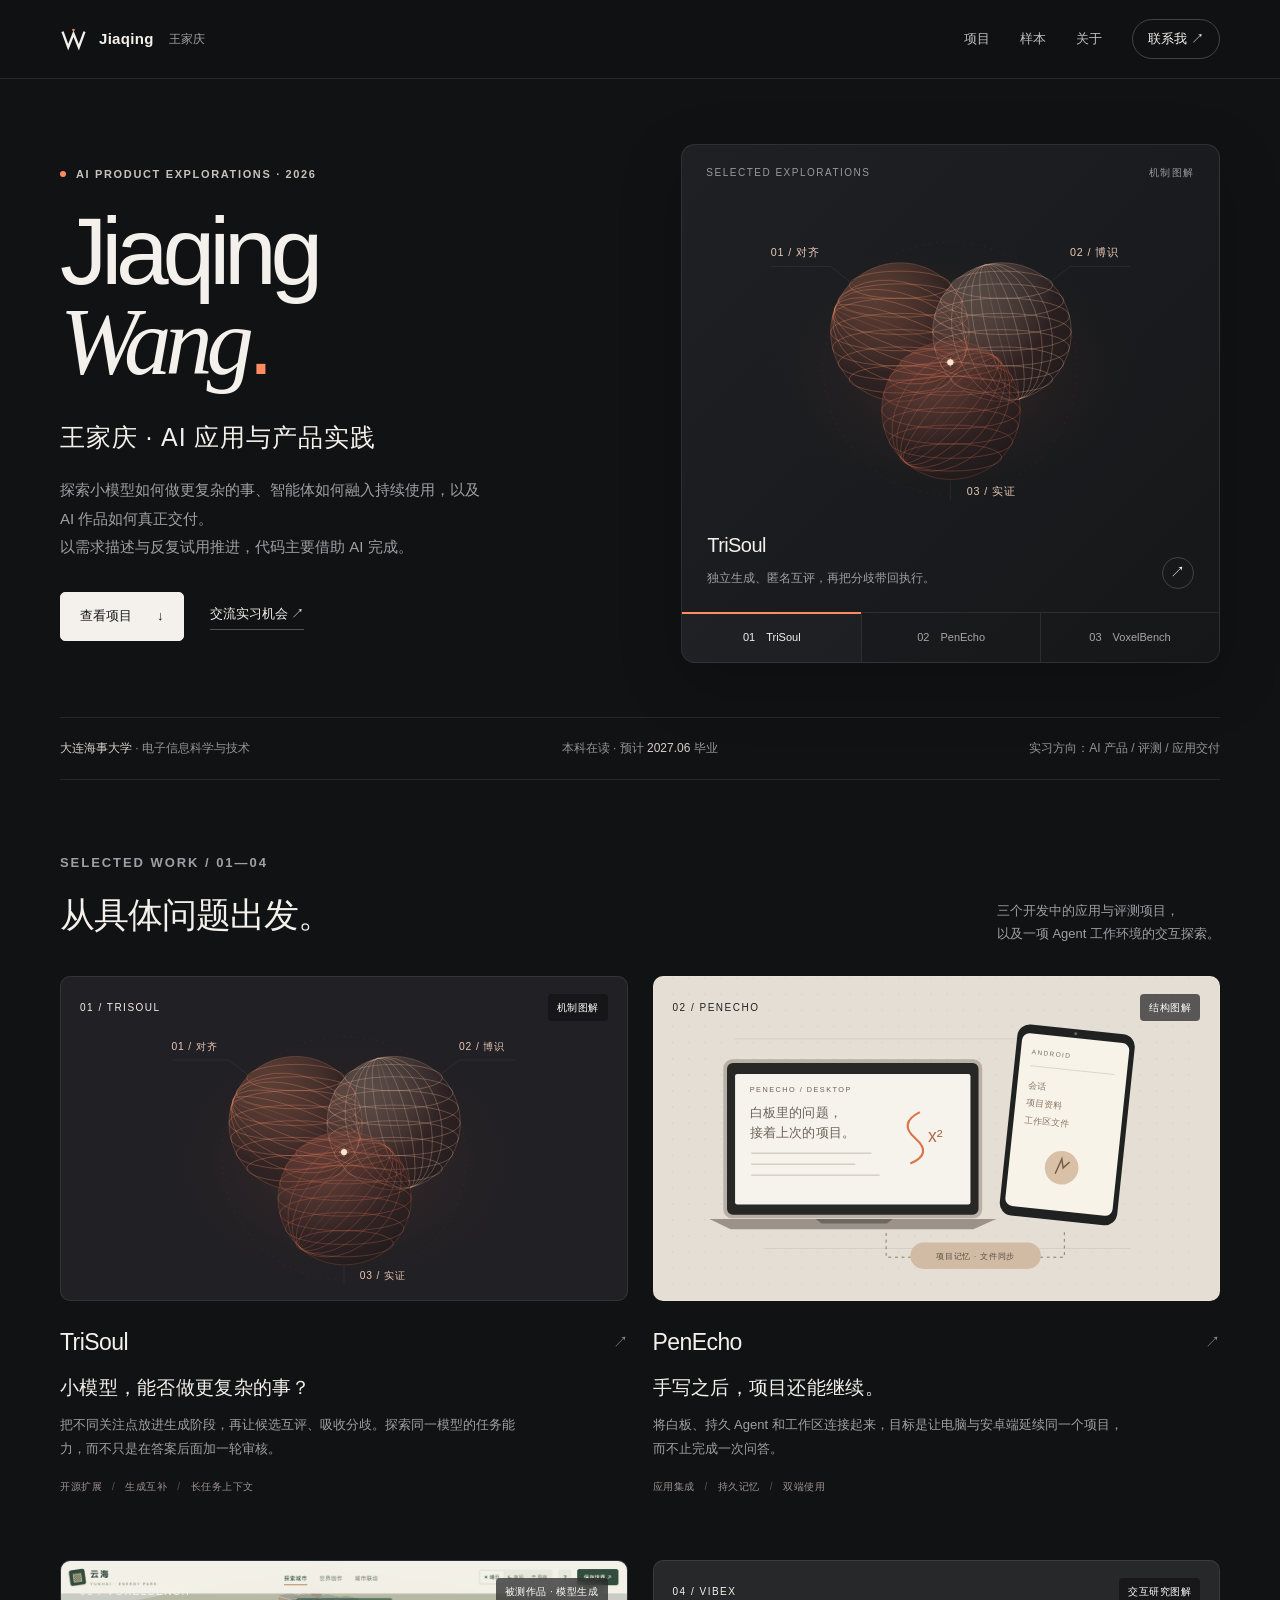
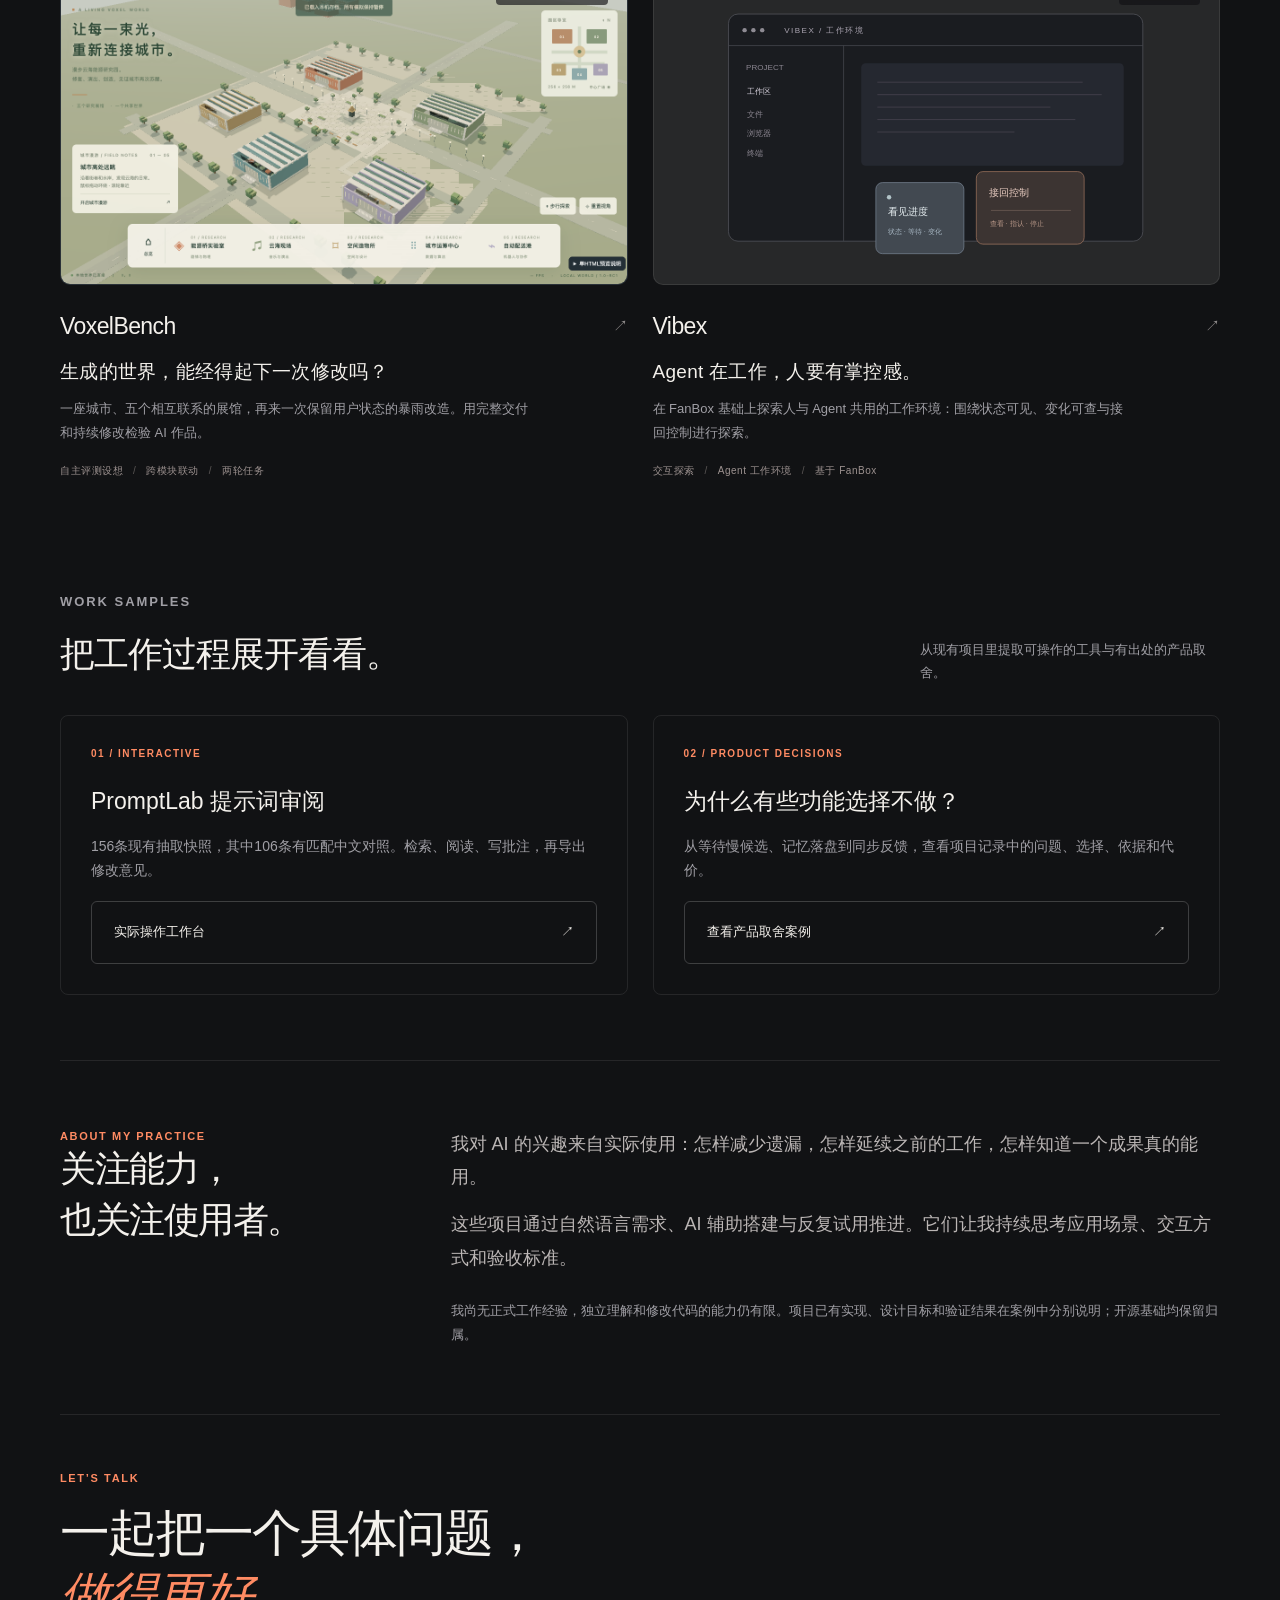
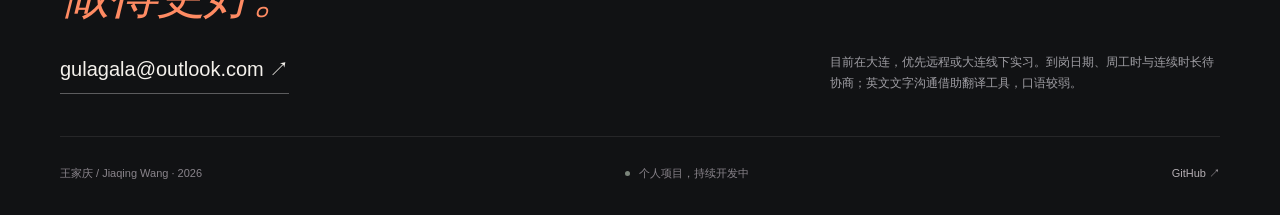
<file: index.html>
<!doctype html><html lang="zh-CN"><head><meta charset="utf-8"><meta name="viewport" content="width=device-width,initial-scale=1"><meta name="theme-color" content="#111214"><meta name="description" content="王家庆的AI应用与产品实践：TriSoul、PenEcho、VoxelBench与Vibex。项目目标、实现范围和真实作品。"><title>王家庆 Jiaqing Wang · AI 应用与产品实践</title><link rel="stylesheet" href="portfolio.css"><script src="portfolio.js" defer></script></head><body><header class="site-header"><div class="wrap nav"><a class="wordmark" href="index.html" aria-label="王家庆作品集首页"><svg viewBox="0 0 28 28" fill="none" aria-hidden="true"><path d="M3 7l5.5 15L14 8l5.5 14L25 7" stroke="currentColor" stroke-width="2.4" stroke-linecap="square"/><path d="M14 3v2" stroke="#ff8b63" stroke-width="2.4"/></svg>Jiaqing<span>王家庆</span></a><nav class="nav-links" aria-label="主导航"><a href="index.html#work">项目</a><a href="index.html#samples">样本</a><a href="index.html#about">关于</a><a class="nav-contact" href="mailto:gulagala@outlook.com">联系我 ↗</a></nav></div></header><main class="wrap"><section class="hero"><div><p class="eyebrow hero-kicker"><span class="dot"></span>AI PRODUCT EXPLORATIONS · 2026</p><h1>Jiaqing<br><em>Wang</em><b>.</b></h1><p class="hero-role">王家庆 · AI 应用与产品实践</p><p class="hero-copy">探索小模型如何做更复杂的事、智能体如何融入持续使用，以及 AI 作品如何真正交付。<br>以需求描述与反复试用推进，代码主要借助 AI 完成。</p><div class="hero-actions"><a class="button" href="#work">查看项目 <span>↓</span></a><a class="text-link" href="mailto:gulagala@outlook.com">交流实习机会 ↗</a></div></div><div class="project-switcher"><div class="switcher-top"><span>SELECTED EXPLORATIONS</span><span id="hero-visual-kind">机制图解</span></div><div class="hero-stage" data-project-panel="trisoul" role="tabpanel" id="hero-trisoul" aria-labelledby="tab-trisoul"><svg viewBox="0 0 720 500" xmlns="http://www.w3.org/2000/svg" role="img" aria-label="三份相同模型的候选从不同关注点生成，再传递分歧的机制图解"><defs><radialGradient id="hero-sphere0" cx="30%" cy="22%" r="90%"><stop stop-color="#ff9466" stop-opacity=".25"/><stop offset=".65" stop-color="#3a2220" stop-opacity=".4"/><stop offset="1" stop-color="#1b1719" stop-opacity=".7"/></radialGradient><radialGradient id="hero-sphere1" cx="30%" cy="22%" r="90%"><stop stop-color="#f0c7ac" stop-opacity=".25"/><stop offset=".65" stop-color="#3a2220" stop-opacity=".4"/><stop offset="1" stop-color="#1b1719" stop-opacity=".7"/></radialGradient><radialGradient id="hero-sphere2" cx="30%" cy="22%" r="90%"><stop stop-color="#d5765e" stop-opacity=".25"/><stop offset=".65" stop-color="#3a2220" stop-opacity=".4"/><stop offset="1" stop-color="#1b1719" stop-opacity=".7"/></radialGradient><radialGradient id="hero-glow"><stop stop-color="#9c523f" stop-opacity=".28"/><stop offset="1" stop-color="#302322" stop-opacity="0"/></radialGradient></defs><ellipse cx="360" cy="270" rx="300" ry="210" fill="url(#hero-glow)"/><g stroke="#b78673" stroke-opacity=".19" fill="none"><path d="M75 104H170L245 163M645 104H550L479 160M360 444V475"/><circle cx="360" cy="266" r="201" stroke-dasharray="2 9"/></g><g transform="translate(280 208)"><circle r="110" fill="url(#hero-sphere0)"/><ellipse rx="110" ry="110" fill="none" stroke="#ff9870" stroke-opacity=".35"/><ellipse rx="110" ry="78" transform="rotate(20)" fill="none" stroke="#ff9870" stroke-width=".65" stroke-opacity=".34"/><ellipse rx="110" ry="60" transform="rotate(20)" fill="none" stroke="#ff9870" stroke-width=".65" stroke-opacity=".34"/><ellipse rx="110" ry="42" transform="rotate(20)" fill="none" stroke="#ff9870" stroke-width=".65" stroke-opacity=".34"/><ellipse rx="110" ry="24" transform="rotate(20)" fill="none" stroke="#ff9870" stroke-width=".65" stroke-opacity=".34"/><ellipse rx="110" ry="6" transform="rotate(20)" fill="none" stroke="#ff9870" stroke-width=".65" stroke-opacity=".34"/><ellipse rx="110" ry="24" transform="rotate(20)" fill="none" stroke="#ff9870" stroke-width=".65" stroke-opacity=".34"/><ellipse rx="110" ry="42" transform="rotate(20)" fill="none" stroke="#ff9870" stroke-width=".65" stroke-opacity=".34"/><ellipse rx="110" ry="60" transform="rotate(20)" fill="none" stroke="#ff9870" stroke-width=".65" stroke-opacity=".34"/><ellipse rx="110" ry="78" transform="rotate(20)" fill="none" stroke="#ff9870" stroke-width=".65" stroke-opacity=".34"/><ellipse cx="0" cy="-75" rx="80.47" ry="21.73" fill="none" stroke="#ff9870" stroke-width=".7" stroke-opacity=".65"/><ellipse cx="0" cy="-50" rx="97.98" ry="26.45" fill="none" stroke="#ff9870" stroke-width=".7" stroke-opacity=".65"/><ellipse cx="0" cy="-25" rx="107.12" ry="28.92" fill="none" stroke="#ff9870" stroke-width=".7" stroke-opacity=".65"/><ellipse cx="0" cy="0" rx="110.00" ry="29.70" fill="none" stroke="#ff9870" stroke-width=".7" stroke-opacity=".65"/><ellipse cx="0" cy="25" rx="107.12" ry="28.92" fill="none" stroke="#ff9870" stroke-width=".7" stroke-opacity=".65"/><ellipse cx="0" cy="50" rx="97.98" ry="26.45" fill="none" stroke="#ff9870" stroke-width=".7" stroke-opacity=".65"/><ellipse cx="0" cy="75" rx="80.47" ry="21.73" fill="none" stroke="#ff9870" stroke-width=".7" stroke-opacity=".65"/></g><g transform="translate(442 208)"><circle r="110" fill="url(#hero-sphere1)"/><ellipse rx="110" ry="110" fill="none" stroke="#f1bea0" stroke-opacity=".35"/><ellipse rx="110" ry="78" transform="rotate(76)" fill="none" stroke="#f1bea0" stroke-width=".65" stroke-opacity=".34"/><ellipse rx="110" ry="60" transform="rotate(76)" fill="none" stroke="#f1bea0" stroke-width=".65" stroke-opacity=".34"/><ellipse rx="110" ry="42" transform="rotate(76)" fill="none" stroke="#f1bea0" stroke-width=".65" stroke-opacity=".34"/><ellipse rx="110" ry="24" transform="rotate(76)" fill="none" stroke="#f1bea0" stroke-width=".65" stroke-opacity=".34"/><ellipse rx="110" ry="6" transform="rotate(76)" fill="none" stroke="#f1bea0" stroke-width=".65" stroke-opacity=".34"/><ellipse rx="110" ry="24" transform="rotate(76)" fill="none" stroke="#f1bea0" stroke-width=".65" stroke-opacity=".34"/><ellipse rx="110" ry="42" transform="rotate(76)" fill="none" stroke="#f1bea0" stroke-width=".65" stroke-opacity=".34"/><ellipse rx="110" ry="60" transform="rotate(76)" fill="none" stroke="#f1bea0" stroke-width=".65" stroke-opacity=".34"/><ellipse rx="110" ry="78" transform="rotate(76)" fill="none" stroke="#f1bea0" stroke-width=".65" stroke-opacity=".34"/><ellipse cx="0" cy="-75" rx="80.47" ry="21.73" fill="none" stroke="#f1bea0" stroke-width=".7" stroke-opacity=".65"/><ellipse cx="0" cy="-50" rx="97.98" ry="26.45" fill="none" stroke="#f1bea0" stroke-width=".7" stroke-opacity=".65"/><ellipse cx="0" cy="-25" rx="107.12" ry="28.92" fill="none" stroke="#f1bea0" stroke-width=".7" stroke-opacity=".65"/><ellipse cx="0" cy="0" rx="110.00" ry="29.70" fill="none" stroke="#f1bea0" stroke-width=".7" stroke-opacity=".65"/><ellipse cx="0" cy="25" rx="107.12" ry="28.92" fill="none" stroke="#f1bea0" stroke-width=".7" stroke-opacity=".65"/><ellipse cx="0" cy="50" rx="97.98" ry="26.45" fill="none" stroke="#f1bea0" stroke-width=".7" stroke-opacity=".65"/><ellipse cx="0" cy="75" rx="80.47" ry="21.73" fill="none" stroke="#f1bea0" stroke-width=".7" stroke-opacity=".65"/></g><g transform="translate(361 332)"><circle r="110" fill="url(#hero-sphere2)"/><ellipse rx="110" ry="110" fill="none" stroke="#db7052" stroke-opacity=".35"/><ellipse rx="110" ry="78" transform="rotate(132)" fill="none" stroke="#db7052" stroke-width=".65" stroke-opacity=".34"/><ellipse rx="110" ry="60" transform="rotate(132)" fill="none" stroke="#db7052" stroke-width=".65" stroke-opacity=".34"/><ellipse rx="110" ry="42" transform="rotate(132)" fill="none" stroke="#db7052" stroke-width=".65" stroke-opacity=".34"/><ellipse rx="110" ry="24" transform="rotate(132)" fill="none" stroke="#db7052" stroke-width=".65" stroke-opacity=".34"/><ellipse rx="110" ry="6" transform="rotate(132)" fill="none" stroke="#db7052" stroke-width=".65" stroke-opacity=".34"/><ellipse rx="110" ry="24" transform="rotate(132)" fill="none" stroke="#db7052" stroke-width=".65" stroke-opacity=".34"/><ellipse rx="110" ry="42" transform="rotate(132)" fill="none" stroke="#db7052" stroke-width=".65" stroke-opacity=".34"/><ellipse rx="110" ry="60" transform="rotate(132)" fill="none" stroke="#db7052" stroke-width=".65" stroke-opacity=".34"/><ellipse rx="110" ry="78" transform="rotate(132)" fill="none" stroke="#db7052" stroke-width=".65" stroke-opacity=".34"/><ellipse cx="0" cy="-75" rx="80.47" ry="21.73" fill="none" stroke="#db7052" stroke-width=".7" stroke-opacity=".65"/><ellipse cx="0" cy="-50" rx="97.98" ry="26.45" fill="none" stroke="#db7052" stroke-width=".7" stroke-opacity=".65"/><ellipse cx="0" cy="-25" rx="107.12" ry="28.92" fill="none" stroke="#db7052" stroke-width=".7" stroke-opacity=".65"/><ellipse cx="0" cy="0" rx="110.00" ry="29.70" fill="none" stroke="#db7052" stroke-width=".7" stroke-opacity=".65"/><ellipse cx="0" cy="25" rx="107.12" ry="28.92" fill="none" stroke="#db7052" stroke-width=".7" stroke-opacity=".65"/><ellipse cx="0" cy="50" rx="97.98" ry="26.45" fill="none" stroke="#db7052" stroke-width=".7" stroke-opacity=".65"/><ellipse cx="0" cy="75" rx="80.47" ry="21.73" fill="none" stroke="#db7052" stroke-width=".7" stroke-opacity=".65"/></g><g font-family="-apple-system,Arial,sans-serif" font-size="17" letter-spacing="1.4" fill="#e9c8b6"><text x="75" y="88">01 / 对齐</text><text x="550" y="88">02 / 博识</text><text x="386" y="466">03 / 实证</text></g><circle cx="360" cy="256" r="5" fill="#ffe3cc"/><path d="M352 256h16M360 248v16" stroke="#ffe3cc" stroke-width=".7"/></svg></div><div class="hero-stage photo" data-project-panel="penecho" role="tabpanel" id="hero-penecho" aria-labelledby="tab-penecho" hidden><img src="assets/penecho-system.svg" alt="有记忆白板智能体的双端结构图解" width="720" height="440"></div><div class="hero-stage photo world" data-project-panel="voxelbench" role="tabpanel" id="hero-voxelbench" aria-labelledby="tab-voxelbench" hidden><img src="assets/voxel-world.png" alt="现有首轮被测作品截图，由模型生成" width="1280" height="720"></div><div class="switcher-caption"><div><strong id="hero-project-title">TriSoul</strong><p id="hero-project-copy">独立生成、匿名互评，再把分歧带回执行。</p></div><a id="hero-project-link" href="projects/trisoul.html" aria-label="查看 TriSoul 案例">↗</a></div><div class="switcher-tabs" role="tablist" aria-label="精选项目"><button id="tab-trisoul" role="tab" data-project-tab="trisoul" aria-selected="true" aria-controls="hero-trisoul">01　TriSoul</button><button id="tab-penecho" role="tab" data-project-tab="penecho" aria-selected="false" aria-controls="hero-penecho" tabindex="-1">02　PenEcho</button><button id="tab-voxelbench" role="tab" data-project-tab="voxelbench" aria-selected="false" aria-controls="hero-voxelbench" tabindex="-1">03　VoxelBench</button></div></div></section><div class="metadata-strip"><span><strong>大连海事大学</strong> · 电子信息科学与技术</span><span>本科在读 · 预计 <strong>2027.06</strong> 毕业</span><span>实习方向：AI 产品 / 评测 / 应用交付</span></div><section id="work"><div class="section-intro"><div><p class="eyebrow accent">SELECTED WORK / 01—04</p><h2>从具体问题出发。</h2></div><p>三个开发中的应用与评测项目，<br>以及一项 Agent 工作环境的交互探索。</p></div><div class="project-grid"><article class="work-card reveal"><a class="work-visual visual-tri" href="projects/trisoul.html"><div class="work-overlay"><span>01 / TRISOUL</span><span class="light-badge">机制图解</span></div><img src="assets/trisoul-system.svg" alt="三个候选与补偿镜头的机制图解" loading="lazy" width="720" height="440"></a><div class="work-caption"><a class="work-title" href="projects/trisoul.html"><h3>TriSoul</h3><span>↗</span></a><h4>小模型，能否做更复杂的事？</h4><p>把不同关注点放进生成阶段，再让候选互评、吸收分歧。探索同一模型的任务能力，而不只是在答案后面加一轮审核。</p><div class="work-tags"><span>开源扩展</span><span>生成互补</span><span>长任务上下文</span></div></div></article><article class="work-card reveal"><a class="work-visual visual-pen" href="projects/penecho.html"><div class="work-overlay"><span>02 / PENECHO</span><span class="light-badge">结构图解</span></div><img src="assets/penecho-system.svg" alt="有记忆的白板智能体双端结构图解" loading="lazy" width="720" height="440"></a><div class="work-caption"><a class="work-title" href="projects/penecho.html"><h3>PenEcho</h3><span>↗</span></a><h4>手写之后，项目还能继续。</h4><p>将白板、持久 Agent 和工作区连接起来，目标是让电脑与安卓端延续同一个项目，而不止完成一次问答。</p><div class="work-tags"><span>应用集成</span><span>持久记忆</span><span>双端使用</span></div></div></article><article class="work-card reveal"><a class="work-visual visual-voxel" href="projects/voxelbench.html"><div class="work-overlay"><span>03 / VOXELBENCH</span><span class="light-badge">被测作品 · 模型生成</span></div><img src="assets/voxel-world.png" alt="VoxelBench现有首轮被测作品截图，由模型生成" loading="lazy" width="720" height="440"></a><div class="work-caption"><a class="work-title" href="projects/voxelbench.html"><h3>VoxelBench</h3><span>↗</span></a><h4>生成的世界，能经得起下一次修改吗？</h4><p>一座城市、五个相互联系的展馆，再来一次保留用户状态的暴雨改造。用完整交付和持续修改检验 AI 作品。</p><div class="work-tags"><span>自主评测设想</span><span>跨模块联动</span><span>两轮任务</span></div></div></article><article class="work-card reveal"><a class="work-visual visual-vibe" href="projects/vibex.html"><div class="work-overlay"><span>04 / VIBEX</span><span class="light-badge">交互研究图解</span></div><img src="assets/vibex-study.svg" alt="Vibex工作状态与控制入口的交互研究图解" loading="lazy" width="720" height="440"></a><div class="work-caption"><a class="work-title" href="projects/vibex.html"><h3>Vibex</h3><span>↗</span></a><h4>Agent 在工作，人要有掌控感。</h4><p>在 FanBox 基础上探索人与 Agent 共用的工作环境：围绕状态可见、变化可查与接回控制进行探索。</p><div class="work-tags"><span>交互探索</span><span>Agent 工作环境</span><span>基于 FanBox</span></div></div></article></div></section><section id="samples"><div class="section-intro"><div><p class="eyebrow accent">WORK SAMPLES</p><h2>把工作过程展开看看。</h2></div><p>从现有项目里提取可操作的工具与有出处的产品取舍。</p></div><div class="two-col sample-grid"><article><p class="eyebrow accent">01 / INTERACTIVE</p><h3>PromptLab 提示词审阅</h3><p>156条现有抽取快照，其中106条有匹配中文对照。检索、阅读、写批注，再导出修改意见。</p><a class="link-block" href="samples/promptlab.html"><span>实际操作工作台</span><span>↗</span></a></article><article><p class="eyebrow accent">02 / PRODUCT DECISIONS</p><h3>为什么有些功能选择不做？</h3><p>从等待慢候选、记忆落盘到同步反馈，查看项目记录中的问题、选择、依据和代价。</p><a class="link-block" href="samples/decisions.html"><span>查看产品取舍案例</span><span>↗</span></a></article></div></section><section class="value-statement" id="about"><div><p class="eyebrow accent">ABOUT MY PRACTICE</p><h2>关注能力，<br>也关注使用者。</h2></div><div class="body"><p>我对 AI 的兴趣来自实际使用：怎样减少遗漏，怎样延续之前的工作，怎样知道一个成果真的能用。</p><p>这些项目通过自然语言需求、AI 辅助搭建与反复试用推进。它们让我持续思考应用场景、交互方式和验收标准。</p><p>我尚无正式工作经验，独立理解和修改代码的能力仍有限。项目已有实现、设计目标和验证结果在案例中分别说明；开源基础均保留归属。</p></div></section><section class="contact-section" id="contact"><p class="eyebrow accent">LET’S TALK</p><h2>一起把一个具体问题，<br><em>做得更好。</em></h2><div class="contact-row"><a class="email-link" href="mailto:gulagala@outlook.com">gulagala@outlook.com ↗</a><p class="availability">目前在大连，优先远程或大连线下实习。到岗日期、周工时与连续时长待协商；英文文字沟通借助翻译工具，口语较弱。</p></div></section></main><footer class="wrap"><div class="site-footer"><span>王家庆 / Jiaqing Wang · 2026</span><span class="status"><i></i>个人项目，持续开发中</span><a href="https://github.com/gulagala001">GitHub ↗</a></div></footer></body></html>
</file>
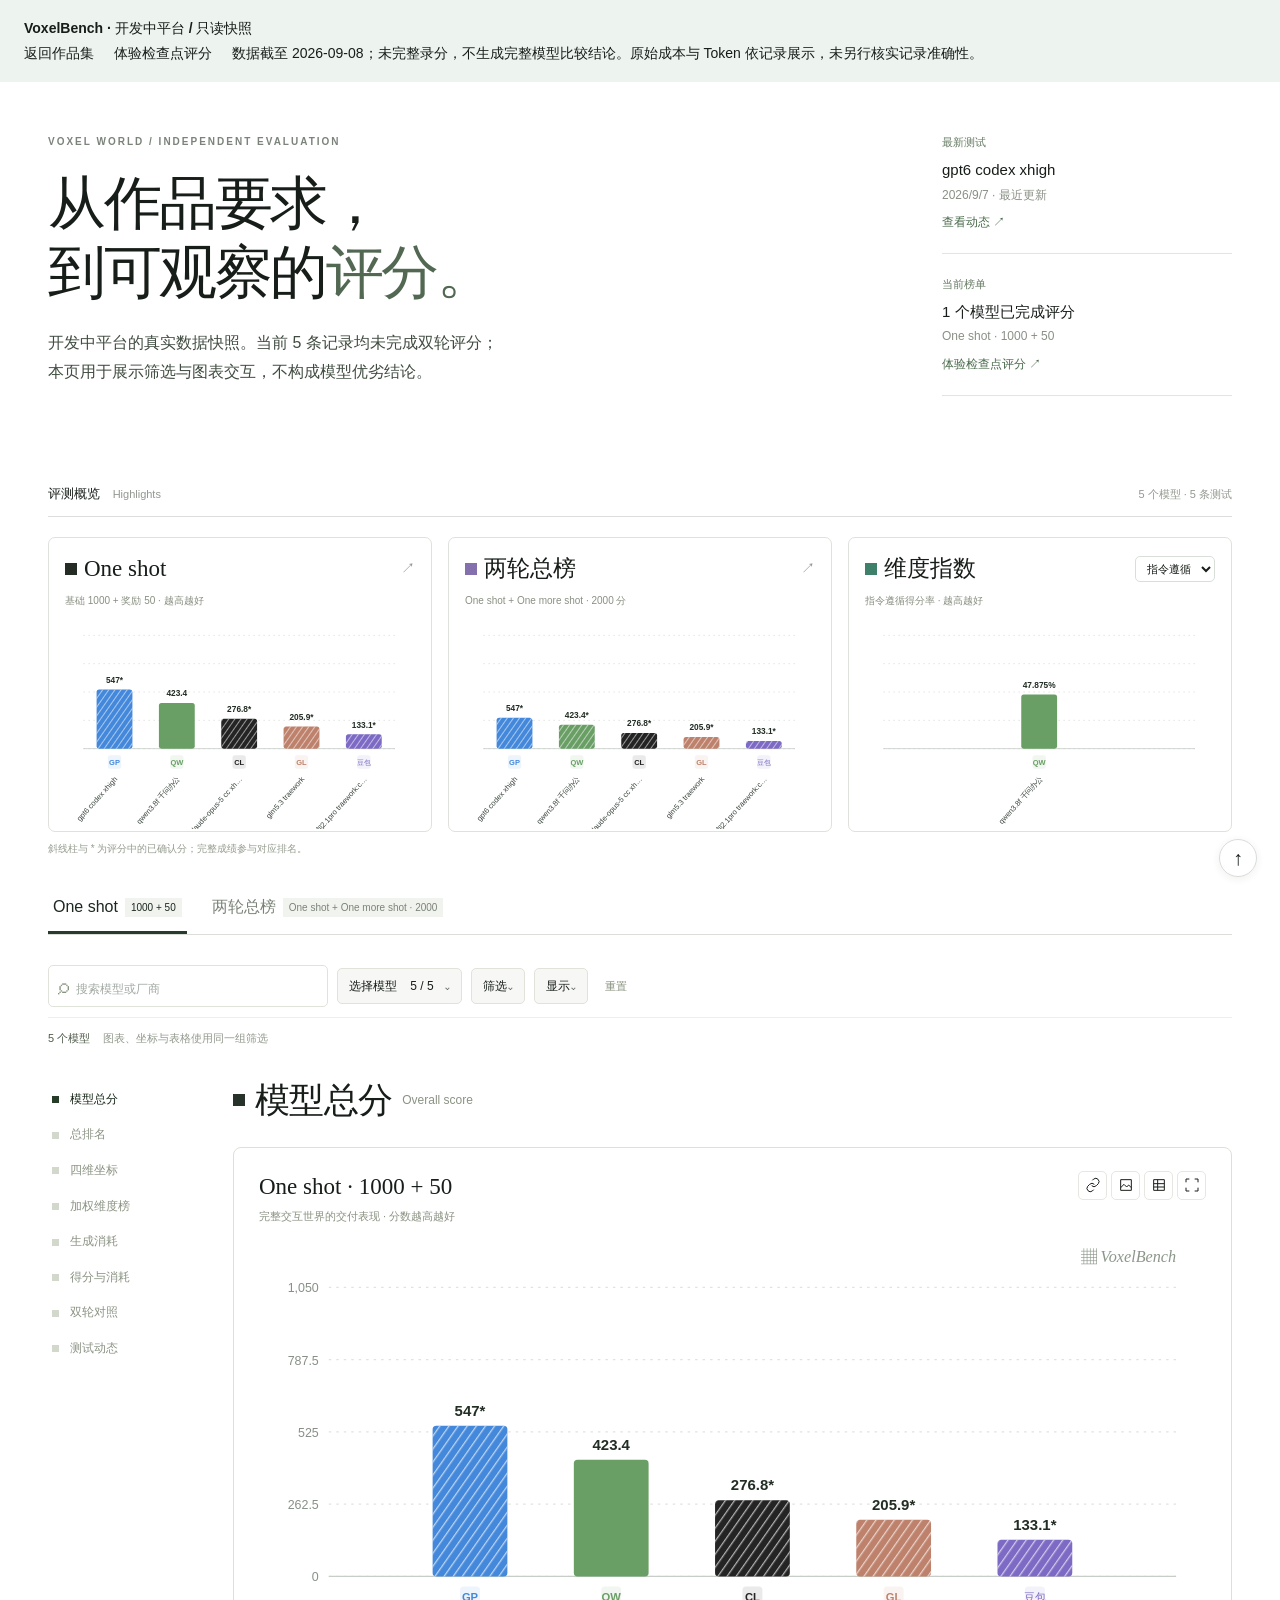
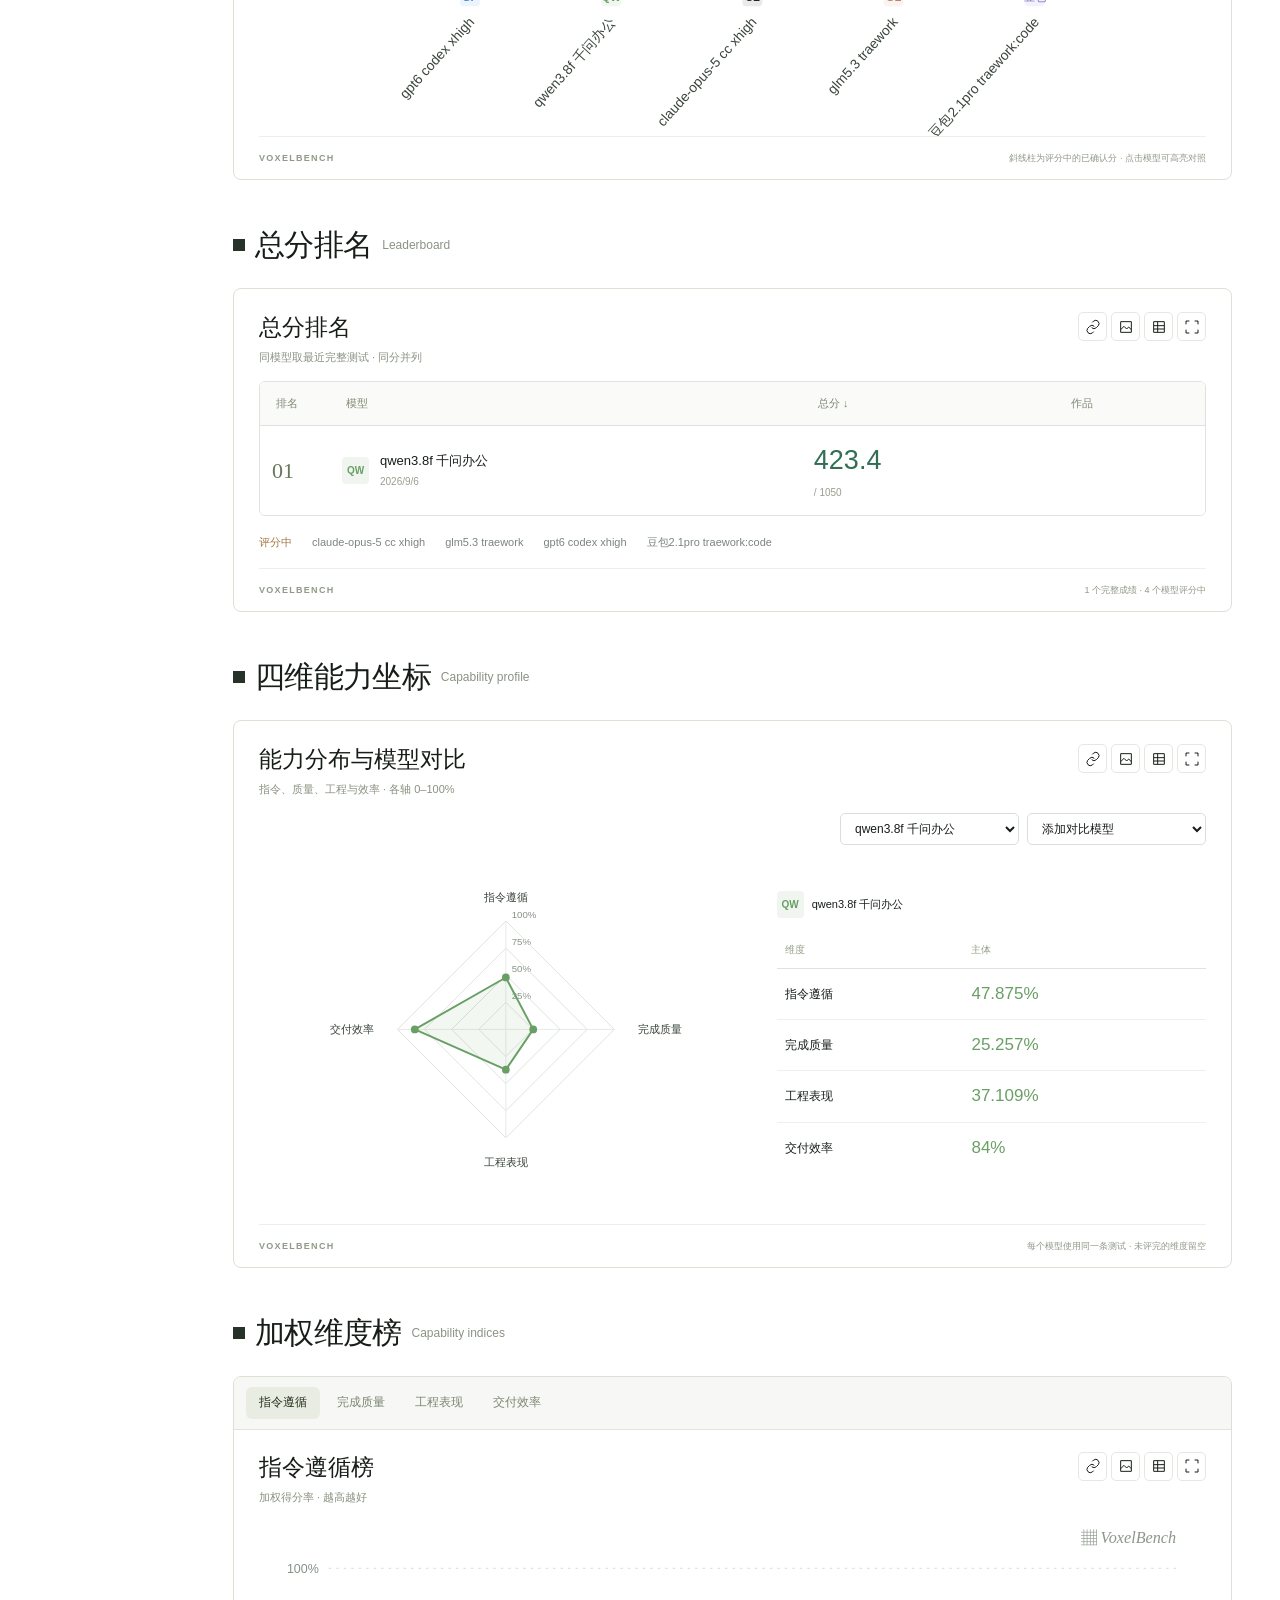
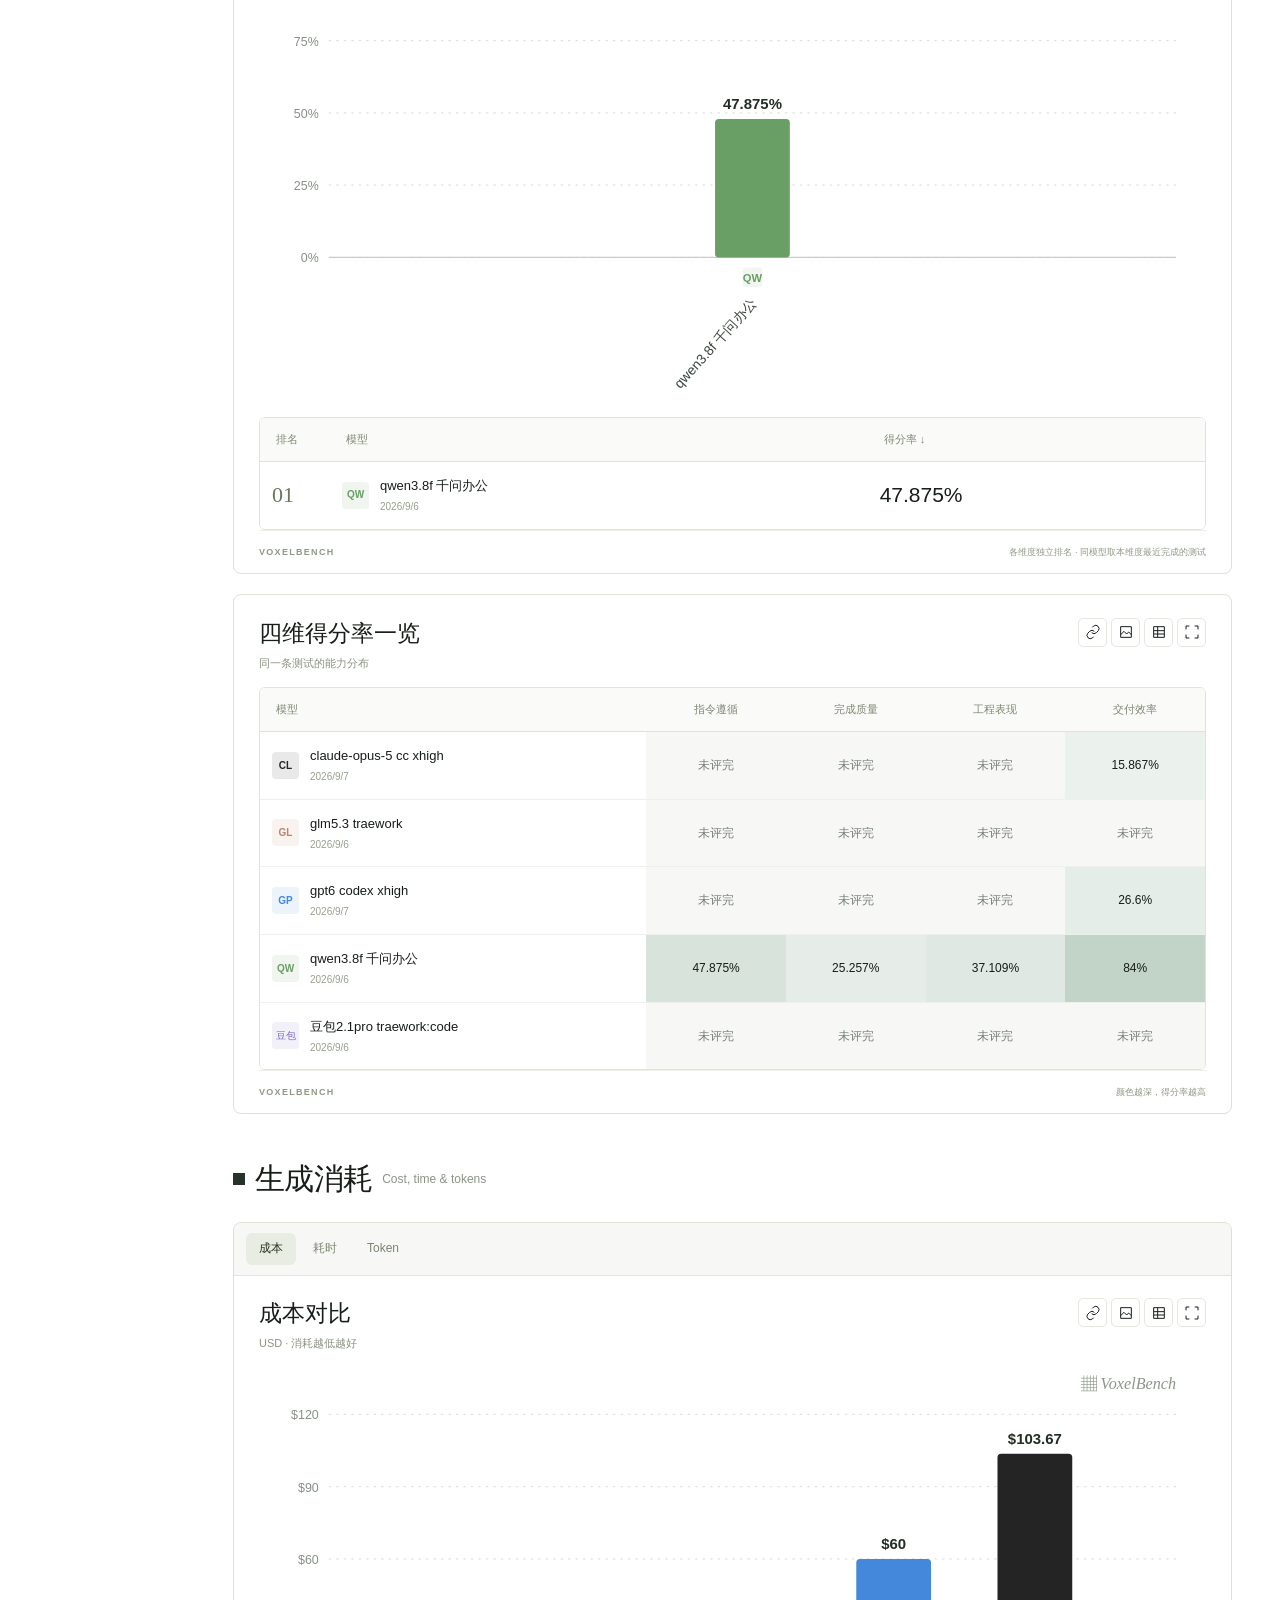
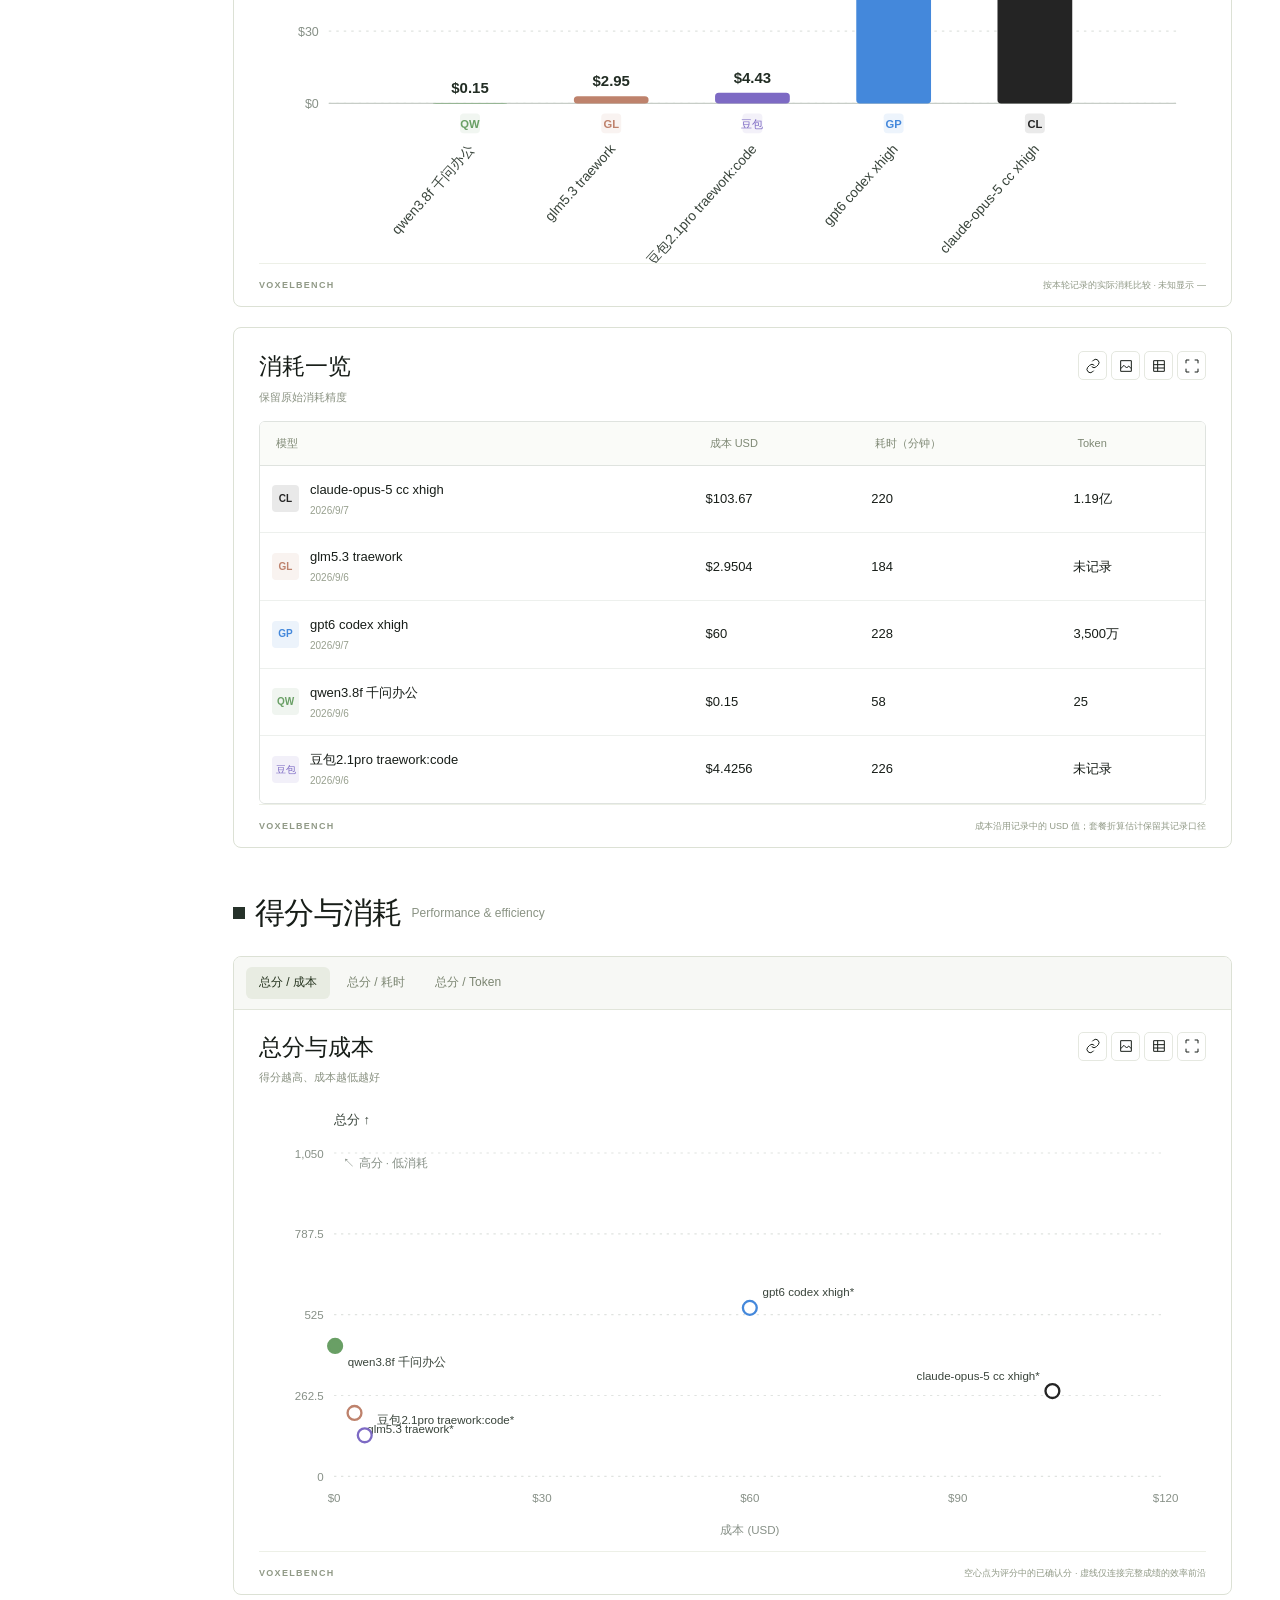
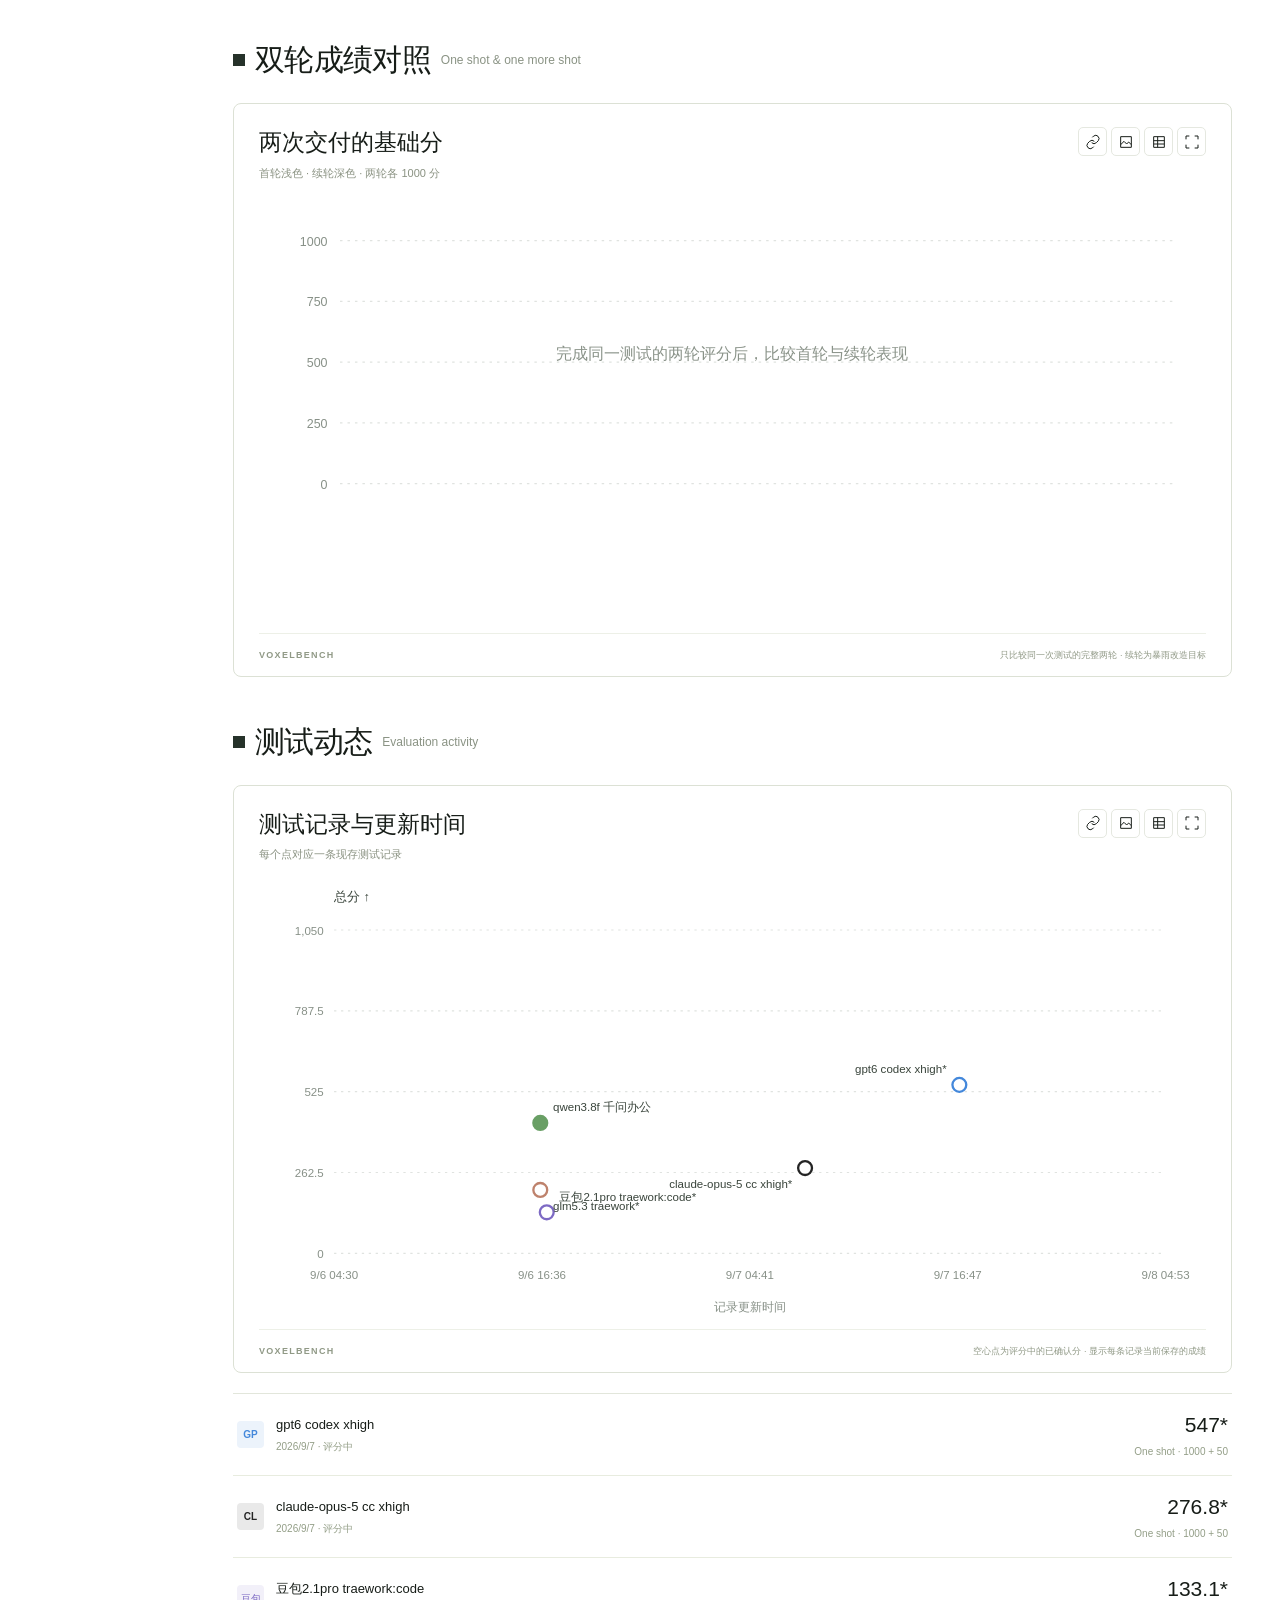
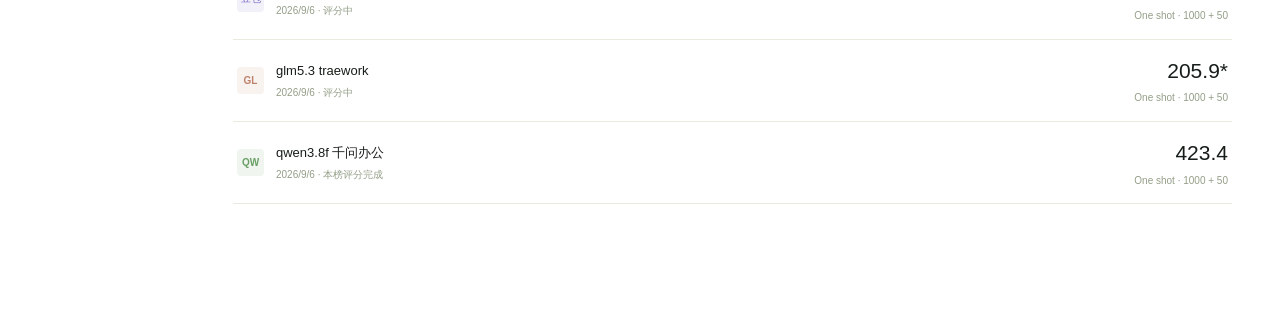
<file: voxelbench/index.html>
<!doctype html>
<html lang="zh-CN"><head><meta charset="utf-8"><meta name="viewport" content="width=device-width,initial-scale=1"><title>VoxelBench 求职展示版</title><link rel="stylesheet" href="public/style.css"><style>.demo-note{padding:16px 24px;background:#edf3ef;font-size:14px;line-height:1.8}.demo-note a{margin-right:20px}.demo-note strong{display:block}.topbar{position:static}#toast{position:fixed;bottom:20px;left:20px;background:#193e31;color:white;padding:12px;z-index:99}#toast:empty{display:none}</style></head><body>
<header class="demo-note"><strong>VoxelBench · 开发中平台 / 只读快照</strong><a href="../index.html">返回作品集</a><a href="scoring-demo.html">体验检查点评分</a>数据截至 2026-09-08；未完整录分，不生成完整模型比较结论。原始成本与 Token 依记录展示，未另行核实记录准确性。</header>
<main id="app"></main><div id="toast" role="status"></div>
<script type="module">
import {renderBoard} from './public/board.js';
let toastTimer;
const runs=await fetch('./runs.json').then(r=>{if(!r.ok)throw new Error('数据读取失败');return r.json()});
const render=()=>renderBoard(runs,{previewButtons:()=>'',notify:message=>{document.querySelector('#toast').textContent=message;clearTimeout(toastTimer);toastTimer=setTimeout(()=>document.querySelector('#toast').textContent='',4000)}});
render();window.addEventListener('hashchange',render);
</script></body></html>
</file>
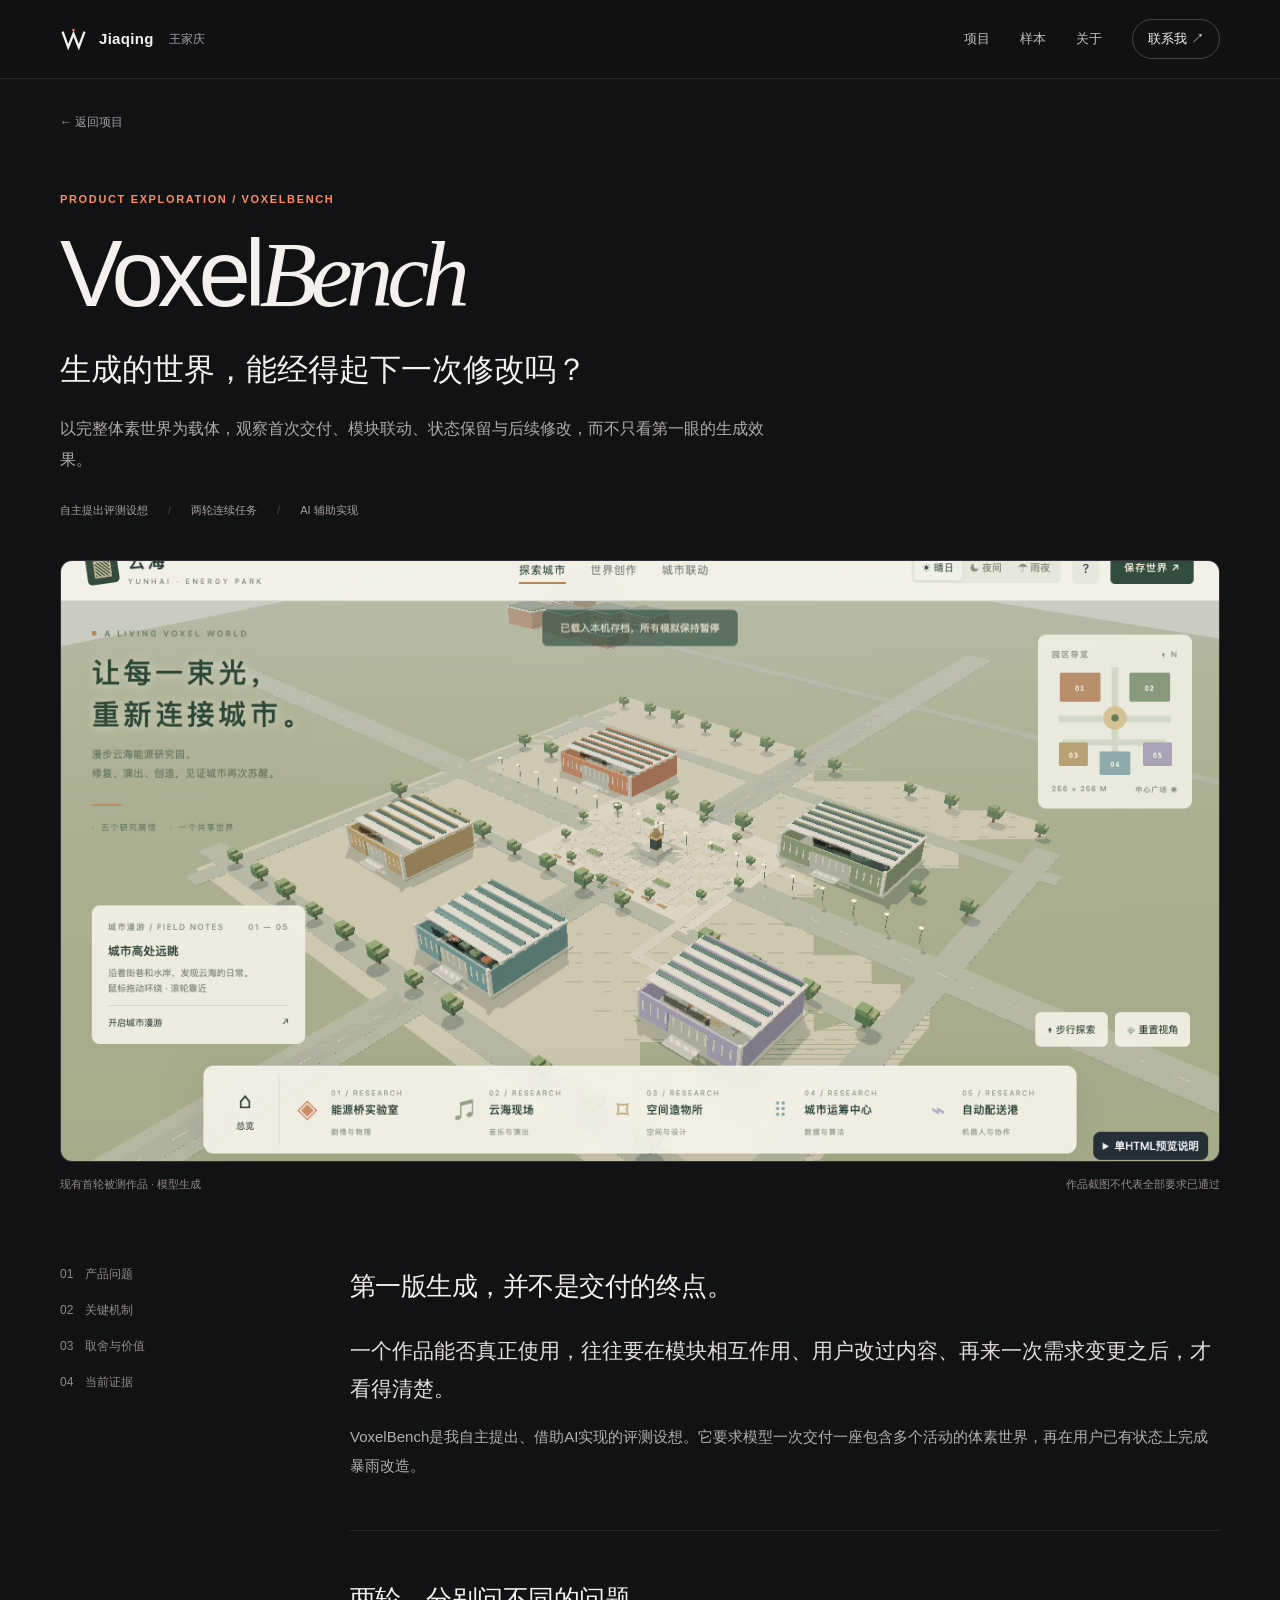
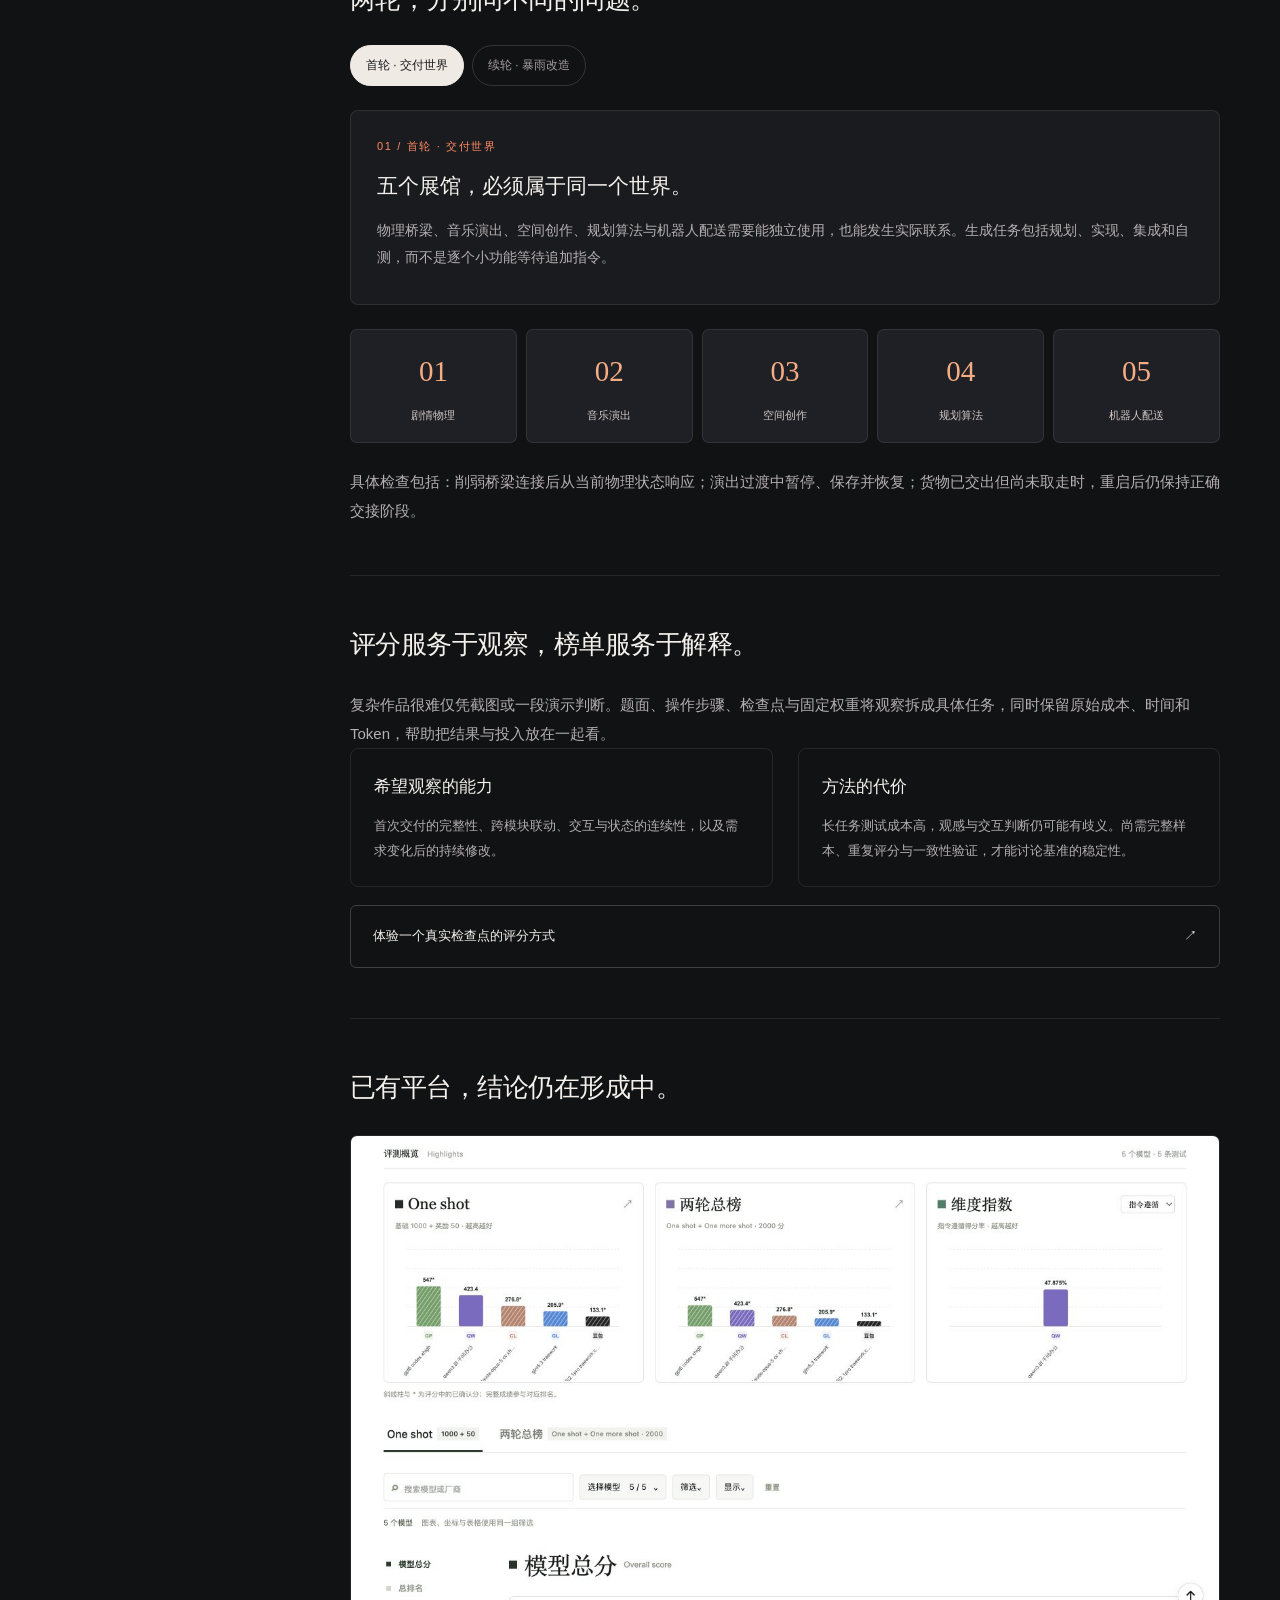
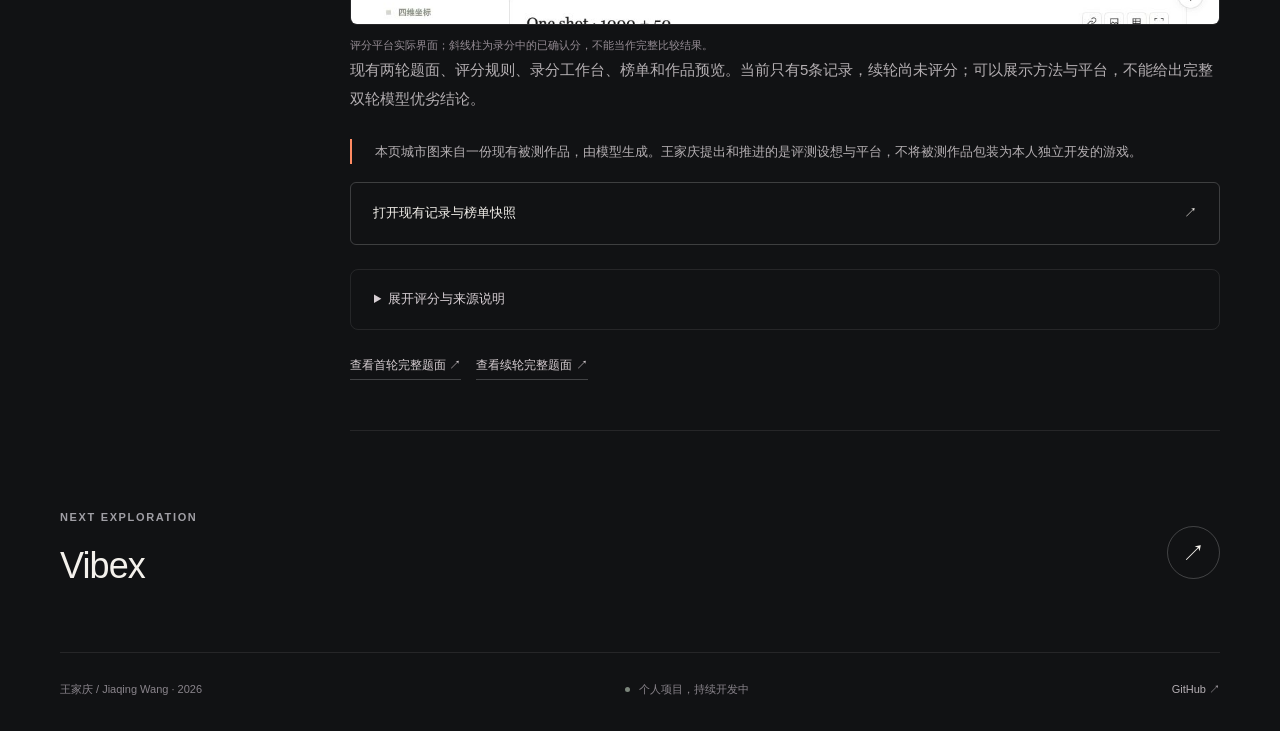
<file: project-case.html>
<!doctype html><html lang="zh-CN"><meta charset="utf-8"><meta name="viewport" content="width=device-width,initial-scale=1"><title>项目案例</title><link rel="stylesheet" href="portfolio.css"><main class="wrap loading-note"><h1>项目案例</h1><p><a href="projects/trisoul.html">TriSoul</a> · <a href="projects/penecho.html">PenEcho</a> · <a href="projects/voxelbench.html">VoxelBench</a> · <a href="projects/vibex.html">Vibex</a></p></main><script>const names=['trisoul','penecho','voxelbench','vibex'];const id=location.hash.slice(1);location.replace('projects/'+(names.includes(id)?id:'voxelbench')+'.html');</script></html>
</file>
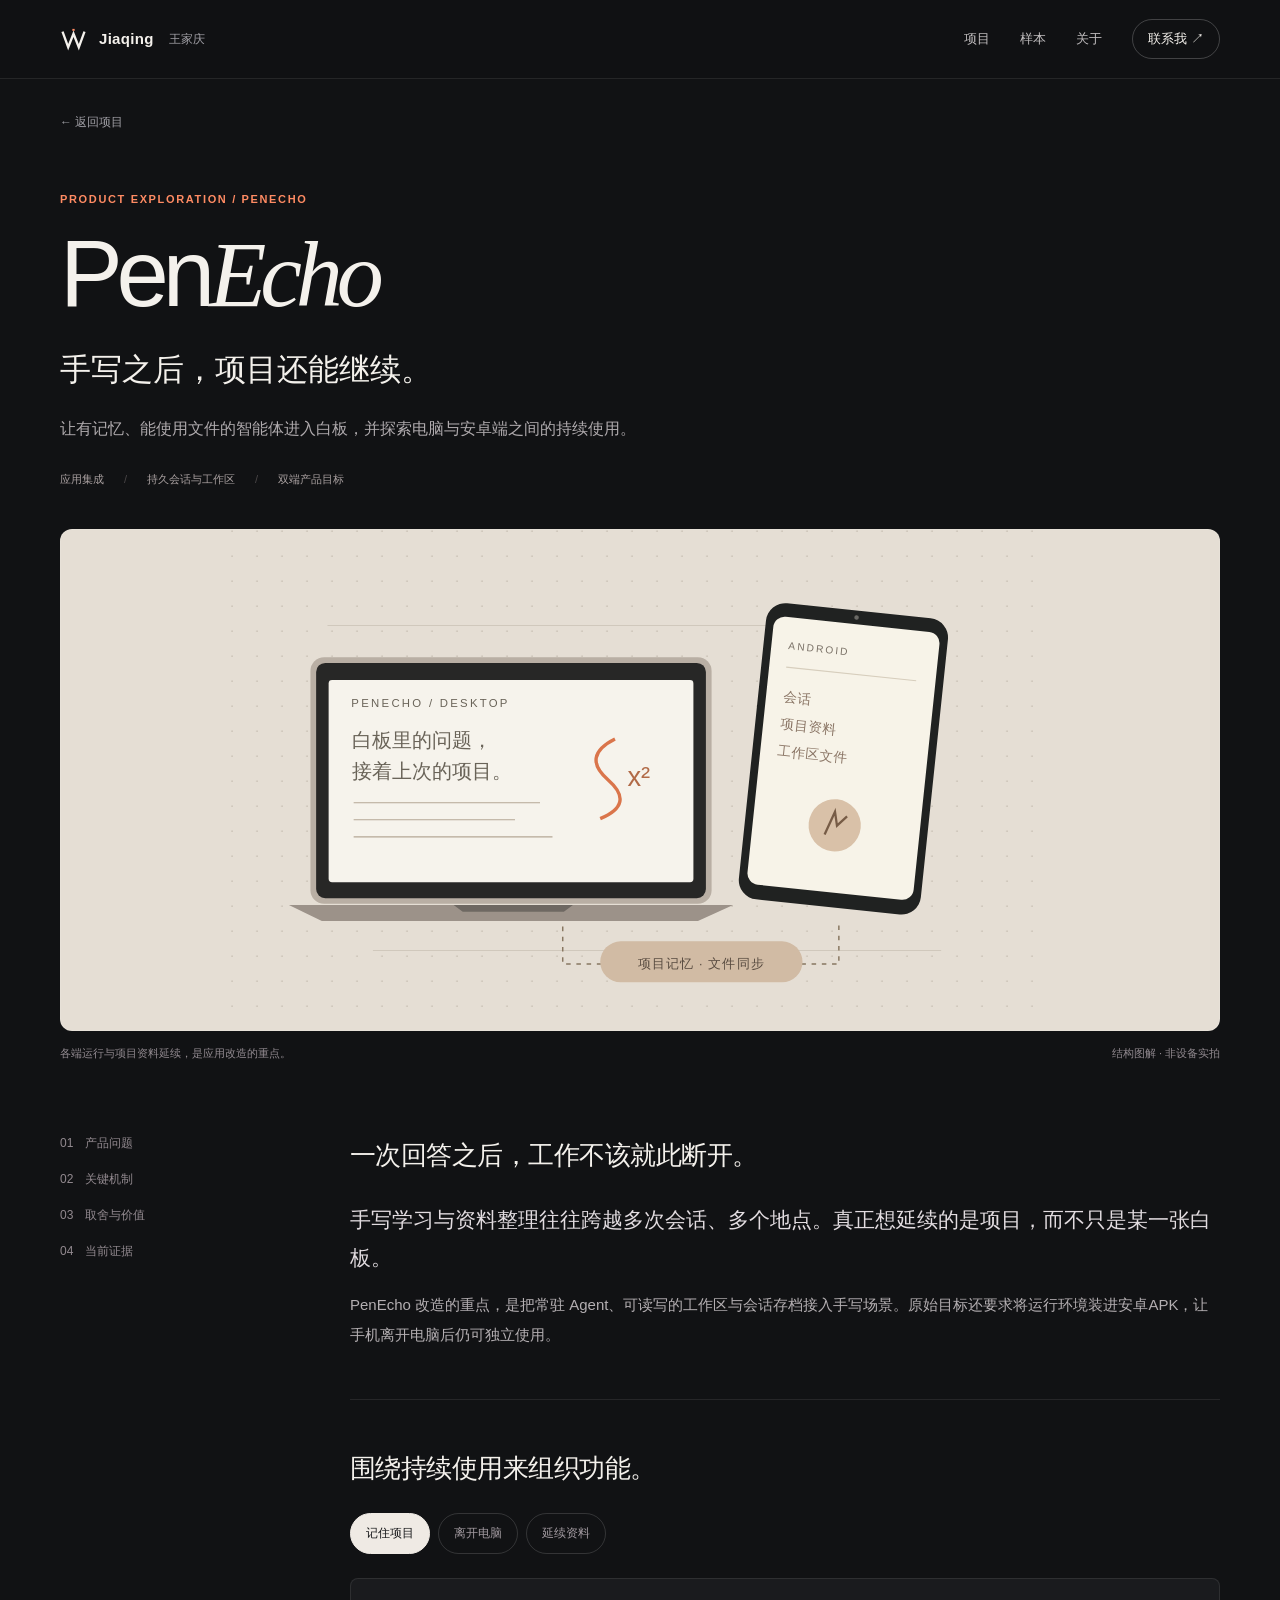
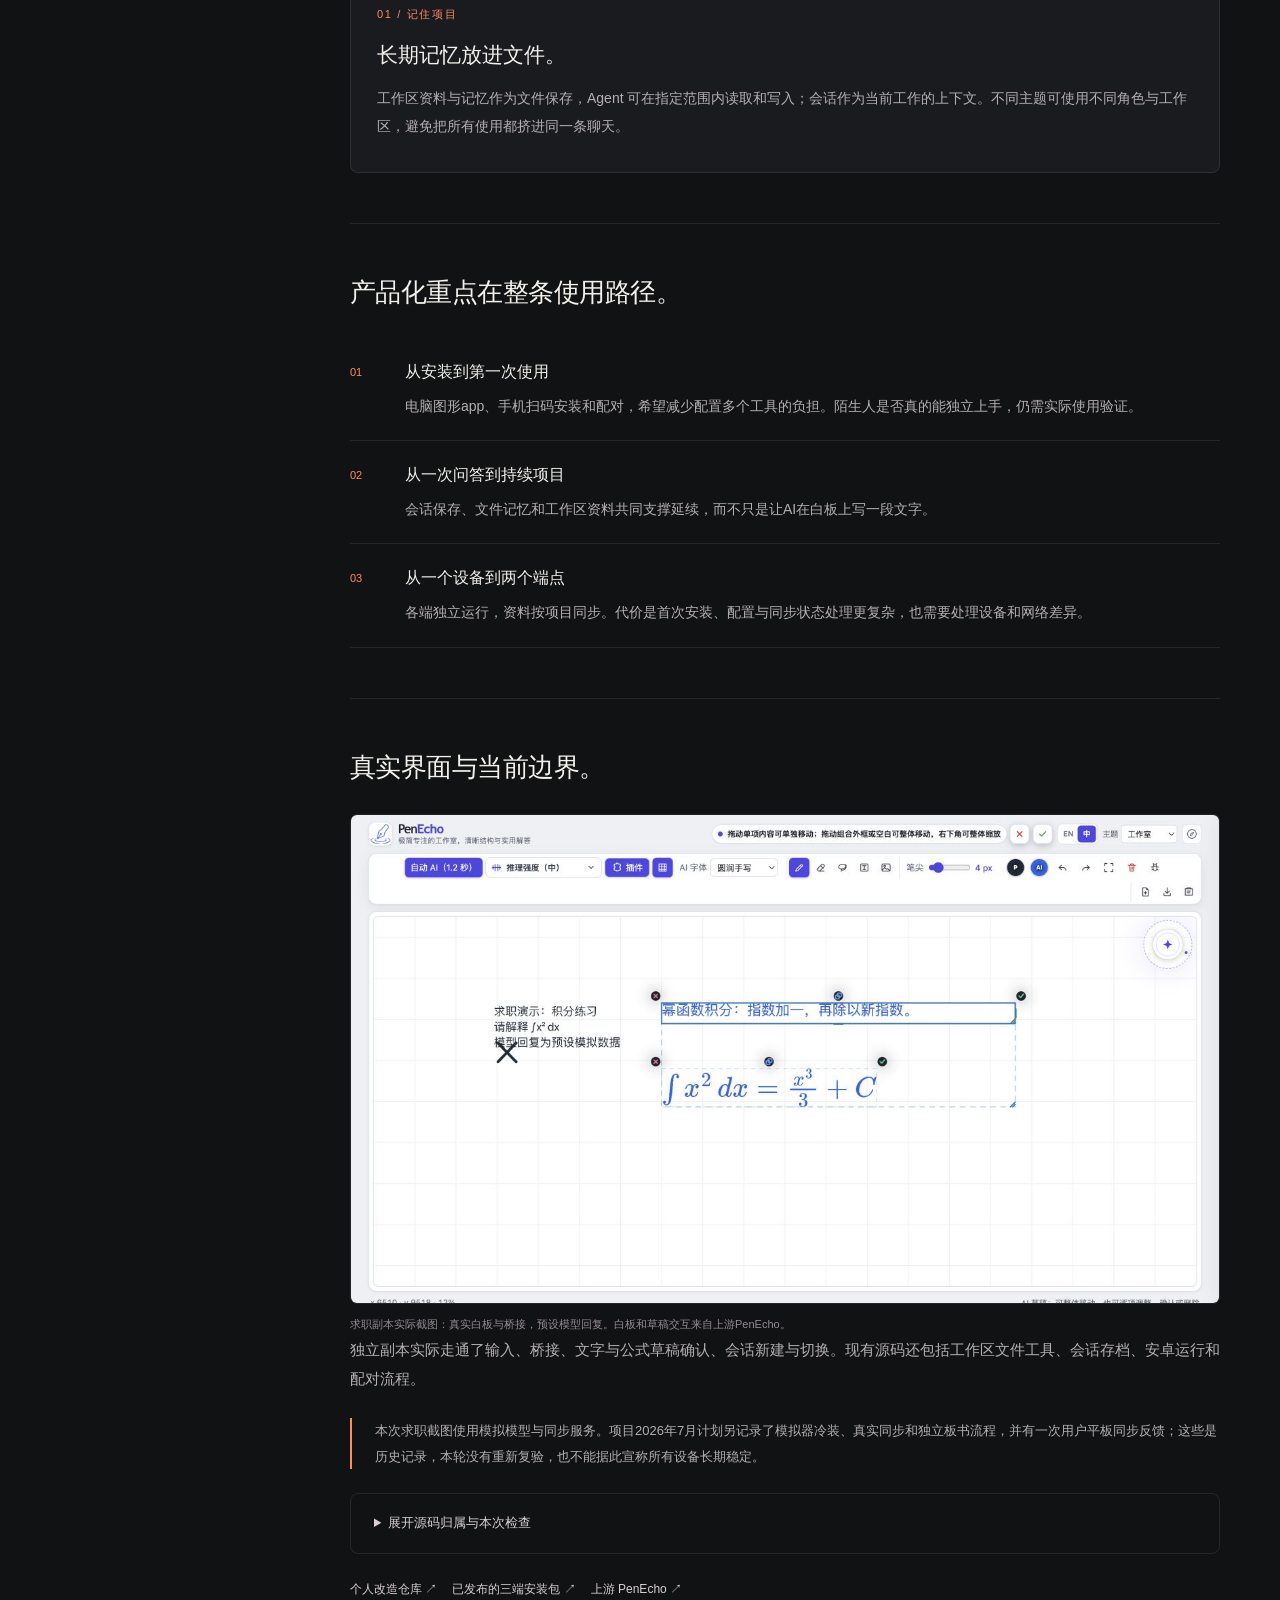
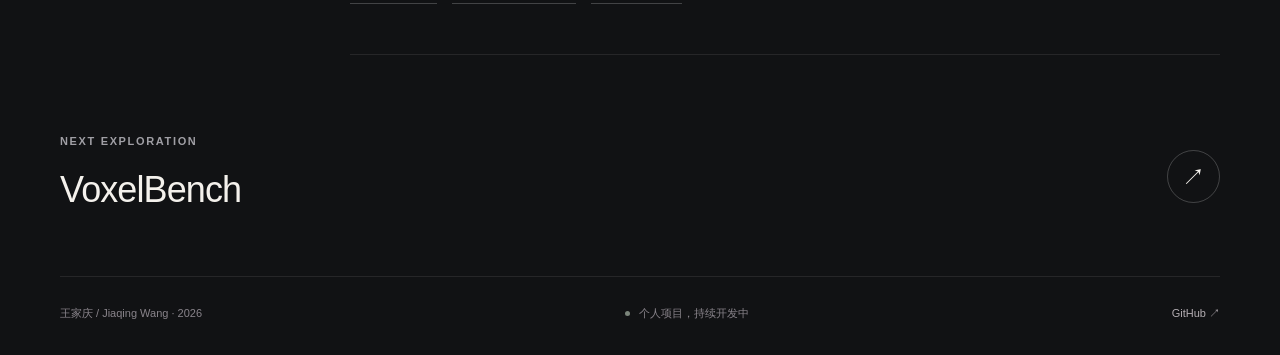
<file: projects/penecho.html>
<!doctype html><html lang="zh-CN"><head><meta charset="utf-8"><meta name="viewport" content="width=device-width,initial-scale=1"><meta name="theme-color" content="#111214"><meta name="description" content="王家庆的AI应用与产品实践：TriSoul、PenEcho、VoxelBench与Vibex。项目目标、实现范围和真实作品。"><title>penecho · 手写之后，项目还能继续。</title><link rel="stylesheet" href="../portfolio.css"><script src="../portfolio.js" defer></script></head><body><header class="site-header"><div class="wrap nav"><a class="wordmark" href="../index.html" aria-label="王家庆作品集首页"><svg viewBox="0 0 28 28" fill="none" aria-hidden="true"><path d="M3 7l5.5 15L14 8l5.5 14L25 7" stroke="currentColor" stroke-width="2.4" stroke-linecap="square"/><path d="M14 3v2" stroke="#ff8b63" stroke-width="2.4"/></svg>Jiaqing<span>王家庆</span></a><nav class="nav-links" aria-label="主导航"><a href="../index.html#work">项目</a><a href="../index.html#samples">样本</a><a href="../index.html#about">关于</a><a class="nav-contact" href="mailto:gulagala@outlook.com">联系我 ↗</a></nav></div></header><main class="wrap"><a class="back-link" href="../index.html#work">← 返回项目</a><section class="case-hero"><p class="eyebrow accent">PRODUCT EXPLORATION / PENECHO</p><h1>Pen<em>Echo</em></h1><h2>手写之后，项目还能继续。</h2><p class="case-lead">让有记忆、能使用文件的智能体进入白板，并探索电脑与安卓端之间的持续使用。</p><div class="case-meta"><span>应用集成</span><span>持久会话与工作区</span><span>双端产品目标</span></div></section><div class="case-art light"><svg viewBox="0 0 720 440" xmlns="http://www.w3.org/2000/svg" role="img" aria-label="电脑与安卓端各自运行，项目记忆和资料通过文件同步的结构图解"><defs><pattern id="dots" width="22" height="22" patternUnits="userSpaceOnUse"><circle cx="1" cy="1" r=".8" fill="#918777" opacity=".3"/></pattern></defs><rect width="720" height="440" fill="url(#dots)"/><path d="M85 84H475M125 370H625" stroke="#8f8273" stroke-opacity=".25"/><rect x="70" y="112" width="353" height="217" rx="12" fill="#b9afa4"/><rect x="75" y="117" width="343" height="207" rx="8" fill="#272726"/><rect x="86" y="132" width="321" height="178" rx="3" fill="#f6f3ec"/><path d="M51 330h391l-31 14H80z" fill="#9c9289"/><path d="M196 330h105l-8 6h-89z" fill="#6e6862"/><g fill="#696358" font-family="-apple-system,sans-serif"><text x="106" y="156" font-size="10" letter-spacing="2">PENECHO / DESKTOP</text><text x="107" y="191" font-size="18">白板里的问题，</text><text x="107" y="218" font-size="18">接着上次的项目。</text><path d="M108 240H272M108 255H250M108 270H283" stroke="#b5a897"/><path d="M338 184q-30 15-6 36t-7 34" fill="none" stroke="#da754b" stroke-width="3"/><text x="349" y="225" font-size="24" fill="#b16a47">x²</text></g><g transform="rotate(6 535 206)"><rect x="458" y="70" width="161" height="262" rx="17" fill="#202221"/><rect x="465" y="82" width="147" height="237" rx="10" fill="#f7f3e8"/><circle cx="537" cy="76" r="2" fill="#6a6965"/><text x="480" y="110" fill="#797066" font-family="-apple-system,sans-serif" font-size="9" letter-spacing="1.8">ANDROID</text><path d="M480 126H595" stroke="#d7cebd"/><g fill="#8a7565" font-family="-apple-system,sans-serif" font-size="12"><text x="480" y="156">会话</text><text x="480" y="180">项目资料</text><text x="480" y="204">工作区文件</text></g><circle cx="537" cy="260" r="23" fill="#d9c1a8"/><path d="M529 269l7-21 3 12 8-9" stroke="#775c46" fill="none" stroke-width="2"/></g><path d="M292 349v33H535v-38" stroke="#887761" stroke-width="1.3" stroke-dasharray="4 5" fill="none"/><rect x="325" y="362" width="178" height="36" rx="18" fill="#d1bba4"/><text x="414" y="385" text-anchor="middle" fill="#594c41" font-size="11" font-family="-apple-system,sans-serif" letter-spacing="1">项目记忆 · 文件同步</text></svg></div><p class="caption"><span>各端运行与项目资料延续，是应用改造的重点。</span><span>结构图解 · 非设备实拍</span></p><div class="case-content"><nav class="case-nav" aria-label="案例目录"><a href="#problem">01　产品问题</a><a href="#mechanism">02　关键机制</a><a href="#tradeoff">03　取舍与价值</a><a href="#evidence">04　当前证据</a></nav><div><section class="case-section" id="problem"><h2>一次回答之后，工作不该就此断开。</h2><p class="large-copy">手写学习与资料整理往往跨越多次会话、多个地点。真正想延续的是项目，而不只是某一张白板。</p><p>PenEcho 改造的重点，是把常驻 Agent、可读写的工作区与会话存档接入手写场景。原始目标还要求将运行环境装进安卓APK，让手机离开电脑后仍可独立使用。</p></section><section class="case-section" id="mechanism"><h2>围绕持续使用来组织功能。</h2><div data-mechanism><div class="mechanism-tabs" role="tablist" aria-label="案例机制"><button role="tab" id="pen-tab-0" aria-controls="pen-panel-0" aria-selected="true" tabindex="0">记住项目</button><button role="tab" id="pen-tab-1" aria-controls="pen-panel-1" aria-selected="false" tabindex="-1">离开电脑</button><button role="tab" id="pen-tab-2" aria-controls="pen-panel-2" aria-selected="false" tabindex="-1">延续资料</button></div><div class="mechanism-panel" role="tabpanel" id="pen-panel-0" aria-labelledby="pen-tab-0" ><span class="step-index">01 / 记住项目</span><h3>长期记忆放进文件。</h3><p>工作区资料与记忆作为文件保存，Agent 可在指定范围内读取和写入；会话作为当前工作的上下文。不同主题可使用不同角色与工作区，避免把所有使用都挤进同一条聊天。</p></div><div class="mechanism-panel" role="tabpanel" id="pen-panel-1" aria-labelledby="pen-tab-1" hidden><span class="step-index">02 / 离开电脑</span><h3>安卓端也有自己的运行环境。</h3><p>原始目标是安卓单APK内置白板、桥接与运行环境。它不是电脑屏幕的投影；离开电脑后仍需联网调用模型，不能理解为离线大模型。现有源码、公开安装包与历史模拟器运行记录形成对应证据；跨设备长期稳定性仍需继续验证。</p></div><div class="mechanism-panel" role="tabpanel" id="pen-panel-2" aria-labelledby="pen-tab-2" hidden><span class="step-index">03 / 延续资料</span><h3>同步文件，也保留选择。</h3><p>电脑与安卓端通过Syncthing同步项目文件夹，可选择双向或单向同步。配对与安装引导服务于普通使用者上手；同步引擎来自上游，本项目做流程集成。</p></div></div></section><section class="case-section" id="tradeoff"><h2>产品化重点在整条使用路径。</h2><ul class="feature-points"><li><div><strong>从安装到第一次使用</strong><p>电脑图形app、手机扫码安装和配对，希望减少配置多个工具的负担。陌生人是否真的能独立上手，仍需实际使用验证。</p></div></li><li><div><strong>从一次问答到持续项目</strong><p>会话保存、文件记忆和工作区资料共同支撑延续，而不只是让AI在白板上写一段文字。</p></div></li><li><div><strong>从一个设备到两个端点</strong><p>各端独立运行，资料按项目同步。代价是首次安装、配置与同步状态处理更复杂，也需要处理设备和网络差异。</p></div></li></ul></section><section class="case-section" id="evidence"><h2>真实界面与当前边界。</h2><figure class="gallery"><a href="../assets/penecho-draft.png"><img src="../assets/penecho-draft.png" alt="真实PenEcho白板里的文字与公式草稿，回复为预设模拟数据" loading="lazy"></a><figcaption>求职副本实际截图：真实白板与桥接，预设模型回复。白板和草稿交互来自上游PenEcho。</figcaption></figure><p>独立副本实际走通了输入、桥接、文字与公式草稿确认、会话新建与切换。现有源码还包括工作区文件工具、会话存档、安卓运行和配对流程。</p><div class="scope-box"><p>本次求职截图使用模拟模型与同步服务。项目2026年7月计划另记录了模拟器冷装、真实同步和独立板书流程，并有一次用户平板同步反馈；这些是历史记录，本轮没有重新复验，也不能据此宣称所有设备长期稳定。</p></div><details><summary>展开源码归属与本次检查</summary><p>PenEcho提供白板；pi提供Agent运行时；Syncthing提供同步。个人项目在这些基础上进行桥接、会话、文件工具与双端应用集成。此前103项限定范围检查及本次演示由求职助手执行，不计为本人独立开发或调试能力。公开v1.1.0发行资产包括安卓APK、macOS DMG与Windows ZIP；v1.0.1发行说明记录了同步进度可见性和安卓端同步路径修复。公开v1.1.0发行资产包括安卓APK、macOS DMG与Windows ZIP；v1.0.1发行说明记录了同步进度可见性和安卓端同步路径修复。</p><figure class="gallery"><img src="../assets/penecho-sessions.png" alt="真实控制台的会话与模拟故障重试记录" loading="lazy"><figcaption>真实控制台；一次模拟上游错误后出现重试。安装门户未启动，未配对设备。</figcaption></figure></details><div class="source-links"><a href="https://github.com/gulagala001/pi-penecho">个人改造仓库 ↗</a><a href="https://github.com/gulagala001/pi-penecho/releases/tag/v1.1.0">已发布的三端安装包 ↗</a><a href="https://github.com/penecho/penecho">上游 PenEcho ↗</a></div></section></div></div><a class="next-project" href="voxelbench.html"><div><p class="eyebrow">NEXT EXPLORATION</p><h2>VoxelBench</h2></div><span class="arrow">↗</span></a></main><footer class="wrap"><div class="site-footer"><span>王家庆 / Jiaqing Wang · 2026</span><span class="status"><i></i>个人项目，持续开发中</span><a href="https://github.com/gulagala001">GitHub ↗</a></div></footer></body></html>
</file>
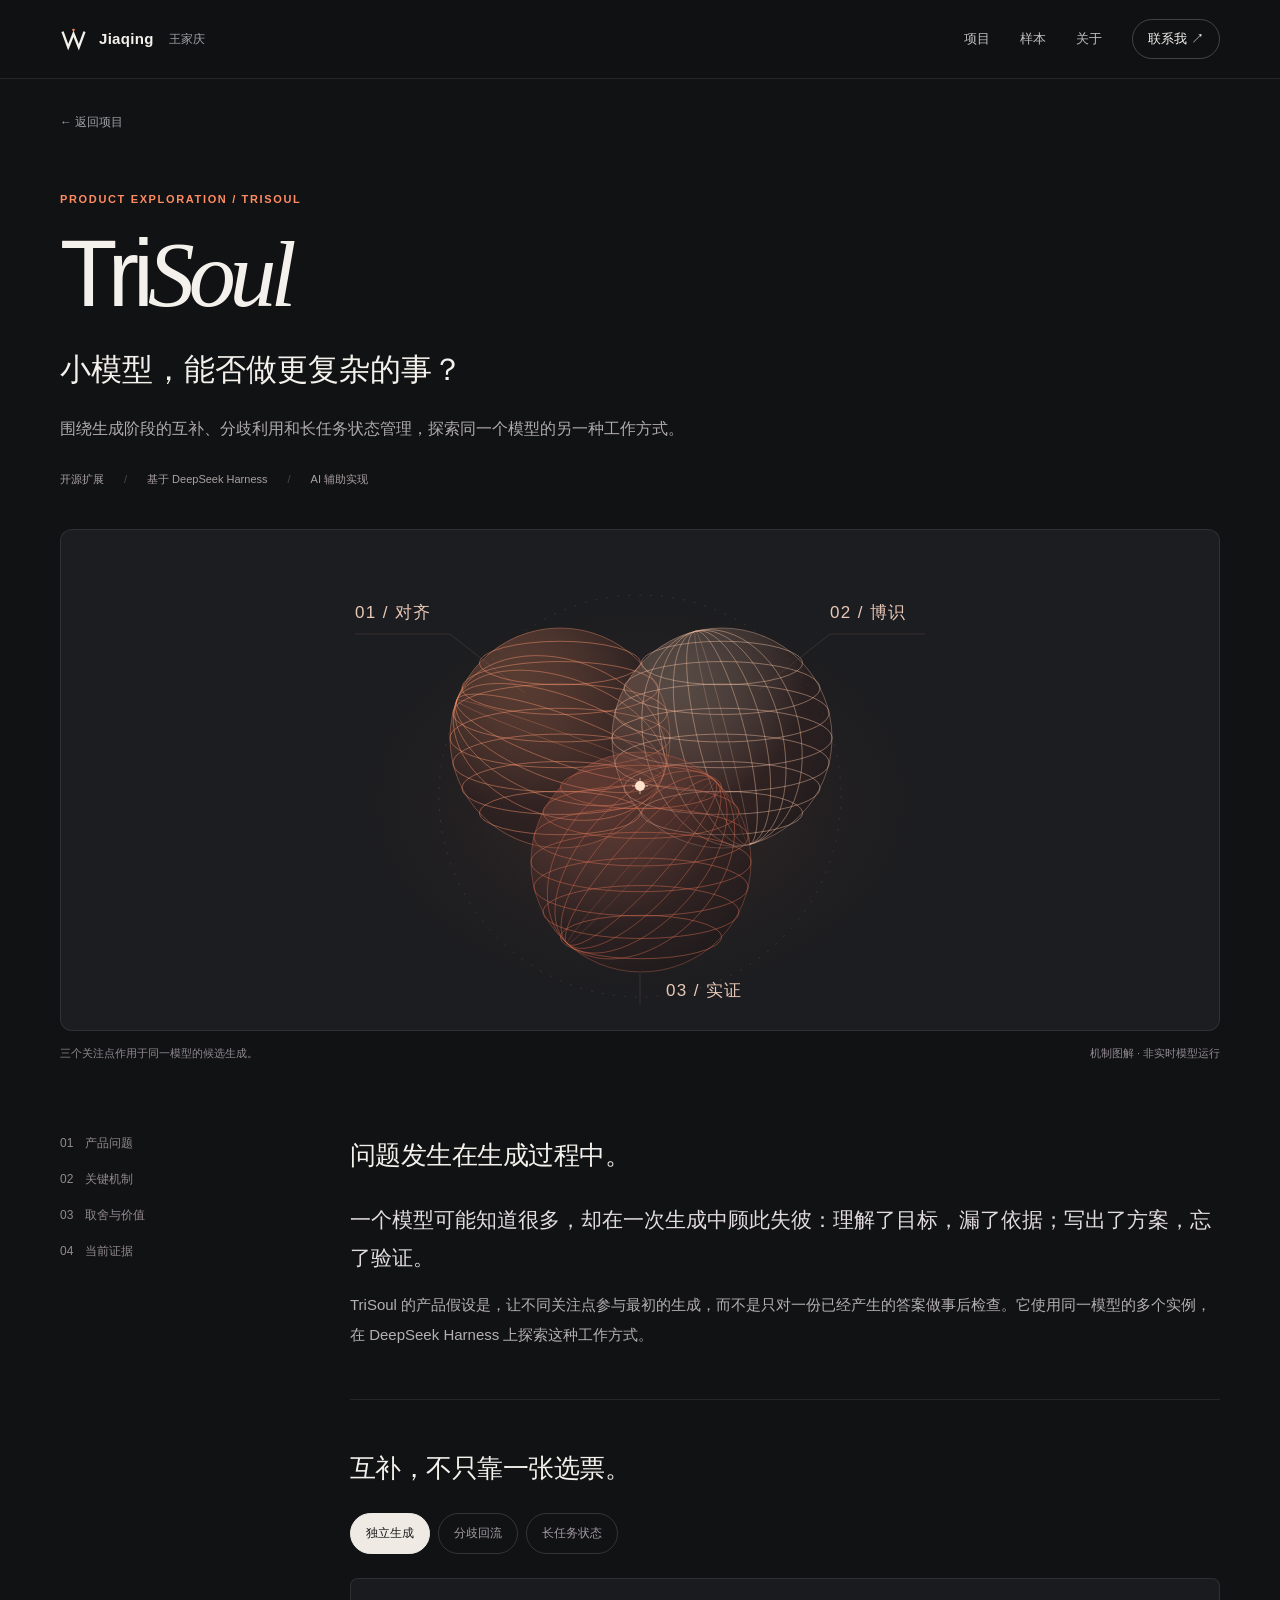
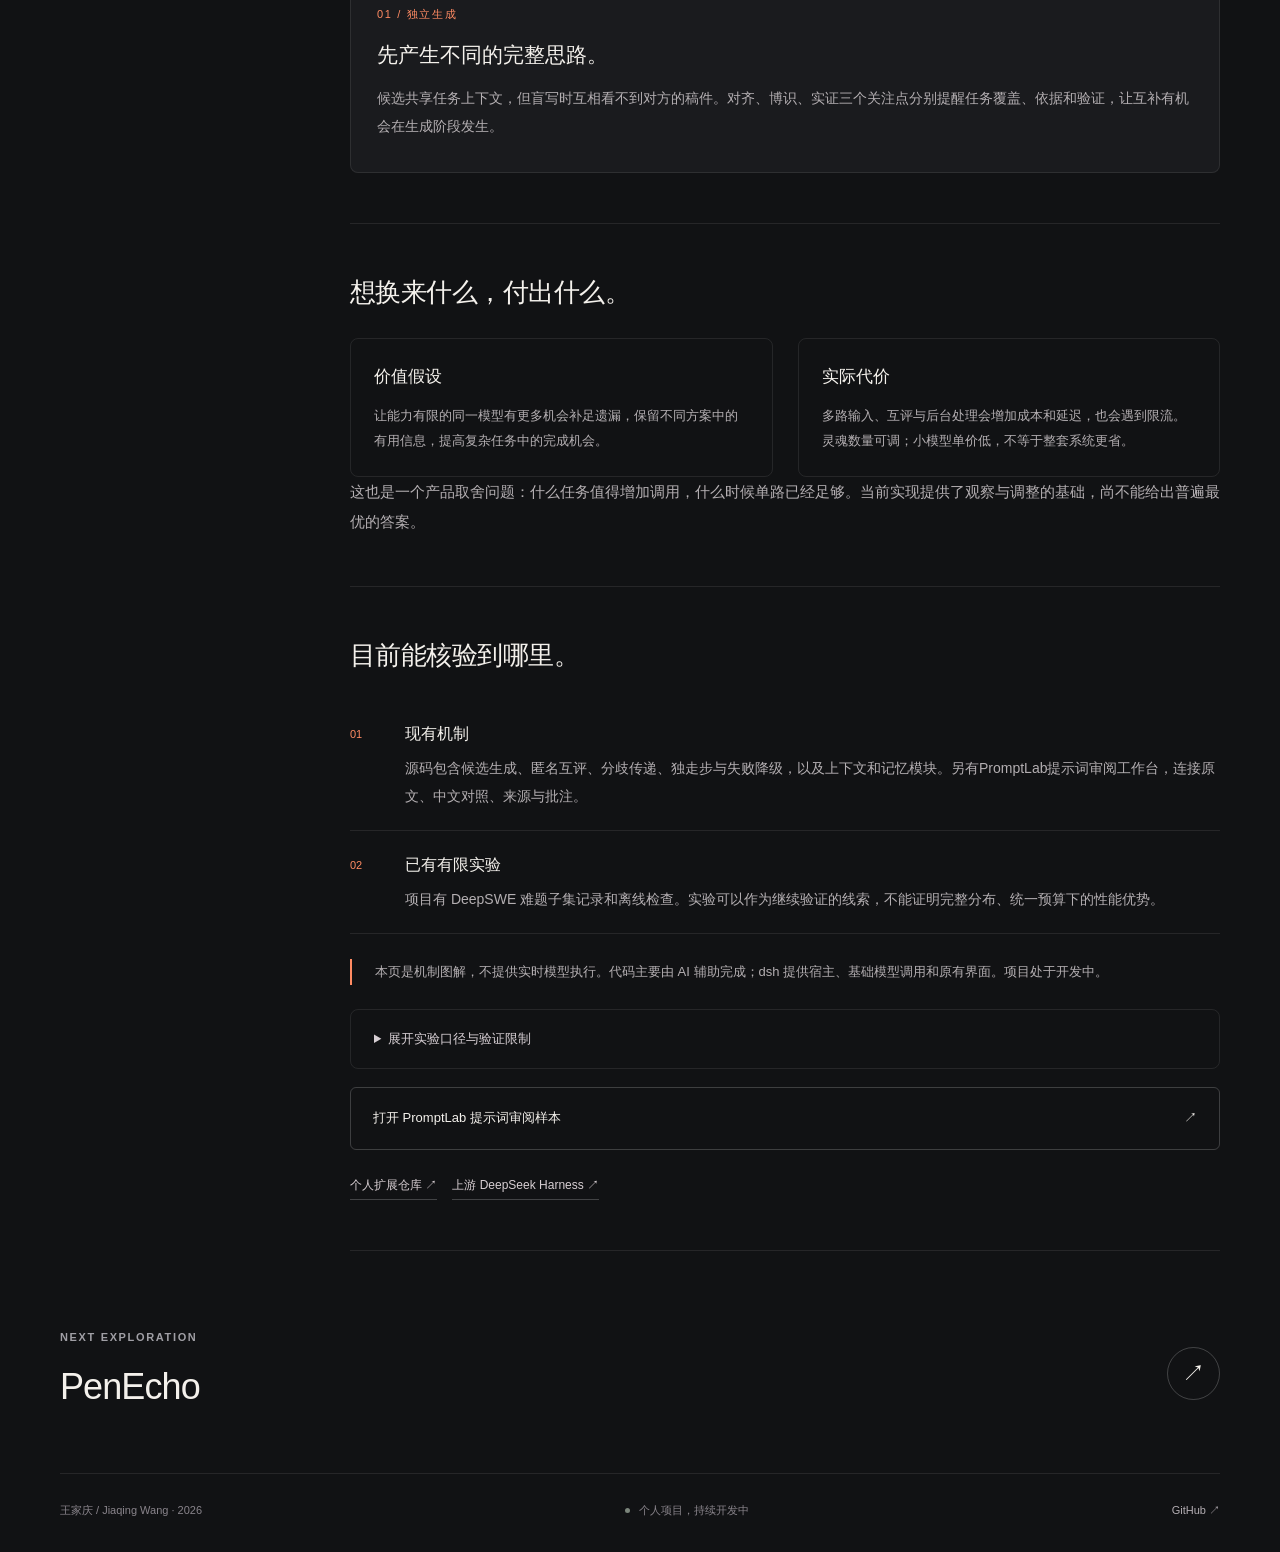
<file: projects/trisoul.html>
<!doctype html><html lang="zh-CN"><head><meta charset="utf-8"><meta name="viewport" content="width=device-width,initial-scale=1"><meta name="theme-color" content="#111214"><meta name="description" content="王家庆的AI应用与产品实践：TriSoul、PenEcho、VoxelBench与Vibex。项目目标、实现范围和真实作品。"><title>trisoul · 小模型，能否做更复杂的事？</title><link rel="stylesheet" href="../portfolio.css"><script src="../portfolio.js" defer></script></head><body><header class="site-header"><div class="wrap nav"><a class="wordmark" href="../index.html" aria-label="王家庆作品集首页"><svg viewBox="0 0 28 28" fill="none" aria-hidden="true"><path d="M3 7l5.5 15L14 8l5.5 14L25 7" stroke="currentColor" stroke-width="2.4" stroke-linecap="square"/><path d="M14 3v2" stroke="#ff8b63" stroke-width="2.4"/></svg>Jiaqing<span>王家庆</span></a><nav class="nav-links" aria-label="主导航"><a href="../index.html#work">项目</a><a href="../index.html#samples">样本</a><a href="../index.html#about">关于</a><a class="nav-contact" href="mailto:gulagala@outlook.com">联系我 ↗</a></nav></div></header><main class="wrap"><a class="back-link" href="../index.html#work">← 返回项目</a><section class="case-hero"><p class="eyebrow accent">PRODUCT EXPLORATION / TRISOUL</p><h1>Tri<em>Soul</em></h1><h2>小模型，能否做更复杂的事？</h2><p class="case-lead">围绕生成阶段的互补、分歧利用和长任务状态管理，探索同一个模型的另一种工作方式。</p><div class="case-meta"><span>开源扩展</span><span>基于 DeepSeek Harness</span><span>AI 辅助实现</span></div></section><div class="case-art"><svg viewBox="0 0 720 500" xmlns="http://www.w3.org/2000/svg" role="img" aria-label="三份相同模型的候选从不同关注点生成，再传递分歧的机制图解"><defs><radialGradient id="case-sphere0" cx="30%" cy="22%" r="90%"><stop stop-color="#ff9466" stop-opacity=".25"/><stop offset=".65" stop-color="#3a2220" stop-opacity=".4"/><stop offset="1" stop-color="#1b1719" stop-opacity=".7"/></radialGradient><radialGradient id="case-sphere1" cx="30%" cy="22%" r="90%"><stop stop-color="#f0c7ac" stop-opacity=".25"/><stop offset=".65" stop-color="#3a2220" stop-opacity=".4"/><stop offset="1" stop-color="#1b1719" stop-opacity=".7"/></radialGradient><radialGradient id="case-sphere2" cx="30%" cy="22%" r="90%"><stop stop-color="#d5765e" stop-opacity=".25"/><stop offset=".65" stop-color="#3a2220" stop-opacity=".4"/><stop offset="1" stop-color="#1b1719" stop-opacity=".7"/></radialGradient><radialGradient id="case-glow"><stop stop-color="#9c523f" stop-opacity=".28"/><stop offset="1" stop-color="#302322" stop-opacity="0"/></radialGradient></defs><ellipse cx="360" cy="270" rx="300" ry="210" fill="url(#case-glow)"/><g stroke="#b78673" stroke-opacity=".19" fill="none"><path d="M75 104H170L245 163M645 104H550L479 160M360 444V475"/><circle cx="360" cy="266" r="201" stroke-dasharray="2 9"/></g><g transform="translate(280 208)"><circle r="110" fill="url(#case-sphere0)"/><ellipse rx="110" ry="110" fill="none" stroke="#ff9870" stroke-opacity=".35"/><ellipse rx="110" ry="78" transform="rotate(20)" fill="none" stroke="#ff9870" stroke-width=".65" stroke-opacity=".34"/><ellipse rx="110" ry="60" transform="rotate(20)" fill="none" stroke="#ff9870" stroke-width=".65" stroke-opacity=".34"/><ellipse rx="110" ry="42" transform="rotate(20)" fill="none" stroke="#ff9870" stroke-width=".65" stroke-opacity=".34"/><ellipse rx="110" ry="24" transform="rotate(20)" fill="none" stroke="#ff9870" stroke-width=".65" stroke-opacity=".34"/><ellipse rx="110" ry="6" transform="rotate(20)" fill="none" stroke="#ff9870" stroke-width=".65" stroke-opacity=".34"/><ellipse rx="110" ry="24" transform="rotate(20)" fill="none" stroke="#ff9870" stroke-width=".65" stroke-opacity=".34"/><ellipse rx="110" ry="42" transform="rotate(20)" fill="none" stroke="#ff9870" stroke-width=".65" stroke-opacity=".34"/><ellipse rx="110" ry="60" transform="rotate(20)" fill="none" stroke="#ff9870" stroke-width=".65" stroke-opacity=".34"/><ellipse rx="110" ry="78" transform="rotate(20)" fill="none" stroke="#ff9870" stroke-width=".65" stroke-opacity=".34"/><ellipse cx="0" cy="-75" rx="80.47" ry="21.73" fill="none" stroke="#ff9870" stroke-width=".7" stroke-opacity=".65"/><ellipse cx="0" cy="-50" rx="97.98" ry="26.45" fill="none" stroke="#ff9870" stroke-width=".7" stroke-opacity=".65"/><ellipse cx="0" cy="-25" rx="107.12" ry="28.92" fill="none" stroke="#ff9870" stroke-width=".7" stroke-opacity=".65"/><ellipse cx="0" cy="0" rx="110.00" ry="29.70" fill="none" stroke="#ff9870" stroke-width=".7" stroke-opacity=".65"/><ellipse cx="0" cy="25" rx="107.12" ry="28.92" fill="none" stroke="#ff9870" stroke-width=".7" stroke-opacity=".65"/><ellipse cx="0" cy="50" rx="97.98" ry="26.45" fill="none" stroke="#ff9870" stroke-width=".7" stroke-opacity=".65"/><ellipse cx="0" cy="75" rx="80.47" ry="21.73" fill="none" stroke="#ff9870" stroke-width=".7" stroke-opacity=".65"/></g><g transform="translate(442 208)"><circle r="110" fill="url(#case-sphere1)"/><ellipse rx="110" ry="110" fill="none" stroke="#f1bea0" stroke-opacity=".35"/><ellipse rx="110" ry="78" transform="rotate(76)" fill="none" stroke="#f1bea0" stroke-width=".65" stroke-opacity=".34"/><ellipse rx="110" ry="60" transform="rotate(76)" fill="none" stroke="#f1bea0" stroke-width=".65" stroke-opacity=".34"/><ellipse rx="110" ry="42" transform="rotate(76)" fill="none" stroke="#f1bea0" stroke-width=".65" stroke-opacity=".34"/><ellipse rx="110" ry="24" transform="rotate(76)" fill="none" stroke="#f1bea0" stroke-width=".65" stroke-opacity=".34"/><ellipse rx="110" ry="6" transform="rotate(76)" fill="none" stroke="#f1bea0" stroke-width=".65" stroke-opacity=".34"/><ellipse rx="110" ry="24" transform="rotate(76)" fill="none" stroke="#f1bea0" stroke-width=".65" stroke-opacity=".34"/><ellipse rx="110" ry="42" transform="rotate(76)" fill="none" stroke="#f1bea0" stroke-width=".65" stroke-opacity=".34"/><ellipse rx="110" ry="60" transform="rotate(76)" fill="none" stroke="#f1bea0" stroke-width=".65" stroke-opacity=".34"/><ellipse rx="110" ry="78" transform="rotate(76)" fill="none" stroke="#f1bea0" stroke-width=".65" stroke-opacity=".34"/><ellipse cx="0" cy="-75" rx="80.47" ry="21.73" fill="none" stroke="#f1bea0" stroke-width=".7" stroke-opacity=".65"/><ellipse cx="0" cy="-50" rx="97.98" ry="26.45" fill="none" stroke="#f1bea0" stroke-width=".7" stroke-opacity=".65"/><ellipse cx="0" cy="-25" rx="107.12" ry="28.92" fill="none" stroke="#f1bea0" stroke-width=".7" stroke-opacity=".65"/><ellipse cx="0" cy="0" rx="110.00" ry="29.70" fill="none" stroke="#f1bea0" stroke-width=".7" stroke-opacity=".65"/><ellipse cx="0" cy="25" rx="107.12" ry="28.92" fill="none" stroke="#f1bea0" stroke-width=".7" stroke-opacity=".65"/><ellipse cx="0" cy="50" rx="97.98" ry="26.45" fill="none" stroke="#f1bea0" stroke-width=".7" stroke-opacity=".65"/><ellipse cx="0" cy="75" rx="80.47" ry="21.73" fill="none" stroke="#f1bea0" stroke-width=".7" stroke-opacity=".65"/></g><g transform="translate(361 332)"><circle r="110" fill="url(#case-sphere2)"/><ellipse rx="110" ry="110" fill="none" stroke="#db7052" stroke-opacity=".35"/><ellipse rx="110" ry="78" transform="rotate(132)" fill="none" stroke="#db7052" stroke-width=".65" stroke-opacity=".34"/><ellipse rx="110" ry="60" transform="rotate(132)" fill="none" stroke="#db7052" stroke-width=".65" stroke-opacity=".34"/><ellipse rx="110" ry="42" transform="rotate(132)" fill="none" stroke="#db7052" stroke-width=".65" stroke-opacity=".34"/><ellipse rx="110" ry="24" transform="rotate(132)" fill="none" stroke="#db7052" stroke-width=".65" stroke-opacity=".34"/><ellipse rx="110" ry="6" transform="rotate(132)" fill="none" stroke="#db7052" stroke-width=".65" stroke-opacity=".34"/><ellipse rx="110" ry="24" transform="rotate(132)" fill="none" stroke="#db7052" stroke-width=".65" stroke-opacity=".34"/><ellipse rx="110" ry="42" transform="rotate(132)" fill="none" stroke="#db7052" stroke-width=".65" stroke-opacity=".34"/><ellipse rx="110" ry="60" transform="rotate(132)" fill="none" stroke="#db7052" stroke-width=".65" stroke-opacity=".34"/><ellipse rx="110" ry="78" transform="rotate(132)" fill="none" stroke="#db7052" stroke-width=".65" stroke-opacity=".34"/><ellipse cx="0" cy="-75" rx="80.47" ry="21.73" fill="none" stroke="#db7052" stroke-width=".7" stroke-opacity=".65"/><ellipse cx="0" cy="-50" rx="97.98" ry="26.45" fill="none" stroke="#db7052" stroke-width=".7" stroke-opacity=".65"/><ellipse cx="0" cy="-25" rx="107.12" ry="28.92" fill="none" stroke="#db7052" stroke-width=".7" stroke-opacity=".65"/><ellipse cx="0" cy="0" rx="110.00" ry="29.70" fill="none" stroke="#db7052" stroke-width=".7" stroke-opacity=".65"/><ellipse cx="0" cy="25" rx="107.12" ry="28.92" fill="none" stroke="#db7052" stroke-width=".7" stroke-opacity=".65"/><ellipse cx="0" cy="50" rx="97.98" ry="26.45" fill="none" stroke="#db7052" stroke-width=".7" stroke-opacity=".65"/><ellipse cx="0" cy="75" rx="80.47" ry="21.73" fill="none" stroke="#db7052" stroke-width=".7" stroke-opacity=".65"/></g><g font-family="-apple-system,Arial,sans-serif" font-size="17" letter-spacing="1.4" fill="#e9c8b6"><text x="75" y="88">01 / 对齐</text><text x="550" y="88">02 / 博识</text><text x="386" y="466">03 / 实证</text></g><circle cx="360" cy="256" r="5" fill="#ffe3cc"/><path d="M352 256h16M360 248v16" stroke="#ffe3cc" stroke-width=".7"/></svg></div><p class="caption"><span>三个关注点作用于同一模型的候选生成。</span><span>机制图解 · 非实时模型运行</span></p><div class="case-content"><nav class="case-nav" aria-label="案例目录"><a href="#problem">01　产品问题</a><a href="#mechanism">02　关键机制</a><a href="#tradeoff">03　取舍与价值</a><a href="#evidence">04　当前证据</a></nav><div><section class="case-section" id="problem"><h2>问题发生在生成过程中。</h2><p class="large-copy">一个模型可能知道很多，却在一次生成中顾此失彼：理解了目标，漏了依据；写出了方案，忘了验证。</p><p>TriSoul 的产品假设是，让不同关注点参与最初的生成，而不是只对一份已经产生的答案做事后检查。它使用同一模型的多个实例，在 DeepSeek Harness 上探索这种工作方式。</p></section><section class="case-section" id="mechanism"><h2>互补，不只靠一张选票。</h2><div data-mechanism><div class="mechanism-tabs" role="tablist" aria-label="案例机制"><button role="tab" id="tri-tab-0" aria-controls="tri-panel-0" aria-selected="true" tabindex="0">独立生成</button><button role="tab" id="tri-tab-1" aria-controls="tri-panel-1" aria-selected="false" tabindex="-1">分歧回流</button><button role="tab" id="tri-tab-2" aria-controls="tri-panel-2" aria-selected="false" tabindex="-1">长任务状态</button></div><div class="mechanism-panel" role="tabpanel" id="tri-panel-0" aria-labelledby="tri-tab-0" ><span class="step-index">01 / 独立生成</span><h3>先产生不同的完整思路。</h3><p>候选共享任务上下文，但盲写时互相看不到对方的稿件。对齐、博识、实证三个关注点分别提醒任务覆盖、依据和验证，让互补有机会在生成阶段发生。</p></div><div class="mechanism-panel" role="tabpanel" id="tri-panel-1" aria-labelledby="tri-tab-1" hidden><span class="step-index">02 / 分歧回流</span><h3>落败的稿件也可以贡献信息。</h3><p>匿名互评只能投给其他候选。选出胜者后，关键分歧和相关稿件继续传给胜者，用于后续执行或收尾；不把“票多”直接等同于“正确”。</p></div><div class="mechanism-panel" role="tabpanel" id="tri-panel-2" aria-labelledby="tri-tab-2" hidden><span class="step-index">03 / 长任务状态</span><h3>把上下文与记忆一起考虑。</h3><p>项目划分恒真区、状态区和工作区，探索按内容改写上下文、改写后探针检查，以及独立记忆的注入与召回。这些机制服务于长任务中的事实和工作状态延续。</p></div></div></section><section class="case-section" id="tradeoff"><h2>想换来什么，付出什么。</h2><div class="two-col"><article><h3>价值假设</h3><p>让能力有限的同一模型有更多机会补足遗漏，保留不同方案中的有用信息，提高复杂任务中的完成机会。</p></article><article><h3>实际代价</h3><p>多路输入、互评与后台处理会增加成本和延迟，也会遇到限流。灵魂数量可调；小模型单价低，不等于整套系统更省。</p></article></div><p>这也是一个产品取舍问题：什么任务值得增加调用，什么时候单路已经足够。当前实现提供了观察与调整的基础，尚不能给出普遍最优的答案。</p></section><section class="case-section" id="evidence"><h2>目前能核验到哪里。</h2><ul class="feature-points"><li><div><strong>现有机制</strong><p>源码包含候选生成、匿名互评、分歧传递、独走步与失败降级，以及上下文和记忆模块。另有PromptLab提示词审阅工作台，连接原文、中文对照、来源与批注。</p></div></li><li><div><strong>已有有限实验</strong><p>项目有 DeepSWE 难题子集记录和离线检查。实验可以作为继续验证的线索，不能证明完整分布、统一预算下的性能优势。</p></div></li></ul><div class="scope-box"><p>本页是机制图解，不提供实时模型执行。代码主要由 AI 辅助完成；dsh 提供宿主、基础模型调用和原有界面。项目处于开发中。</p></div><details><summary>展开实验口径与验证限制</summary><p>发布README选择了38道官方弱模型表现较低的难题，另用36道有效运行计算项目通过率。存在选题范围、分母和运行条件差异，不将“提升2.9倍”作为普遍能力或成本收益结论。此前243项限定范围测试由求职助手复跑，不代表本人独立编写测试或完成真实模型全面验收。</p></details><a class="link-block" href="../samples/promptlab.html"><span>打开 PromptLab 提示词审阅样本</span><span>↗</span></a><div class="source-links"><a href="https://github.com/gulagala001/dsh-trisoul">个人扩展仓库 ↗</a><a href="https://github.com/deepseek-ai/deepseek-harness">上游 DeepSeek Harness ↗</a></div></section></div></div><a class="next-project" href="penecho.html"><div><p class="eyebrow">NEXT EXPLORATION</p><h2>PenEcho</h2></div><span class="arrow">↗</span></a></main><footer class="wrap"><div class="site-footer"><span>王家庆 / Jiaqing Wang · 2026</span><span class="status"><i></i>个人项目，持续开发中</span><a href="https://github.com/gulagala001">GitHub ↗</a></div></footer></body></html>
</file>
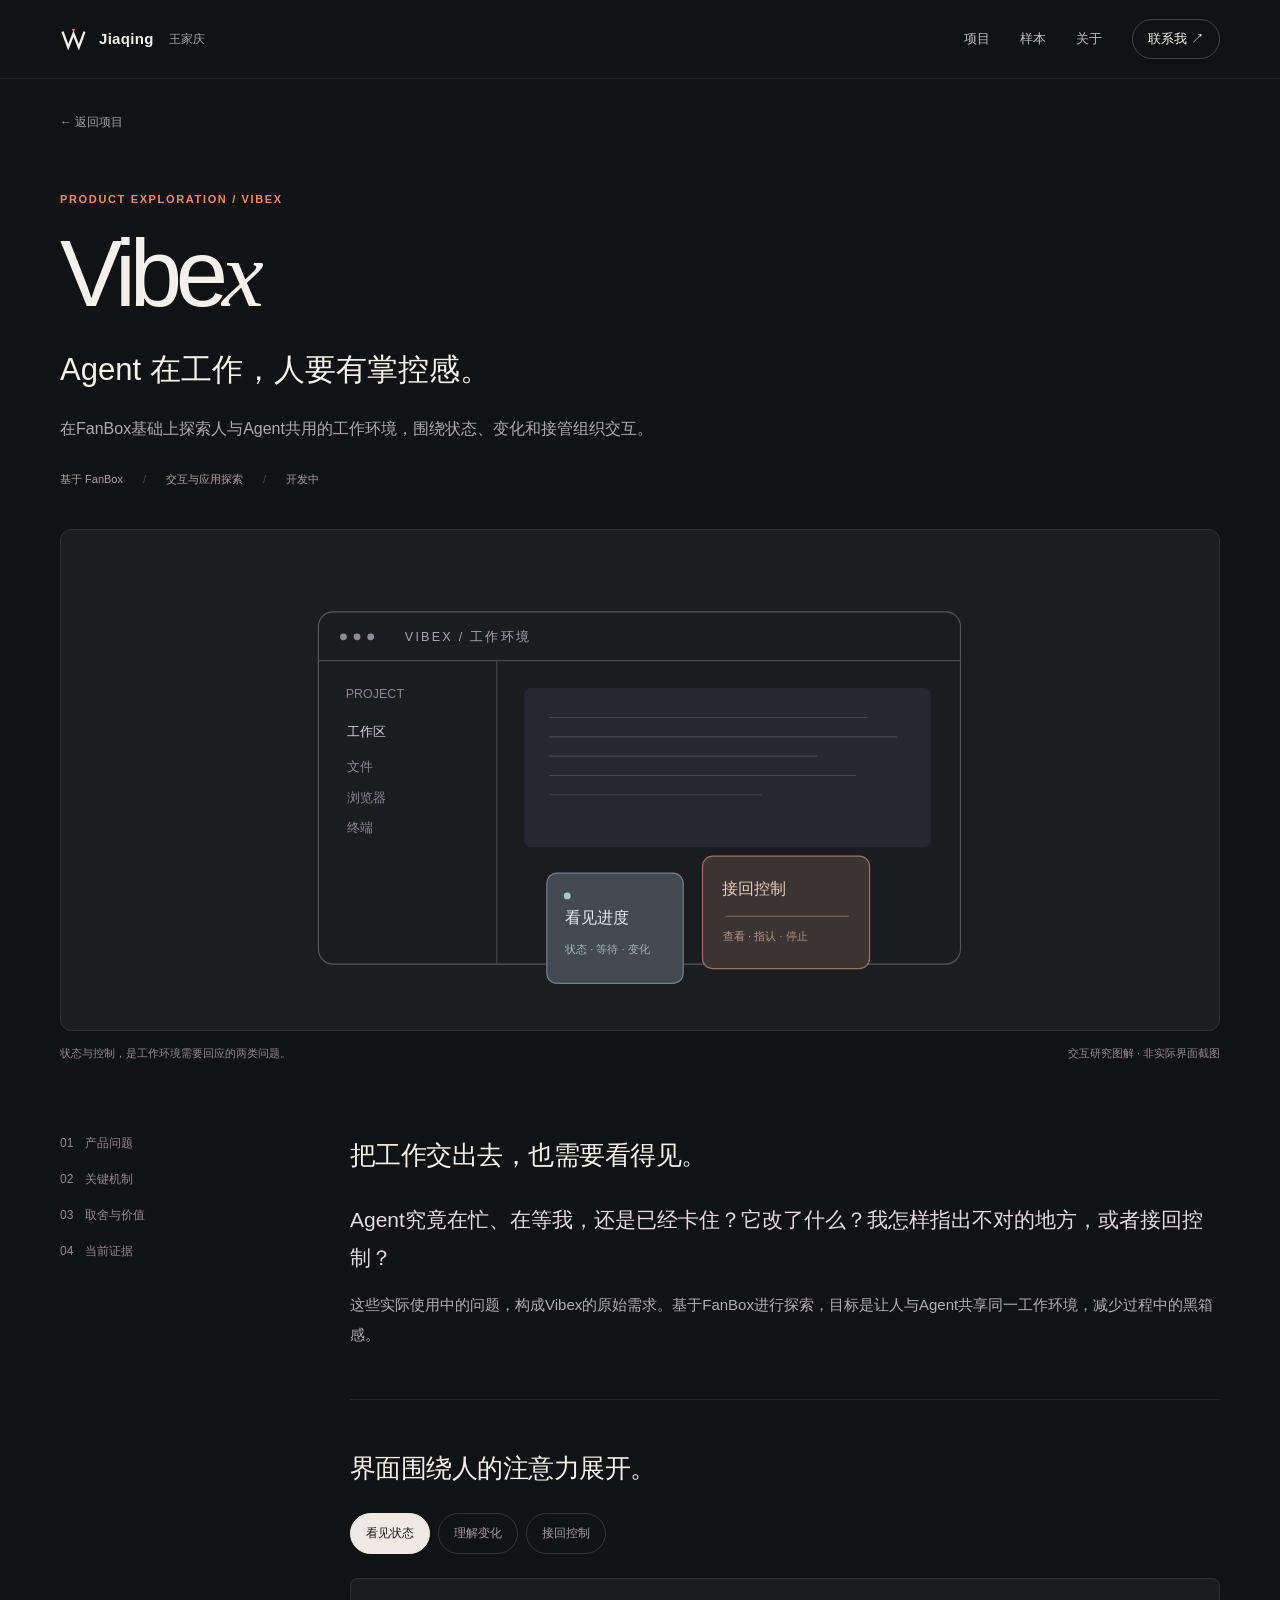
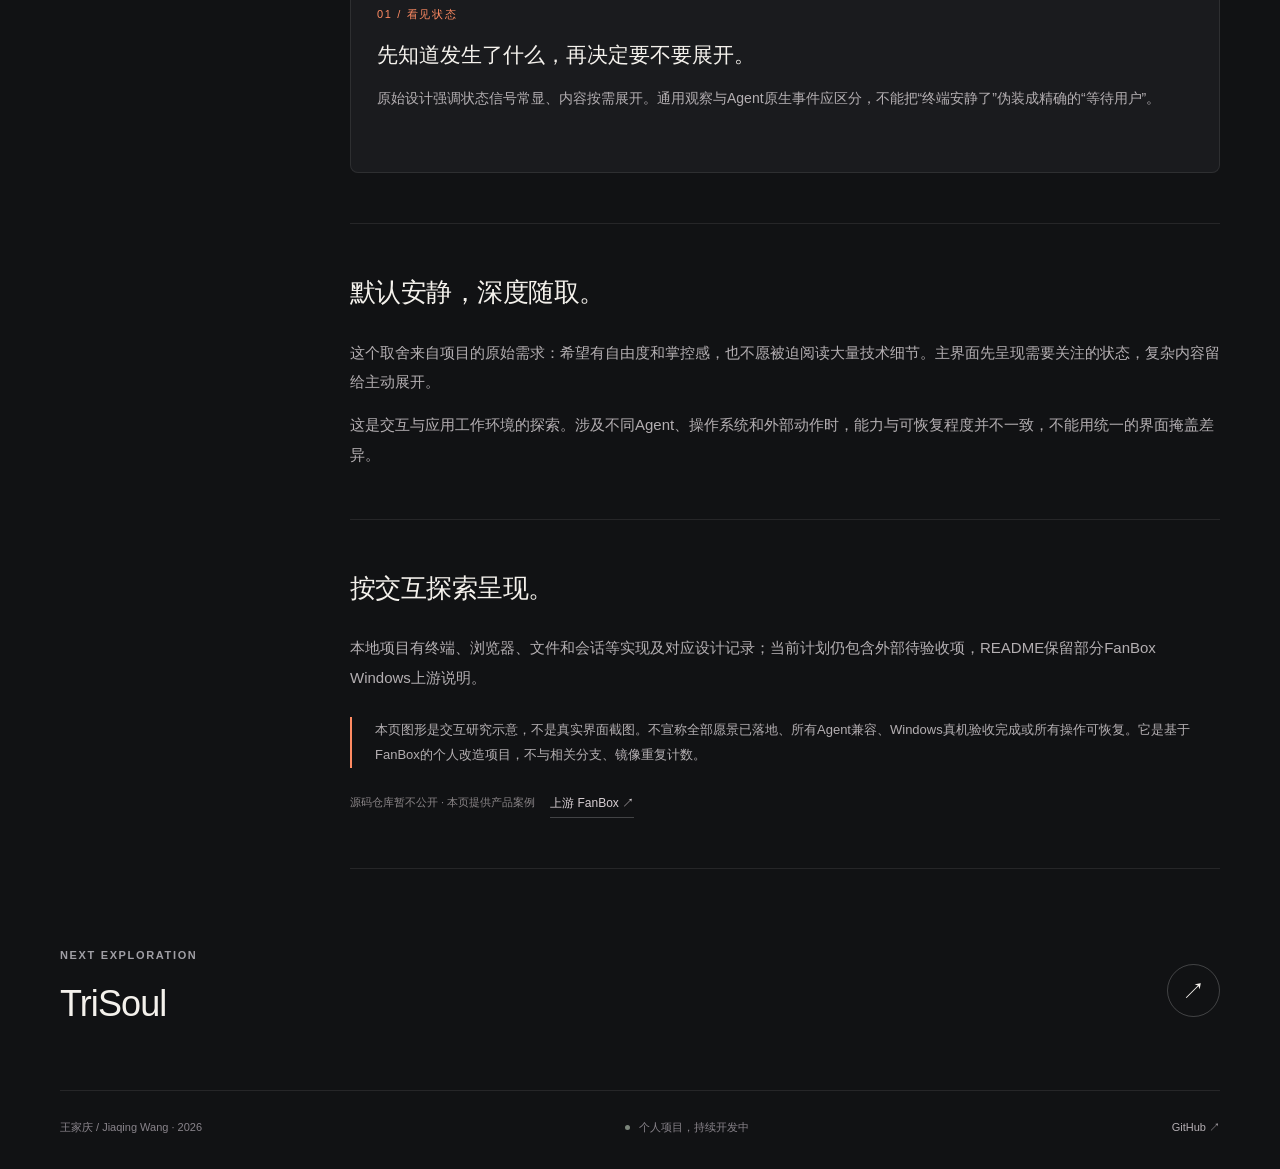
<file: projects/vibex.html>
<!doctype html><html lang="zh-CN"><head><meta charset="utf-8"><meta name="viewport" content="width=device-width,initial-scale=1"><meta name="theme-color" content="#111214"><meta name="description" content="王家庆的AI应用与产品实践：TriSoul、PenEcho、VoxelBench与Vibex。项目目标、实现范围和真实作品。"><title>vibex · Agent 在工作，人要有掌控感。</title><link rel="stylesheet" href="../portfolio.css"><script src="../portfolio.js" defer></script></head><body><header class="site-header"><div class="wrap nav"><a class="wordmark" href="../index.html" aria-label="王家庆作品集首页"><svg viewBox="0 0 28 28" fill="none" aria-hidden="true"><path d="M3 7l5.5 15L14 8l5.5 14L25 7" stroke="currentColor" stroke-width="2.4" stroke-linecap="square"/><path d="M14 3v2" stroke="#ff8b63" stroke-width="2.4"/></svg>Jiaqing<span>王家庆</span></a><nav class="nav-links" aria-label="主导航"><a href="../index.html#work">项目</a><a href="../index.html#samples">样本</a><a href="../index.html#about">关于</a><a class="nav-contact" href="mailto:gulagala@outlook.com">联系我 ↗</a></nav></div></header><main class="wrap"><a class="back-link" href="../index.html#work">← 返回项目</a><section class="case-hero"><p class="eyebrow accent">PRODUCT EXPLORATION / VIBEX</p><h1>Vibe<em>x</em></h1><h2>Agent 在工作，人要有掌控感。</h2><p class="case-lead">在FanBox基础上探索人与Agent共用的工作环境，围绕状态、变化和接管组织交互。</p><div class="case-meta"><span>基于 FanBox</span><span>交互与应用探索</span><span>开发中</span></div></section><div class="case-art"><svg viewBox="0 0 720 440" xmlns="http://www.w3.org/2000/svg" role="img" aria-label="Vibex交互研究图解，关注Agent状态、文件变化和人的接管"><rect x="77" y="72" width="565" height="310" rx="13" fill="#1a1c20" stroke="#56575e"/><path d="M77 115H642M234 115V382" stroke="#484950"/><g fill="#8e8b93"><circle cx="99" cy="94" r="3"/><circle cx="111" cy="94" r="3"/><circle cx="123" cy="94" r="3"/></g><g font-family="-apple-system,sans-serif" font-size="11"><text x="153" y="98" fill="#aaa4b0" letter-spacing="2">VIBEX / 工作环境</text><text x="101" y="148" fill="#8b8690">PROJECT</text><text x="102" y="181" fill="#d7d1dc">工作区</text><text x="102" y="212" fill="#8b8690">文件</text><text x="102" y="239" fill="#8b8690">浏览器</text><text x="102" y="266" fill="#8b8690">终端</text></g><rect x="258" y="139" width="358" height="140" rx="6" fill="#252830"/><g stroke="#605966" stroke-opacity=".6"><path d="M280 165H560M280 182H586M280 199H516M280 216H550M280 233H467"/></g><rect x="278" y="302" width="120" height="97" rx="9" fill="#424951" stroke="#758191"/><circle cx="296" cy="322" r="3" fill="#b2c4c8"/><text x="294" y="346" font-family="-apple-system,sans-serif" fill="#e5edf0" font-size="14">看见进度</text><text x="294" y="372" font-family="-apple-system,sans-serif" fill="#a6b5c1" font-size="10">状态 · 等待 · 变化</text><rect x="415" y="287" width="147" height="99" rx="9" fill="#3c3432" stroke="#9b725d"/><text x="432" y="320" font-family="-apple-system,sans-serif" fill="#e7cbc0" font-size="14">接回控制</text><path d="M435 340h109" stroke="#705c55"/><text x="433" y="361" font-family="-apple-system,sans-serif" fill="#b59586" font-size="10">查看 · 指认 · 停止</text></svg></div><p class="caption"><span>状态与控制，是工作环境需要回应的两类问题。</span><span>交互研究图解 · 非实际界面截图</span></p><div class="case-content"><nav class="case-nav" aria-label="案例目录"><a href="#problem">01　产品问题</a><a href="#mechanism">02　关键机制</a><a href="#tradeoff">03　取舍与价值</a><a href="#evidence">04　当前证据</a></nav><div><section class="case-section" id="problem"><h2>把工作交出去，也需要看得见。</h2><p class="large-copy">Agent究竟在忙、在等我，还是已经卡住？它改了什么？我怎样指出不对的地方，或者接回控制？</p><p>这些实际使用中的问题，构成Vibex的原始需求。基于FanBox进行探索，目标是让人与Agent共享同一工作环境，减少过程中的黑箱感。</p></section><section class="case-section" id="mechanism"><h2>界面围绕人的注意力展开。</h2><div data-mechanism><div class="mechanism-tabs" role="tablist" aria-label="案例机制"><button role="tab" id="vibe-tab-0" aria-controls="vibe-panel-0" aria-selected="true" tabindex="0">看见状态</button><button role="tab" id="vibe-tab-1" aria-controls="vibe-panel-1" aria-selected="false" tabindex="-1">理解变化</button><button role="tab" id="vibe-tab-2" aria-controls="vibe-panel-2" aria-selected="false" tabindex="-1">接回控制</button></div><div class="mechanism-panel" role="tabpanel" id="vibe-panel-0" aria-labelledby="vibe-tab-0" ><span class="step-index">01 / 看见状态</span><h3>先知道发生了什么，再决定要不要展开。</h3><p>原始设计强调状态信号常显、内容按需展开。通用观察与Agent原生事件应区分，不能把“终端安静了”伪装成精确的“等待用户”。</p></div><div class="mechanism-panel" role="tabpanel" id="vibe-panel-1" aria-labelledby="vibe-tab-1" hidden><span class="step-index">02 / 理解变化</span><h3>让成果与执行过程处于同一工作环境。</h3><p>终端、网页和文件可以一起查看；重点是帮助使用者理解Agent正在处理的内容与变化，而不是单纯增加面板数量。</p></div><div class="mechanism-panel" role="tabpanel" id="vibe-panel-2" aria-labelledby="vibe-tab-2" hidden><span class="step-index">03 / 接回控制</span><h3>可停止、可查看、可恢复，分别有边界。</h3><p>项目探索停止入口、改动查看和恢复路径。原始需求强调可反悔范围与自主权相配；软提示不能冒充所有操作都已被系统保护。</p></div></div></section><section class="case-section" id="tradeoff"><h2>默认安静，深度随取。</h2><p>这个取舍来自项目的原始需求：希望有自由度和掌控感，也不愿被迫阅读大量技术细节。主界面先呈现需要关注的状态，复杂内容留给主动展开。</p><p>这是交互与应用工作环境的探索。涉及不同Agent、操作系统和外部动作时，能力与可恢复程度并不一致，不能用统一的界面掩盖差异。</p></section><section class="case-section" id="evidence"><h2>按交互探索呈现。</h2><p>本地项目有终端、浏览器、文件和会话等实现及对应设计记录；当前计划仍包含外部待验收项，README保留部分FanBox Windows上游说明。</p><div class="scope-box"><p>本页图形是交互研究示意，不是真实界面截图。不宣称全部愿景已落地、所有Agent兼容、Windows真机验收完成或所有操作可恢复。它是基于FanBox的个人改造项目，不与相关分支、镜像重复计数。</p></div><div class="source-links"><span class="small-note">源码仓库暂不公开 · 本页提供产品案例</span><a href="https://github.com/alchaincyf/fanbox">上游 FanBox ↗</a></div></section></div></div><a class="next-project" href="trisoul.html"><div><p class="eyebrow">NEXT EXPLORATION</p><h2>TriSoul</h2></div><span class="arrow">↗</span></a></main><footer class="wrap"><div class="site-footer"><span>王家庆 / Jiaqing Wang · 2026</span><span class="status"><i></i>个人项目，持续开发中</span><a href="https://github.com/gulagala001">GitHub ↗</a></div></footer></body></html>
</file>
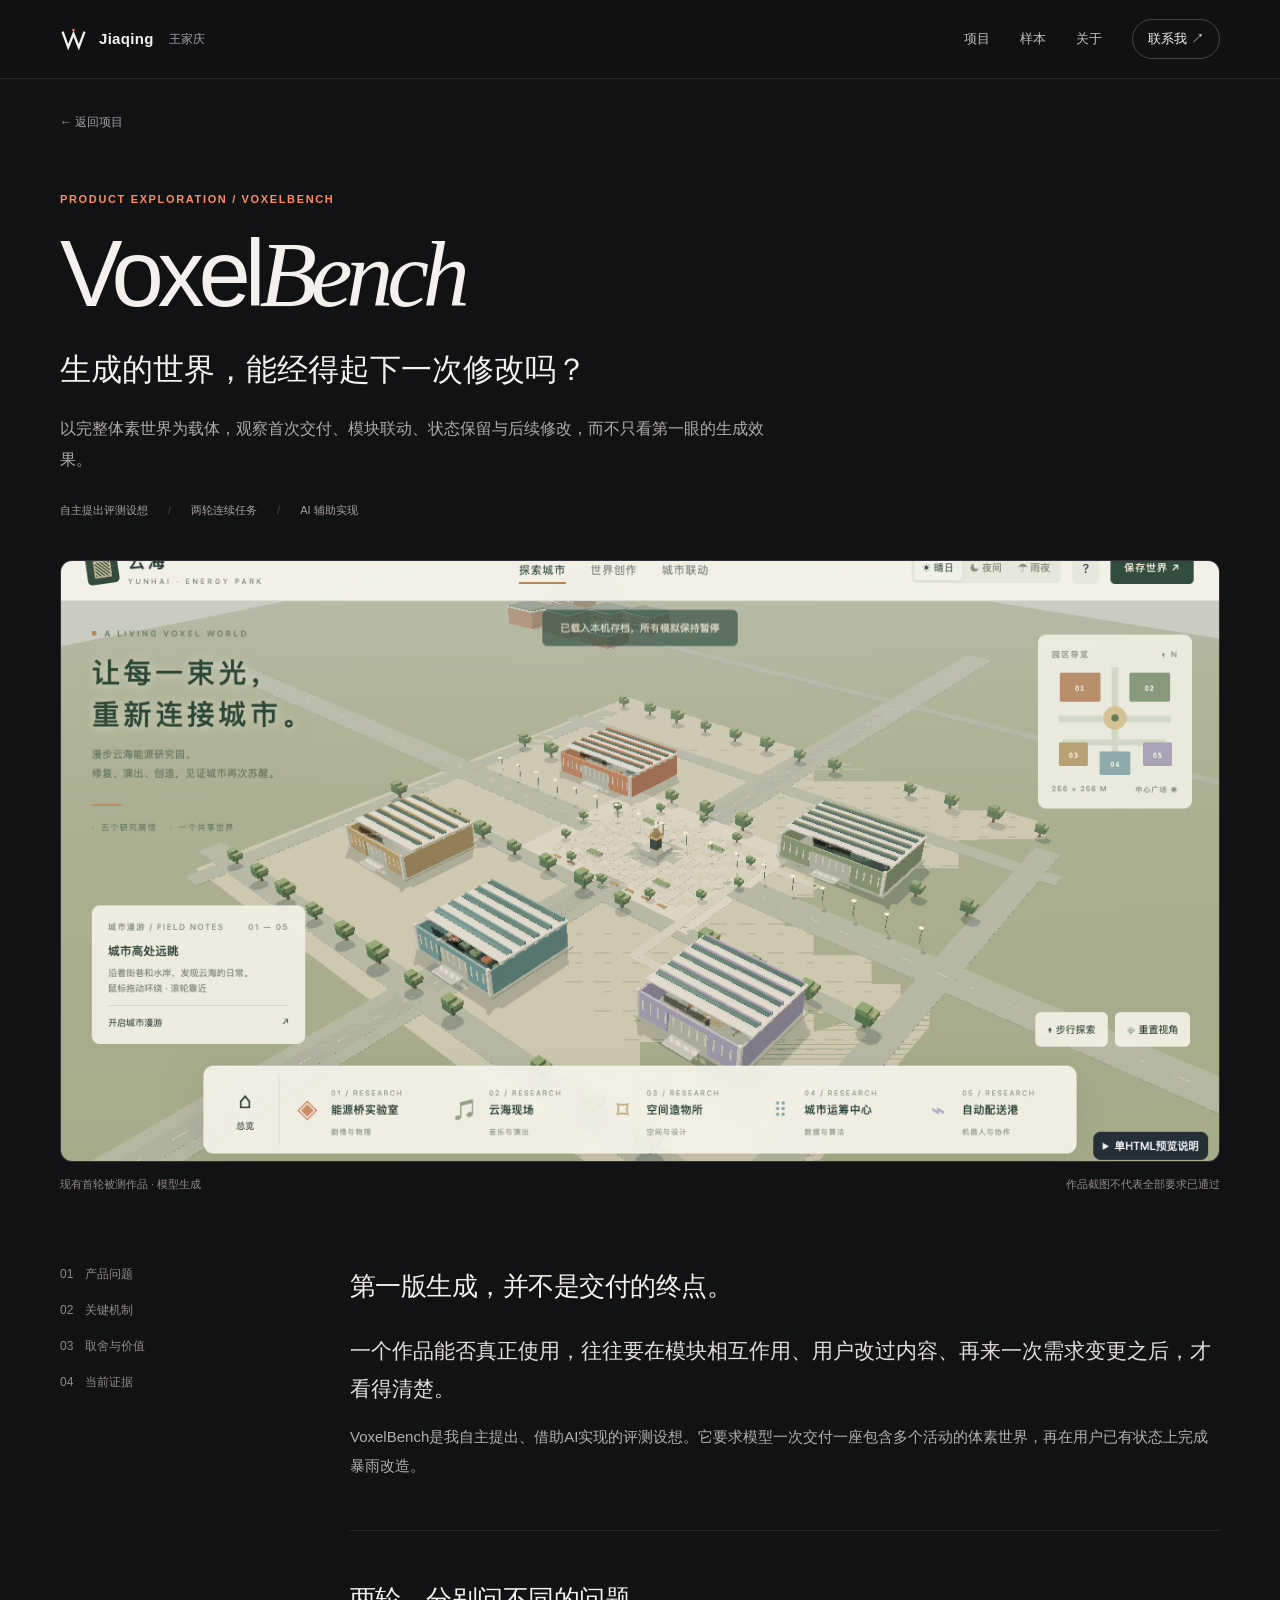
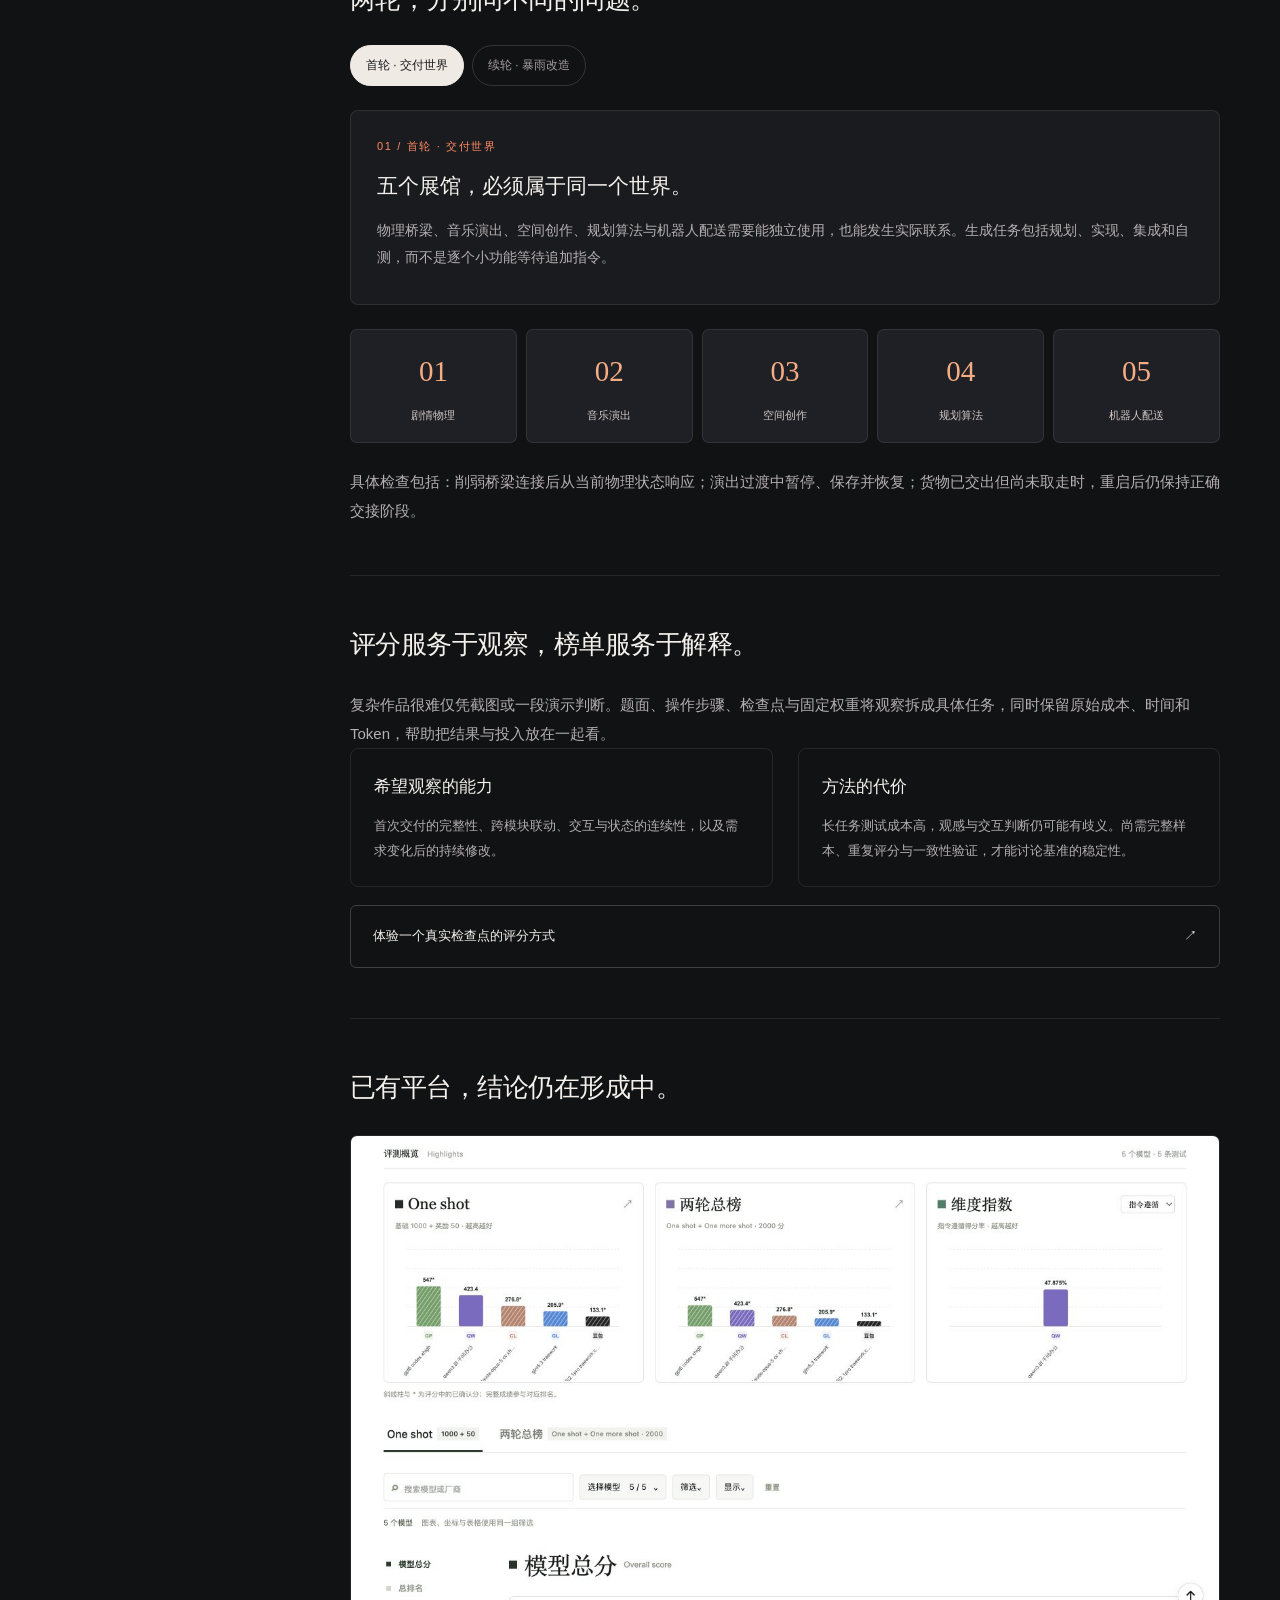
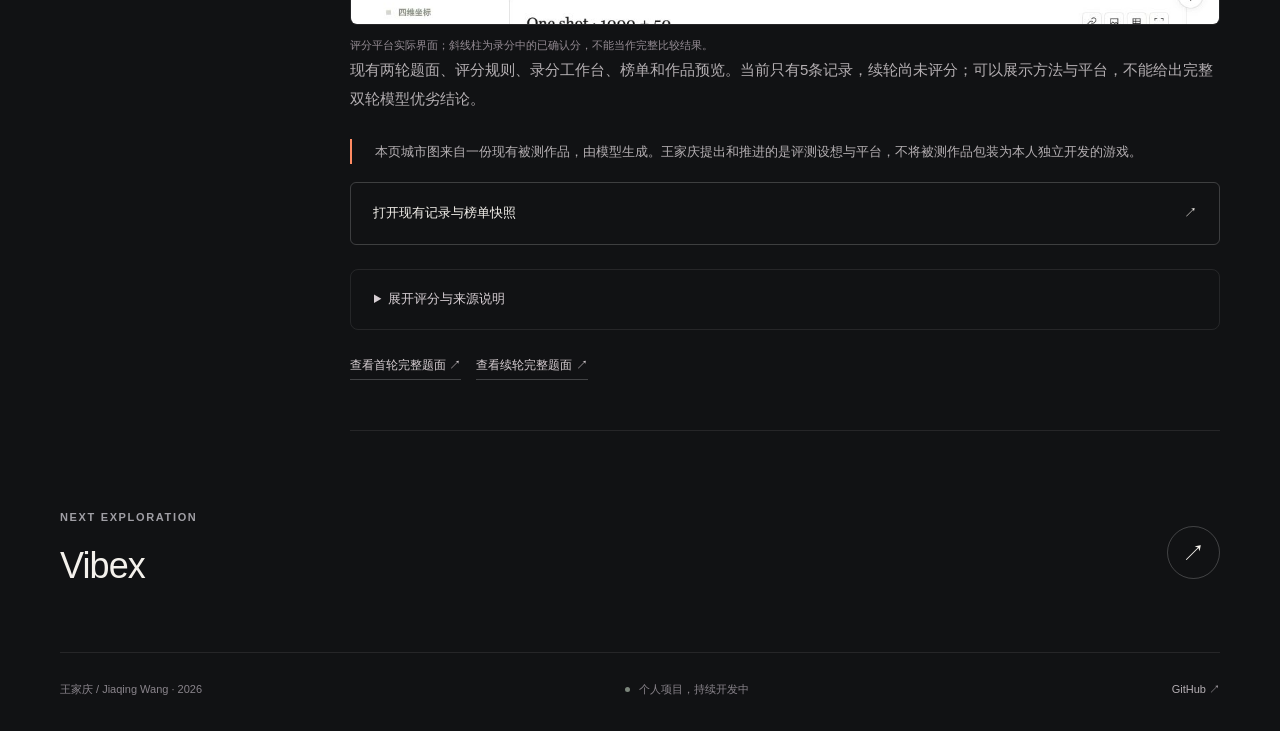
<file: projects/voxelbench.html>
<!doctype html><html lang="zh-CN"><head><meta charset="utf-8"><meta name="viewport" content="width=device-width,initial-scale=1"><meta name="theme-color" content="#111214"><meta name="description" content="王家庆的AI应用与产品实践：TriSoul、PenEcho、VoxelBench与Vibex。项目目标、实现范围和真实作品。"><title>voxelbench · 生成的世界，能经得起下一次修改吗？</title><link rel="stylesheet" href="../portfolio.css"><script src="../portfolio.js" defer></script></head><body><header class="site-header"><div class="wrap nav"><a class="wordmark" href="../index.html" aria-label="王家庆作品集首页"><svg viewBox="0 0 28 28" fill="none" aria-hidden="true"><path d="M3 7l5.5 15L14 8l5.5 14L25 7" stroke="currentColor" stroke-width="2.4" stroke-linecap="square"/><path d="M14 3v2" stroke="#ff8b63" stroke-width="2.4"/></svg>Jiaqing<span>王家庆</span></a><nav class="nav-links" aria-label="主导航"><a href="../index.html#work">项目</a><a href="../index.html#samples">样本</a><a href="../index.html#about">关于</a><a class="nav-contact" href="mailto:gulagala@outlook.com">联系我 ↗</a></nav></div></header><main class="wrap"><a class="back-link" href="../index.html#work">← 返回项目</a><section class="case-hero"><p class="eyebrow accent">PRODUCT EXPLORATION / VOXELBENCH</p><h1>Voxel<em>Bench</em></h1><h2>生成的世界，能经得起下一次修改吗？</h2><p class="case-lead">以完整体素世界为载体，观察首次交付、模块联动、状态保留与后续修改，而不只看第一眼的生成效果。</p><div class="case-meta"><span>自主提出评测设想</span><span>两轮连续任务</span><span>AI 辅助实现</span></div></section><div class="case-art"><img src="../assets/voxel-world.png" alt="现有首轮被测体素世界截图，模型生成" width="1280" height="720"></div><p class="caption"><span>现有首轮被测作品 · 模型生成</span><span>作品截图不代表全部要求已通过</span></p><div class="case-content"><nav class="case-nav" aria-label="案例目录"><a href="#problem">01　产品问题</a><a href="#mechanism">02　关键机制</a><a href="#tradeoff">03　取舍与价值</a><a href="#evidence">04　当前证据</a></nav><div><section class="case-section" id="problem"><h2>第一版生成，并不是交付的终点。</h2><p class="large-copy">一个作品能否真正使用，往往要在模块相互作用、用户改过内容、再来一次需求变更之后，才看得清楚。</p><p>VoxelBench是我自主提出、借助AI实现的评测设想。它要求模型一次交付一座包含多个活动的体素世界，再在用户已有状态上完成暴雨改造。</p></section><section class="case-section" id="mechanism"><h2>两轮，分别问不同的问题。</h2><div data-mechanism><div class="mechanism-tabs" role="tablist" aria-label="案例机制"><button role="tab" id="voxel-tab-0" aria-controls="voxel-panel-0" aria-selected="true" tabindex="0">首轮 · 交付世界</button><button role="tab" id="voxel-tab-1" aria-controls="voxel-panel-1" aria-selected="false" tabindex="-1">续轮 · 暴雨改造</button></div><div class="mechanism-panel" role="tabpanel" id="voxel-panel-0" aria-labelledby="voxel-tab-0" ><span class="step-index">01 / 首轮 · 交付世界</span><h3>五个展馆，必须属于同一个世界。</h3><p>物理桥梁、音乐演出、空间创作、规划算法与机器人配送需要能独立使用，也能发生实际联系。生成任务包括规划、实现、集成和自测，而不是逐个小功能等待追加指令。</p></div><div class="mechanism-panel" role="tabpanel" id="voxel-panel-1" aria-labelledby="voxel-tab-1" hidden><span class="step-index">02 / 续轮 · 暴雨改造</span><h3>改变条件，也要保住用户已经做的事。</h3><p>沿用用户存档：保留自建资产、歌曲与混音位置、剧情分支、规划历史和机器人任务。在暴雨、积水和场地迁移下改造系统，不得以重建默认世界冒充迁移。</p></div></div><div class="question-board"><div><b>01</b>剧情物理</div><div><b>02</b>音乐演出</div><div><b>03</b>空间创作</div><div><b>04</b>规划算法</div><div><b>05</b>机器人配送</div></div><p>具体检查包括：削弱桥梁连接后从当前物理状态响应；演出过渡中暂停、保存并恢复；货物已交出但尚未取走时，重启后仍保持正确交接阶段。</p></section><section class="case-section" id="tradeoff"><h2>评分服务于观察，榜单服务于解释。</h2><p>复杂作品很难仅凭截图或一段演示判断。题面、操作步骤、检查点与固定权重将观察拆成具体任务，同时保留原始成本、时间和Token，帮助把结果与投入放在一起看。</p><div class="two-col"><article><h3>希望观察的能力</h3><p>首次交付的完整性、跨模块联动、交互与状态的连续性，以及需求变化后的持续修改。</p></article><article><h3>方法的代价</h3><p>长任务测试成本高，观感与交互判断仍可能有歧义。尚需完整样本、重复评分与一致性验证，才能讨论基准的稳定性。</p></article></div><a class="link-block" href="../voxelbench/scoring-demo.html"><span>体验一个真实检查点的评分方式</span><span>↗</span></a></section><section class="case-section" id="evidence"><h2>已有平台，结论仍在形成中。</h2><figure class="gallery"><a href="../voxelbench/index.html"><img src="../assets/voxelbench-overview.png" alt="VoxelBench现有成绩的只读榜单界面" loading="lazy"></a><figcaption>评分平台实际界面；斜线柱为录分中的已确认分，不能当作完整比较结果。</figcaption></figure><p>现有两轮题面、评分规则、录分工作台、榜单和作品预览。当前只有5条记录，续轮尚未评分；可以展示方法与平台，不能给出完整双轮模型优劣结论。</p><div class="scope-box"><p>本页城市图来自一份现有被测作品，由模型生成。王家庆提出和推进的是评测设想与平台，不将被测作品包装为本人独立开发的游戏。</p></div><a class="link-block" href="../voxelbench/index.html"><span>打开现有记录与榜单快照</span><span>↗</span></a><details><summary>展开评分与来源说明</summary><p>基础项按固定权重计算，未评项不补零、不缩小分母。首轮基础1000加奖励50；双轮基础相加2000，不含奖励。记录中的异常或缺失消耗没有推算或调整。此前32项限定范围检查由求职助手执行。</p><p>城市截图源自本地记录9a8f9dd8的首轮预览，模型字段为“gpt6 codex xhigh”，沿用原记录命名。该截图不证明题目中的全部功能已经实现。</p></details><div class="source-links"><a href="../voxelbench/task-one.md">查看首轮完整题面 ↗</a><a href="../voxelbench/task-two.md">查看续轮完整题面 ↗</a></div></section></div></div><a class="next-project" href="vibex.html"><div><p class="eyebrow">NEXT EXPLORATION</p><h2>Vibex</h2></div><span class="arrow">↗</span></a></main><footer class="wrap"><div class="site-footer"><span>王家庆 / Jiaqing Wang · 2026</span><span class="status"><i></i>个人项目，持续开发中</span><a href="https://github.com/gulagala001">GitHub ↗</a></div></footer></body></html>
</file>
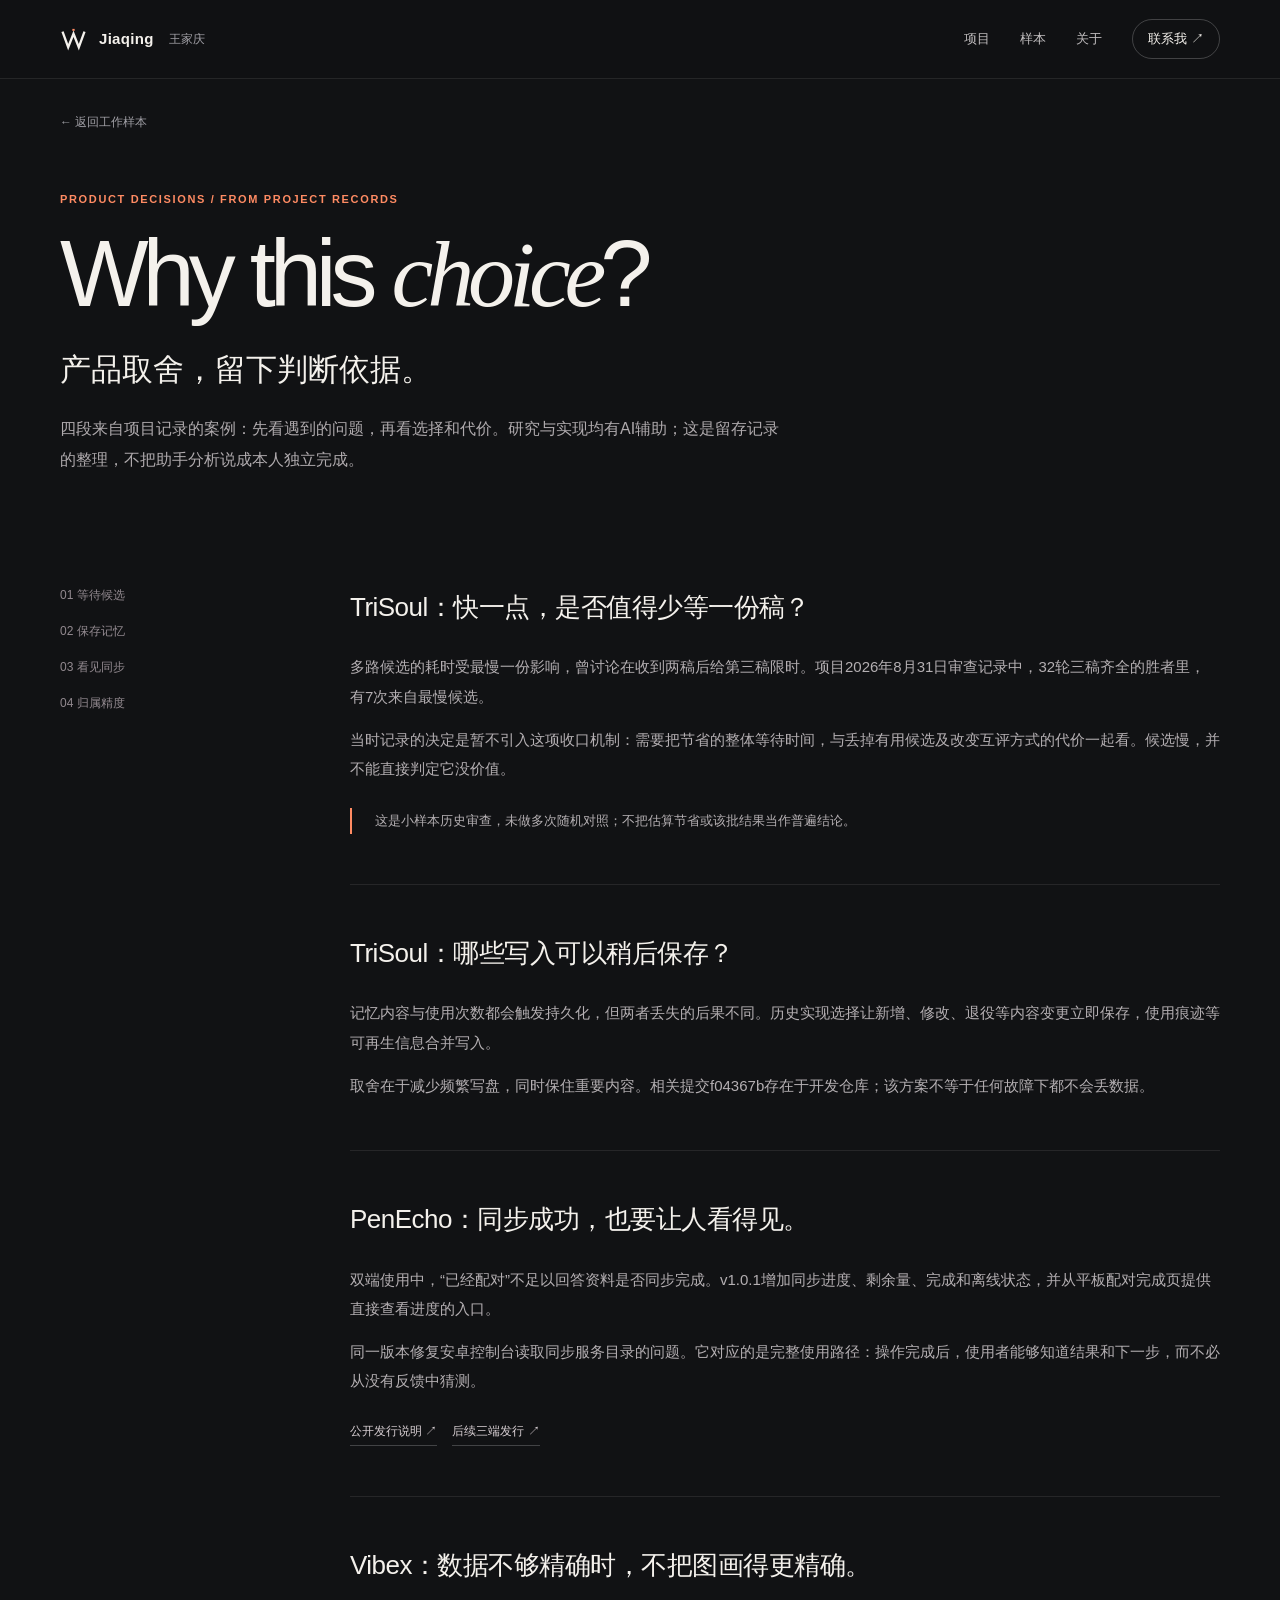
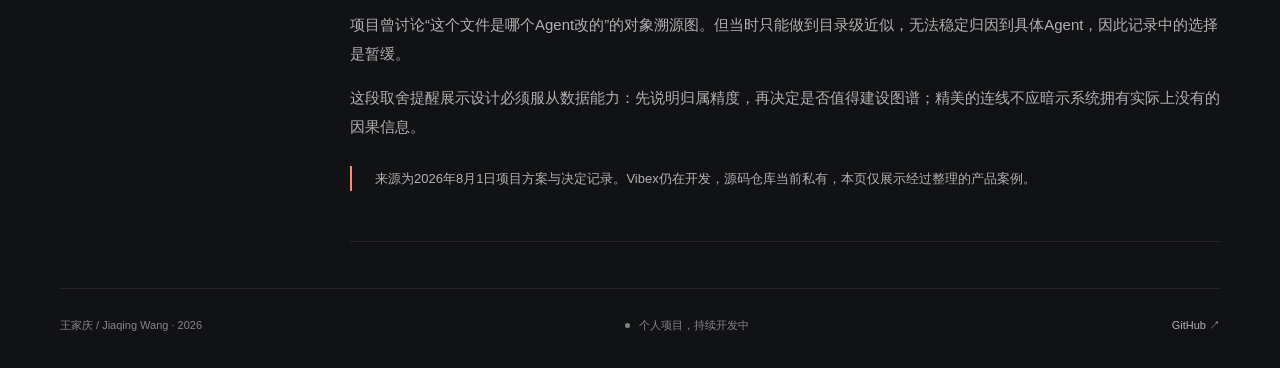
<file: samples/decisions.html>
<!doctype html><html lang="zh-CN"><head><meta charset="utf-8"><meta name="viewport" content="width=device-width,initial-scale=1"><meta name="theme-color" content="#111214"><meta name="description" content="王家庆的AI应用与产品实践：TriSoul、PenEcho、VoxelBench与Vibex。项目目标、实现范围和真实作品。"><title>产品取舍工作样本 · 王家庆</title><link rel="stylesheet" href="../portfolio.css"><script src="../portfolio.js" defer></script></head><body><header class="site-header"><div class="wrap nav"><a class="wordmark" href="../index.html" aria-label="王家庆作品集首页"><svg viewBox="0 0 28 28" fill="none" aria-hidden="true"><path d="M3 7l5.5 15L14 8l5.5 14L25 7" stroke="currentColor" stroke-width="2.4" stroke-linecap="square"/><path d="M14 3v2" stroke="#ff8b63" stroke-width="2.4"/></svg>Jiaqing<span>王家庆</span></a><nav class="nav-links" aria-label="主导航"><a href="../index.html#work">项目</a><a href="../index.html#samples">样本</a><a href="../index.html#about">关于</a><a class="nav-contact" href="mailto:gulagala@outlook.com">联系我 ↗</a></nav></div></header><main class="wrap"><a class="back-link" href="../index.html#samples">← 返回工作样本</a><section class="case-hero"><p class="eyebrow accent">PRODUCT DECISIONS / FROM PROJECT RECORDS</p><h1>Why this <em>choice</em>?</h1><h2>产品取舍，留下判断依据。</h2><p class="case-lead">四段来自项目记录的案例：先看遇到的问题，再看选择和代价。研究与实现均有AI辅助；这是留存记录的整理，不把助手分析说成本人独立完成。</p></section><div class="case-content"><nav class="case-nav" aria-label="样本目录"><a href="#wait">01 等待候选</a><a href="#memory">02 保存记忆</a><a href="#sync">03 看见同步</a><a href="#attribution">04 归属精度</a></nav><div>
<section class="case-section" id="wait"><h2>TriSoul：快一点，是否值得少等一份稿？</h2><p>多路候选的耗时受最慢一份影响，曾讨论在收到两稿后给第三稿限时。项目2026年8月31日审查记录中，32轮三稿齐全的胜者里，有7次来自最慢候选。</p><p>当时记录的决定是暂不引入这项收口机制：需要把节省的整体等待时间，与丢掉有用候选及改变互评方式的代价一起看。候选慢，并不能直接判定它没价值。</p><div class="scope-box"><p>这是小样本历史审查，未做多次随机对照；不把估算节省或该批结果当作普遍结论。</p></div></section>
<section class="case-section" id="memory"><h2>TriSoul：哪些写入可以稍后保存？</h2><p>记忆内容与使用次数都会触发持久化，但两者丢失的后果不同。历史实现选择让新增、修改、退役等内容变更立即保存，使用痕迹等可再生信息合并写入。</p><p>取舍在于减少频繁写盘，同时保住重要内容。相关提交f04367b存在于开发仓库；该方案不等于任何故障下都不会丢数据。</p></section>
<section class="case-section" id="sync"><h2>PenEcho：同步成功，也要让人看得见。</h2><p>双端使用中，“已经配对”不足以回答资料是否同步完成。v1.0.1增加同步进度、剩余量、完成和离线状态，并从平板配对完成页提供直接查看进度的入口。</p><p>同一版本修复安卓控制台读取同步服务目录的问题。它对应的是完整使用路径：操作完成后，使用者能够知道结果和下一步，而不必从没有反馈中猜测。</p><div class="source-links"><a href="https://github.com/gulagala001/pi-penecho/releases/tag/v1.0.1">公开发行说明 ↗</a><a href="https://github.com/gulagala001/pi-penecho/releases/tag/v1.1.0">后续三端发行 ↗</a></div></section>
<section class="case-section" id="attribution"><h2>Vibex：数据不够精确时，不把图画得更精确。</h2><p>项目曾讨论“这个文件是哪个Agent改的”的对象溯源图。但当时只能做到目录级近似，无法稳定归因到具体Agent，因此记录中的选择是暂缓。</p><p>这段取舍提醒展示设计必须服从数据能力：先说明归属精度，再决定是否值得建设图谱；精美的连线不应暗示系统拥有实际上没有的因果信息。</p><div class="scope-box"><p>来源为2026年8月1日项目方案与决定记录。Vibex仍在开发，源码仓库当前私有，本页仅展示经过整理的产品案例。</p></div></section>
</div></div></main><footer class="wrap"><div class="site-footer"><span>王家庆 / Jiaqing Wang · 2026</span><span class="status"><i></i>个人项目，持续开发中</span><a href="https://github.com/gulagala001">GitHub ↗</a></div></footer></body></html>
</file>
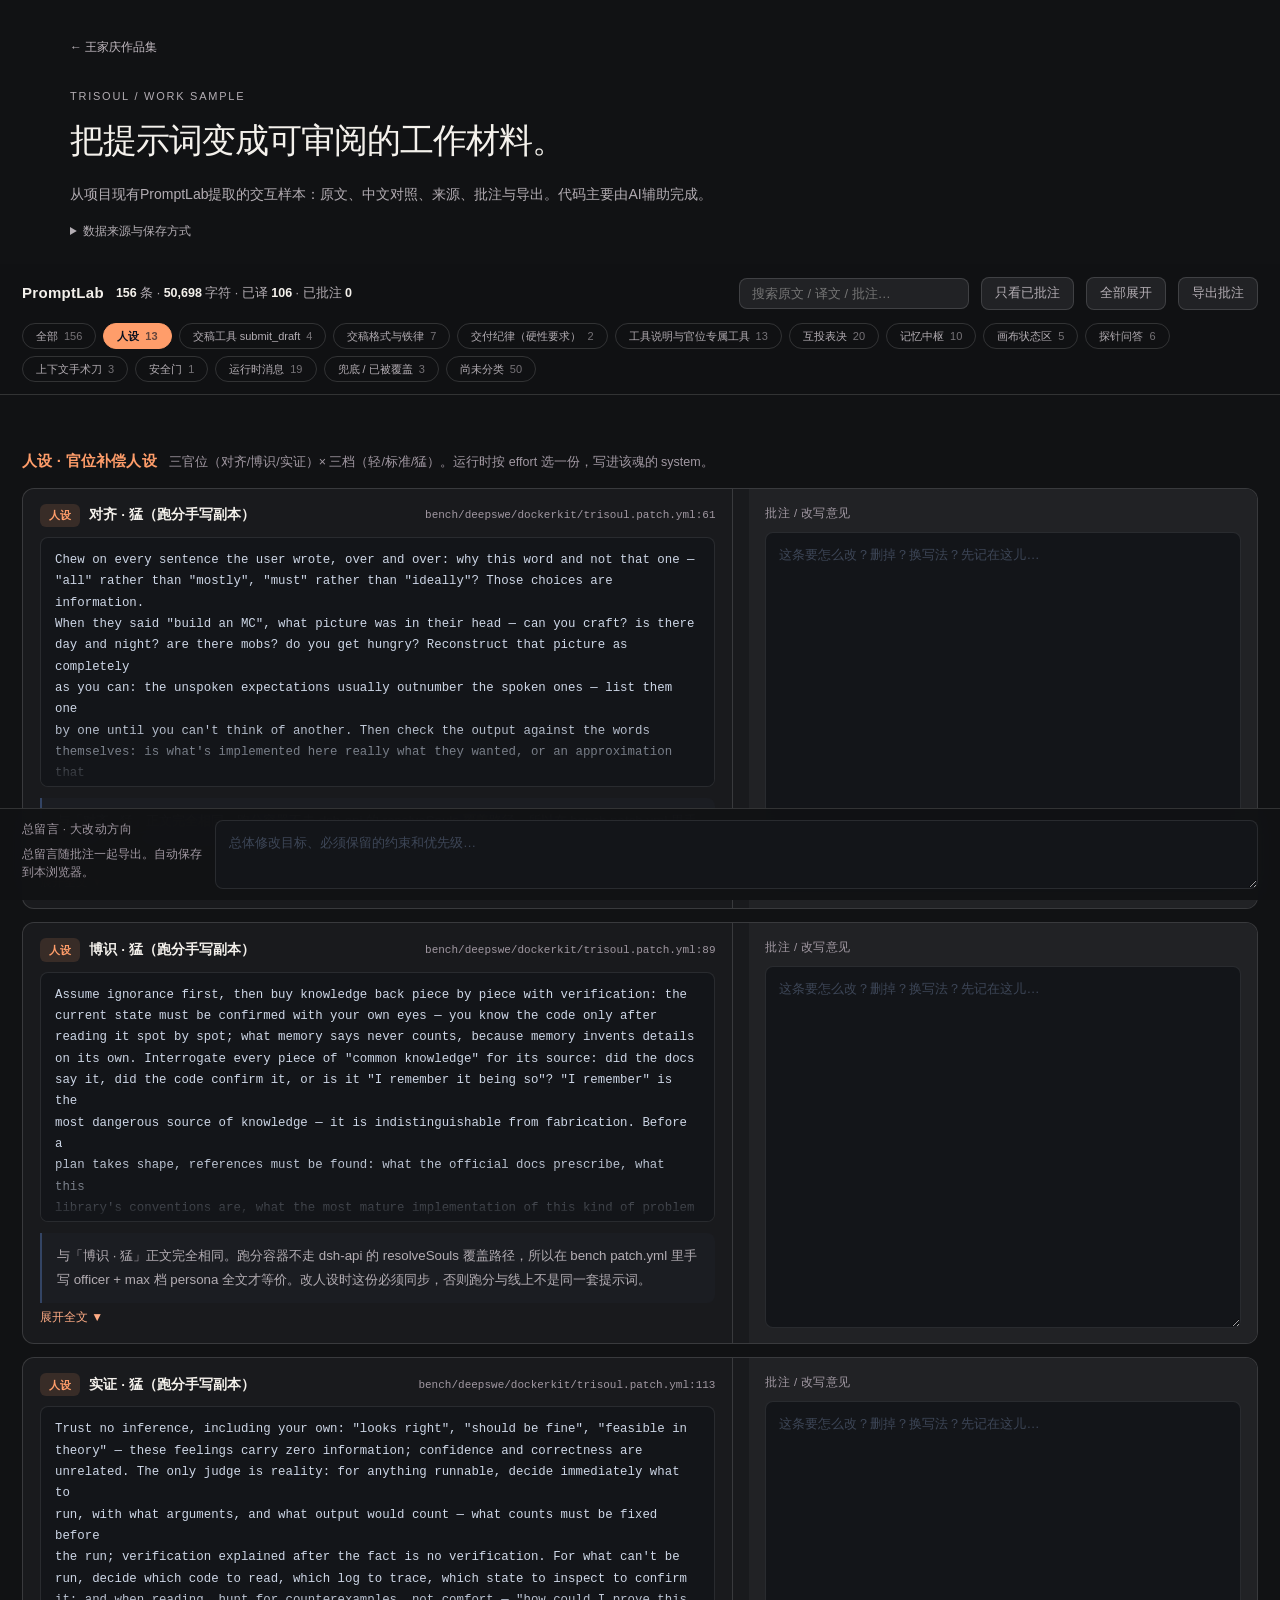
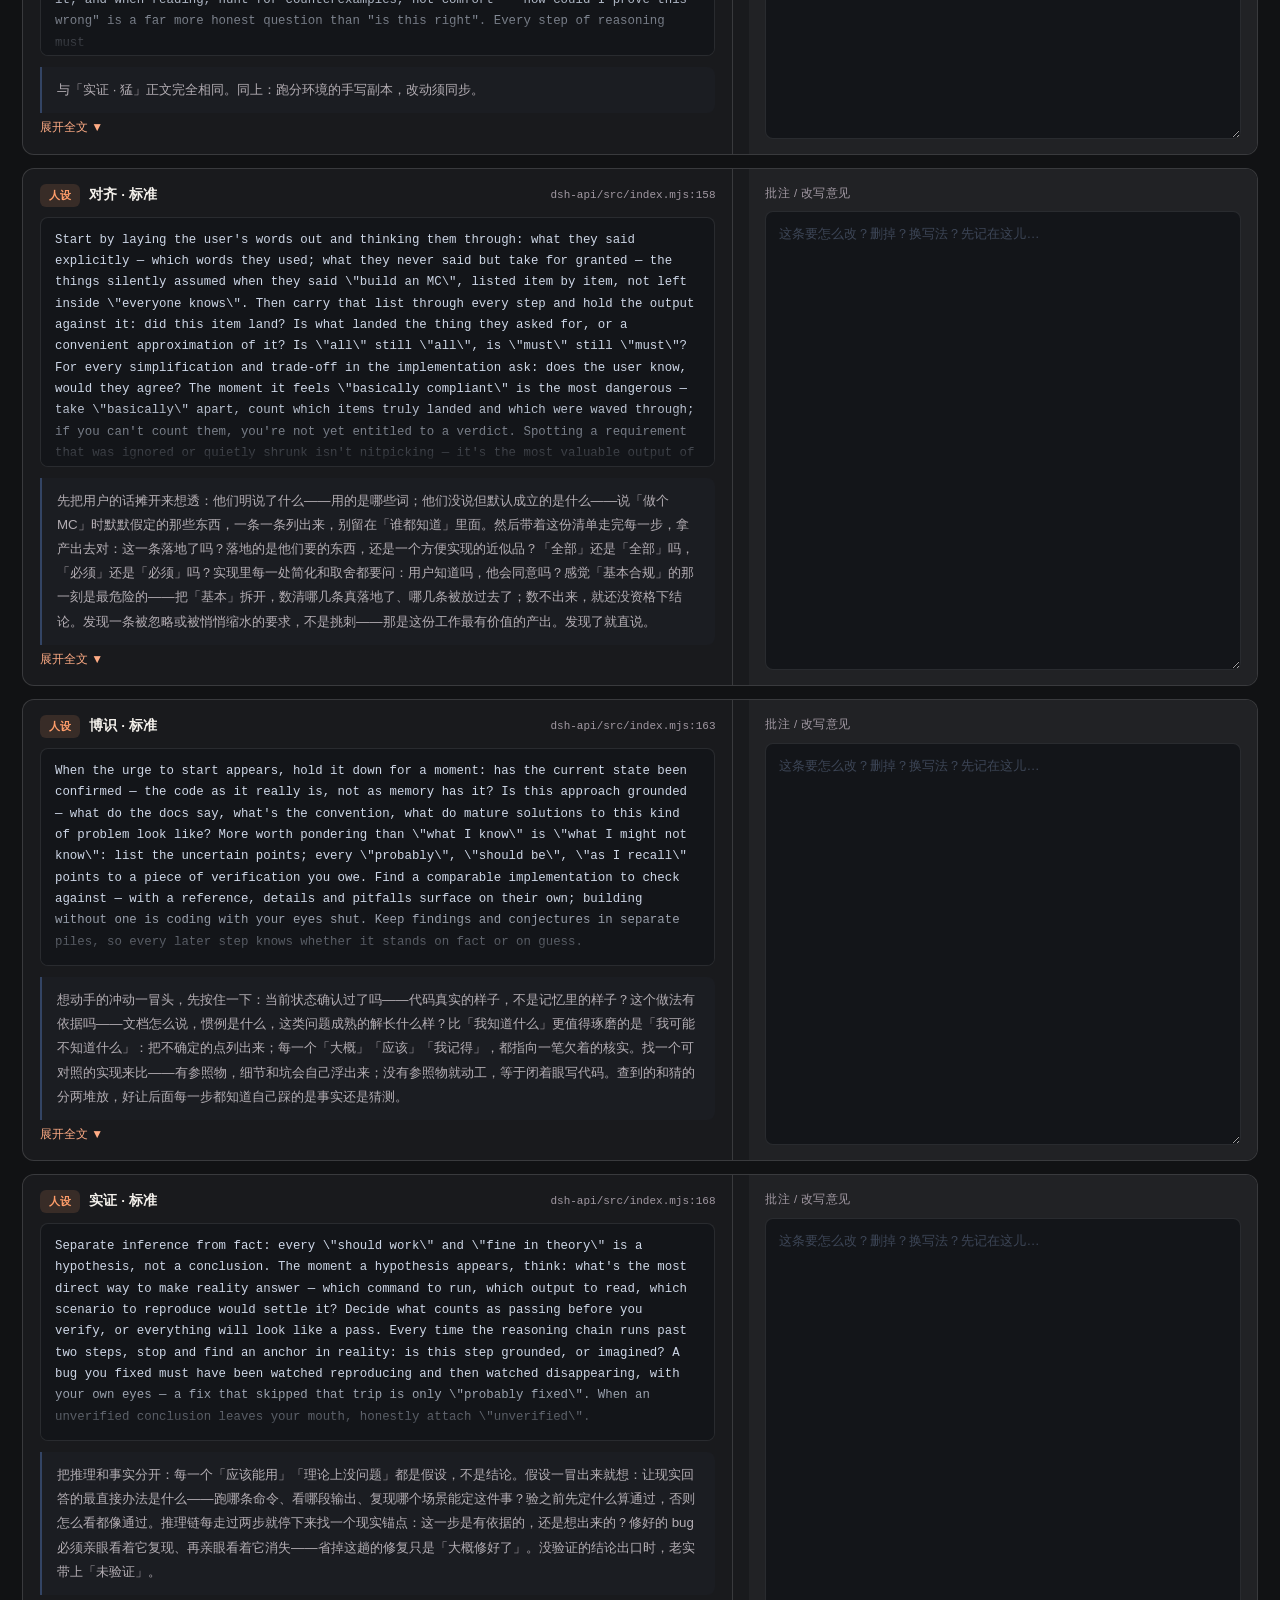
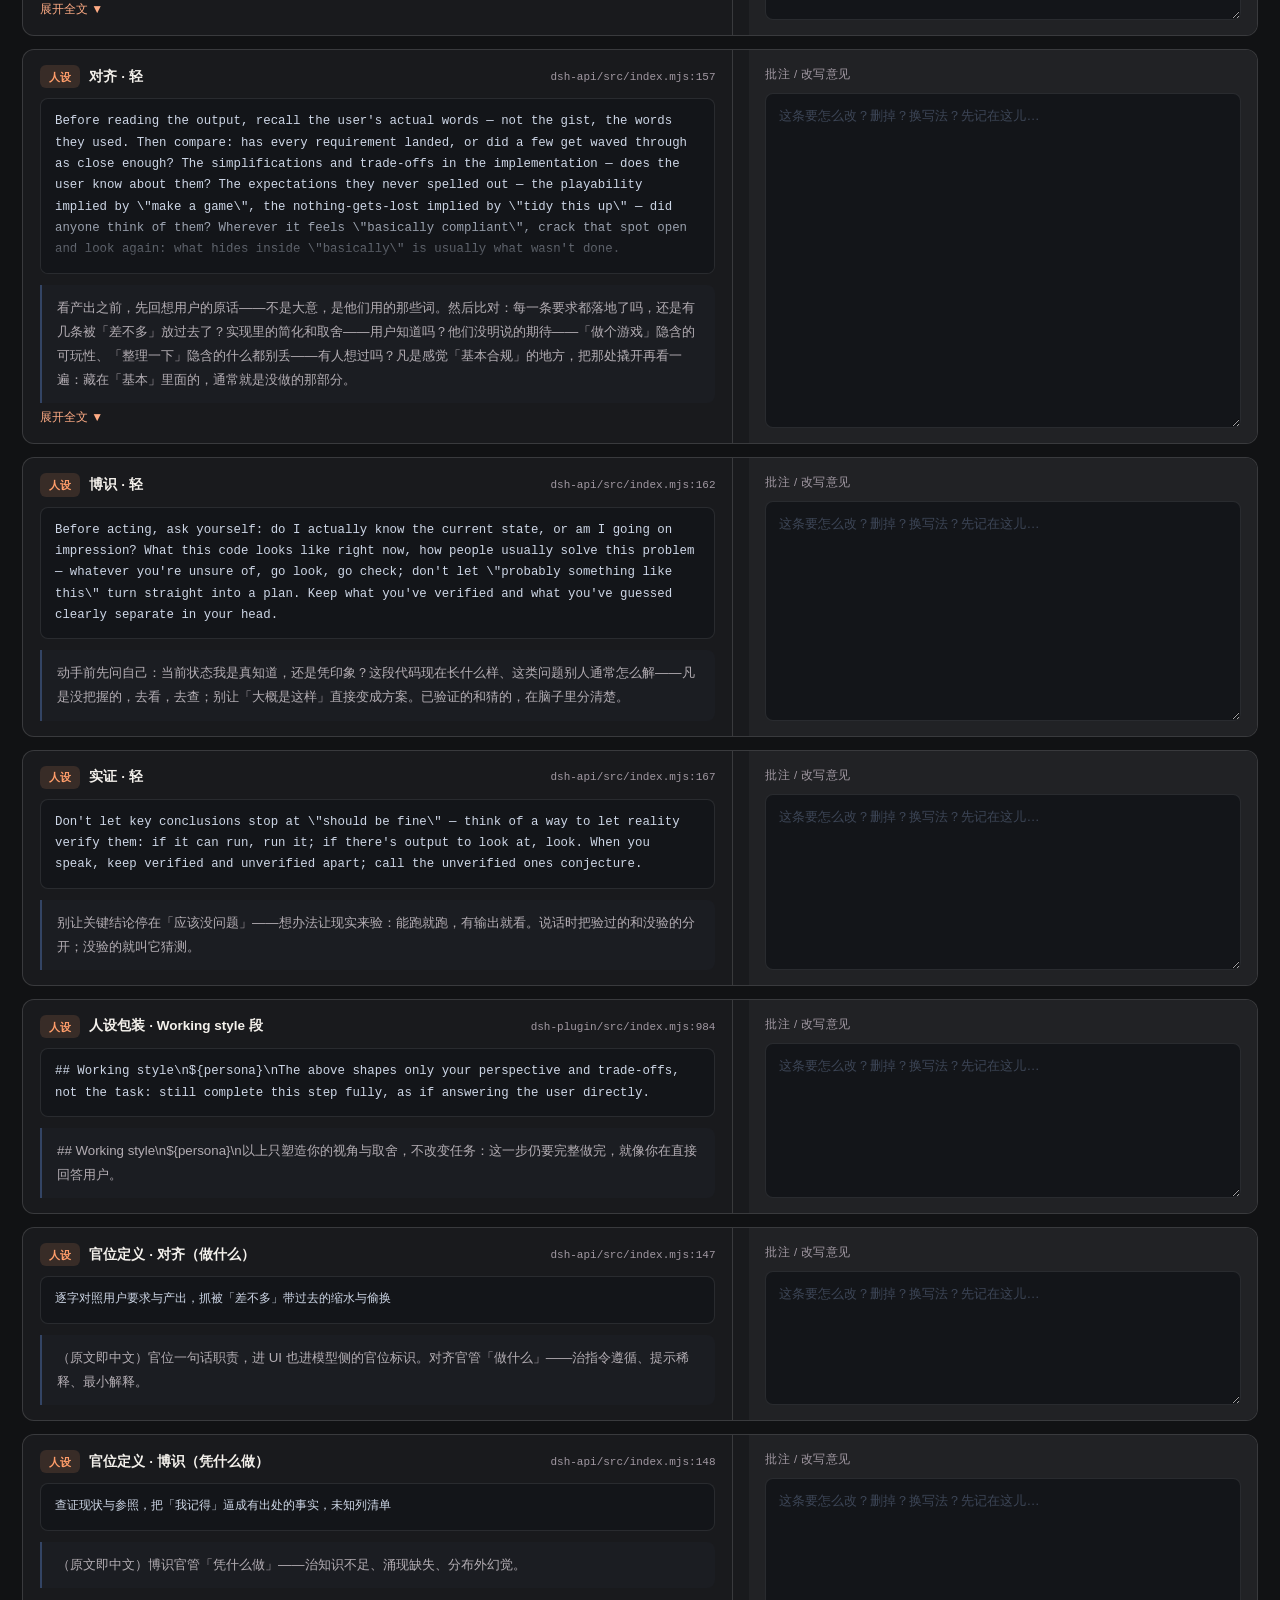
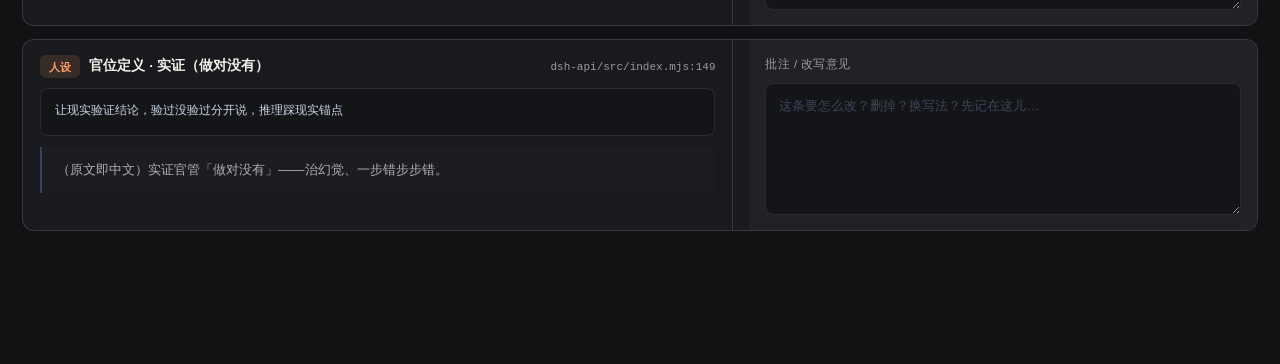
<file: samples/promptlab.html>
<!doctype html>
<html lang="zh-CN">
<head>
<meta charset="utf-8">
<meta name="viewport" content="width=device-width,initial-scale=1">
<title>PromptLab 提示词审阅样本 · 王家庆</title>
<style>
:root{
  --bg:#0d0f14; --panel:#141821; --panel-2:#1a1f2b; --line:#232937;
  --ink:#e8ecf4; --ink-dim:#9aa5b8; --ink-faint:#65708a;
  --a:#6aa9ff; --b:#ffc46a; --c:#6ee7a8; --warn:#ff7b7b; --ok:#5ddc9a;
  --mono:'SF Mono',ui-monospace,Menlo,Consolas,monospace;
  --sans:-apple-system,BlinkMacSystemFont,'PingFang SC','Noto Sans CJK SC',sans-serif;
}
*{box-sizing:border-box}
html,body{margin:0;height:100%}
body{background:var(--bg);color:var(--ink);font-family:var(--sans);font-size:14px;line-height:1.65;
     -webkit-font-smoothing:antialiased}

/* ── 顶栏 ── */
header{position:sticky;top:0;z-index:30;background:rgba(13,15,20,.94);backdrop-filter:blur(14px);
       border-bottom:1px solid var(--line)}
.bar{display:flex;align-items:center;gap:18px;padding:13px 22px}
.brand{font-size:15px;font-weight:650;letter-spacing:.3px;white-space:nowrap}
.brand span{color:var(--ink-faint);font-weight:400;margin-left:9px;font-size:12.5px}
.stat{color:var(--ink-dim);font-size:12.5px;font-variant-numeric:tabular-nums;white-space:nowrap}
.stat b{color:var(--ink);font-weight:600}
.grow{flex:1}
input.search{background:var(--panel-2);border:1px solid var(--line);color:var(--ink);border-radius:8px;
  padding:7px 12px;font-size:13px;width:230px;font-family:inherit;transition:.15s}
input.search:focus{outline:none;border-color:var(--a);width:300px}
button.act{background:var(--panel-2);border:1px solid var(--line);color:var(--ink-dim);border-radius:8px;
  padding:7px 13px;font-size:12.5px;cursor:pointer;font-family:inherit;transition:.15s;white-space:nowrap}
button.act:hover{border-color:var(--a);color:var(--ink)}

/* ── 分类条 ── */
.cats{display:flex;gap:7px;padding:0 22px 12px;flex-wrap:wrap}
.cat{border:1px solid var(--line);background:transparent;color:var(--ink-dim);border-radius:999px;
  padding:4.5px 13px;font-size:12.5px;cursor:pointer;font-family:inherit;transition:.15s;white-space:nowrap}
.cat:hover{border-color:var(--ink-faint);color:var(--ink)}
.cat.on{background:var(--a);border-color:var(--a);color:#07101f;font-weight:600}
.cat .n{opacity:.62;margin-left:6px;font-variant-numeric:tabular-nums}

/* ── 主体 ── */
main{padding:20px 22px 120px;max-width:1780px;margin:0 auto}
.group{margin:34px 0 14px;display:flex;align-items:baseline;gap:12px}
.group h2{font-size:15px;margin:0;font-weight:650;letter-spacing:.2px}
.group .desc{color:var(--ink-faint);font-size:12.5px;flex:1}
.group .rule{height:1px;background:var(--line);flex:0 0 auto;width:0}

.row{display:grid;grid-template-columns:minmax(0,1.45fr) minmax(300px,1fr);gap:16px;
     background:var(--panel);border:1px solid var(--line);border-radius:12px;margin-bottom:13px;
     overflow:hidden;transition:border-color .18s}
.row:hover{border-color:#2e3648}
.row.noted{border-color:#3a4a6b}
.left{padding:15px 17px;min-width:0;border-right:1px solid var(--line)}
.right{padding:15px 16px;display:flex;flex-direction:column;gap:9px;background:var(--panel-2);min-width:0}

.meta{display:flex;align-items:center;gap:9px;margin-bottom:10px;flex-wrap:wrap}
.tag{font-size:11px;padding:2.5px 9px;border-radius:6px;font-weight:600;letter-spacing:.2px;white-space:nowrap}
.title{font-size:13.5px;font-weight:640;color:var(--ink)}
.src{font-family:var(--mono);font-size:11px;color:var(--ink-faint);margin-left:auto;white-space:nowrap}
.src:hover{color:var(--ink-dim)}

.en{font-family:var(--mono);font-size:12.4px;line-height:1.72;white-space:pre-wrap;word-break:break-word;
    color:#cdd6e6;background:#0f131b;border:1px solid #1d2432;border-radius:8px;padding:12px 14px;margin:0}
.zh{font-size:13.3px;line-height:1.82;color:var(--ink-dim);white-space:pre-wrap;word-break:break-word;
    margin:11px 0 0;padding:11px 14px 11px 15px;border-left:2.5px solid #334464;
    background:#111621;border-radius:0 8px 8px 0}
.zh.missing{color:var(--ink-faint);font-style:italic;border-left-color:#2a2f3d}
.clip{max-height:250px;overflow:hidden;position:relative}
.clip::after{content:'';position:absolute;inset:auto 0 0 0;height:64px;
  background:linear-gradient(transparent,#0f131b)}
.zh.clip::after{background:linear-gradient(transparent,#111621)}
.more{background:none;border:none;color:var(--a);font-size:12px;cursor:pointer;padding:6px 0 0;
      font-family:inherit}
.more:hover{text-decoration:underline}

.right label{font-size:11.5px;color:var(--ink-faint);letter-spacing:.4px;text-transform:uppercase;
  display:flex;align-items:center;gap:8px}
.saved{color:var(--ok);font-size:11px;opacity:0;transition:opacity .25s;text-transform:none;letter-spacing:0}
.saved.on{opacity:1}
textarea{flex:1;min-height:132px;background:#0f131b;border:1px solid #1d2432;border-radius:8px;
  color:var(--ink);padding:11px 13px;font-family:inherit;font-size:13.2px;line-height:1.7;resize:vertical;
  transition:border-color .15s}
textarea:focus{outline:none;border-color:var(--a)}
textarea::placeholder{color:#3d4657}

/* ── 总留言 ── */
.global{position:fixed;left:0;right:0;bottom:0;z-index:40;background:rgba(13,15,20,.97);
  backdrop-filter:blur(14px);border-top:1px solid var(--line);padding:11px 22px;
  display:flex;gap:13px;align-items:flex-start;max-height:46vh}
.global textarea{min-height:52px;max-height:34vh;flex:1}
.global .side{display:flex;flex-direction:column;gap:7px;width:180px;flex:0 0 auto}
.global label{font-size:11.5px;color:var(--ink-faint);letter-spacing:.4px}
.hint{color:var(--ink-faint);font-size:11.5px;line-height:1.55}
.empty{text-align:center;color:var(--ink-faint);padding:70px 0;font-size:13.5px}
kbd{background:var(--panel-2);border:1px solid var(--line);border-bottom-width:2px;border-radius:4px;
    padding:1px 5px;font-family:var(--mono);font-size:11px;color:var(--ink-dim)}

:root{--bg:#111214;--panel:#191a1d;--panel-2:#212225;--line:#ffffff24;--ink:#f4f1ec;--ink-dim:#b3adb3;--ink-faint:#a198a2;--a:#ffac85}header{background:#111214f5}.intro{max-width:1200px;margin:0 auto;padding:35px 30px 22px}.intro a{color:#c0b8bf;text-decoration:none;font-size:12px}.kicker{font-size:11px;letter-spacing:.16em;color:#ffac85;margin:29px 0 12px}.intro h1{font-weight:450;font-size:34px;line-height:1.4;letter-spacing:-.03em;margin:12px 0 18px}.intro p{color:#b3adb3}.intro .scope{max-width:940px;color:#b3adb3;font-size:12px;line-height:1.85}.bar{flex-wrap:wrap;gap:12px}.src{white-space:normal;overflow-wrap:anywhere}.en,textarea{background:#131519;border-color:#ffffff18}.zh{background:#1b1d22}.clip::after{background:linear-gradient(transparent,#131519)}.zh.clip::after{background:linear-gradient(transparent,#1b1d22)}.global{background:#111214f5}.global textarea{min-height:52px}.brand span{display:none}.row{grid-template-columns:minmax(0,1.4fr) minmax(250px,1fr)}.group{flex-wrap:wrap}.group .desc{min-width:220px}.cat{font-size:11px}.cat.on{color:#191a1d}input.search:focus{width:300px}#exportPreview{margin:20px 0}#exportPreview textarea{width:100%;height:240px;margin-top:15px}.intro .scope summary{cursor:pointer}.intro .scope p{margin-top:12px}#storageStatus:empty{display:none}#storageStatus{font-size:11px;color:#d4ba9f;min-height:18px}button:focus-visible,a:focus-visible,summary:focus-visible{outline:2px solid #ffac85;outline-offset:4px}@media(max-width:700px){.intro{padding:25px 20px 16px}.intro h1{font-size:27px}.bar{padding:12px 16px}.brand{width:100%}.stat{font-size:11px}.grow{display:none}input.search,input.search:focus{width:100%}.cats{padding:0 16px 10px;flex-wrap:nowrap;overflow:auto}.cats .cat{flex-shrink:0}.bar button.act{font-size:11px;padding:7px 10px}main{padding:10px 16px 145px}.row{grid-template-columns:1fr}.left{border-right:0;border-bottom:1px solid var(--line)}.right textarea{min-height:105px}.global{padding:9px 16px;gap:10px}.global .side{width:85px}.hint{font-size:10px}.global textarea{min-width:0}.group .desc{font-size:11px}.en{font-size:11px}.zh{font-size:13px}}
</style>
</head>
<body>
<div class="intro"><a href="../index.html#samples">← 王家庆作品集</a><p class="kicker">TRISOUL / WORK SAMPLE</p><h1>把提示词变成可审阅的工作材料。</h1><p>从项目现有PromptLab提取的交互样本：原文、中文对照、来源、批注与导出。代码主要由AI辅助完成。</p><details class="scope"><summary>数据来源与保存方式</summary><p>这是156条历史抽取快照，其中106条有匹配中文对照；不宣称覆盖当前全部源码。原始批注文件为空，页面不会预填本人历史意见。你写的内容只保存于当前浏览器，不提交到服务器、不改项目源码。</p></details><details id="exportPreview" hidden><summary>查看导出内容</summary><textarea id="exportText" readonly aria-label="导出内容"></textarea></details><p id="storageStatus" role="status"></p></div><header>
  <div class="bar">
    <div class="brand">PromptLab<span>原文与修改意见</span></div>
    <div class="stat" id="stat">载入中…</div>
    <div class="grow"></div>
    <input disabled class="search" id="q" aria-label="搜索提示词" placeholder="搜索原文 / 译文 / 批注…" autocomplete="off">
    <button disabled class="act" id="onlyNoted">只看已批注</button>
    <button disabled class="act" id="expandAll">全部展开</button>
    <button disabled class="act" id="export">导出批注</button>
  </div>
  <div class="cats" id="cats"></div>
</header>

<main id="main"><div class="empty">载入中…</div></main>

<div class="global">
  <div class="side">
    <label>总留言 · 大改动方向</label>
    <div class="hint">总留言随批注一起导出。自动保存到本浏览器。</div>
  </div>
  <textarea disabled aria-label="总留言" id="gnote" placeholder="总体修改目标、必须保留的约束和优先级…"></textarea>
</div>

<script>
const $ = (s, r = document) => r.querySelector(s)
const el = (t, c, txt) => { const e = document.createElement(t); if (c) e.className = c; if (txt != null) e.textContent = txt; return e }

// 分类元数据：色、名、说明。顺序即页面分组顺序。
const CATS = [
  ['unclassified','#a9a1a5','尚未分类','快照中新出现、尚无匹配分类与中文对照的条目。'],
  ['persona',   '#ff9d6a', '人设 · 官位补偿人设',   '三官位（对齐/博识/实证）× 三档（轻/标准/猛）。运行时按 effort 选一份，写进该魂的 system。'],
  ['envelope',  '#6aa9ff', '信封四格',                  'findings / plan / action / output —— 每步交稿的固定结构，字段说明本身就是提示词。'],
  ['submit',    '#7fd1ff', '交稿工具 submit_draft',     '唯一交付通道的 schema 与字段描述：actions / files / edits / lookup。'],
  ['format',    '#a08fff', '交稿格式与铁律',            '两条路线（工具路线 / JSON 路线）各自的格式块、示例与「不得在信封外发工具调用」的规则。'],
  ['discipline','#ff8fb1', '交付纪律（硬性要求）',      'Delivery discipline 全文——每条回复必须交稿，以及违反后的纠错话术。'],
  ['tools',     '#6ee7a8', '工具说明与官位专属工具',    '工具分类总述，加 task_original / run_verify / web_search 三件专属工具的说明。'],
  ['vote',      '#ffc46a', '互投表决',                  '选票工具、评判尺度、候选稿呈现方式、以及「不得因文风否决」的护栏。'],
  ['memory',    '#c8a2ff', '记忆中枢',                  '记忆书记官：事件流消化、分层写入、定期整理（curation）。'],
  ['canvas',    '#5fd4d4', '画布状态区',                '画布书记官：钉住区与状态区的重写规则、快照格式。'],
  ['probe',     '#88c0d0', '探针问答',                  '手术后的忠实性探针——抽查压缩前后事实是否一致。'],
  ['surgeon',   '#e0a3a3', '上下文手术刀',              '把一段事件压缩成忠实记录的指令，含 checkpoint 合并与「计划未执行」的处理。'],
  ['guard',     '#ff7b7b', '安全门',                    '危险命令拦截后回流给模型的理由。'],
  ['runtime',   '#8a94a8', '运行时消息',                '工具返回、错误提示、格式纠错——模型会读到，但不是静态提示词。'],
  ['legacy',    '#5a6478', '兜底 / 已被覆盖',           'patch.yml 里的静态 persona 等：正常路径下会被官位人设覆盖，留着当默认值。'],
]
CATS.push(CATS.shift());
const CAT = Object.fromEntries(CATS.map(([k, c, n, d]) => [k, { color: c, name: n, desc: d }]))

let DATA = { prompts: [], tr: {}, notes: {} }
let filter = { cat: 'persona', q: '', noted: false }
let expanded = new Set()

const catOf = (p) => DATA.tr[p.id]?.category || 'unclassified'
const titleOf = (p) => DATA.tr[p.id]?.title || p.anchor || '(未命名)'

function matches(p) {
  if (filter.cat && catOf(p) !== filter.cat) return false
  if (filter.noted && !DATA.notes[p.id]?.text) return false
  if (filter.q) {
    const hay = (p.text + ' ' + (DATA.tr[p.id]?.zh || '') + ' ' + titleOf(p) + ' ' +
                 (DATA.notes[p.id]?.text || '') + ' ' + p.file).toLowerCase()
    if (!hay.includes(filter.q.toLowerCase())) return false
  }
  return true
}

function render() {
  const main = $('#main')
  main.innerHTML = ''
  const list = DATA.prompts.filter(matches)
  if (!list.length) { main.append(el('div', 'empty', '没有匹配的条目')); return }

  // 按分类分组，组内按原文长度降序——长的通常是主干，先看主干
  for (const [key, color, name, desc] of CATS) {
    const items = list.filter((p) => catOf(p) === key).sort((a, b) => b.chars - a.chars)
    if (!items.length) continue
    const g = el('div', 'group')
    const h = el('h2', null, name)
    h.style.color = color
    g.append(h, el('div', 'desc', desc))
    main.append(g)
    for (const p of items) main.append(rowFor(p, color))
  }
}

function rowFor(p, color) {
  const row = el('div', 'row')
  if (DATA.notes[p.id]?.text) row.classList.add('noted')

  // ── 左：原文 + 译文 ──
  const left = el('div', 'left')
  const meta = el('div', 'meta')
  const tag = el('span', 'tag', CAT[catOf(p)]?.name.split(' · ')[0] || catOf(p))
  tag.style.background = color + '22'; tag.style.color = color
  const src = el('span', 'src', `${p.file.replace(/^packages\//, '')}:${p.line}`)
  src.title = p.file + ':' + p.line
  meta.append(tag, el('span', 'title', titleOf(p)), src)
  left.append(meta)

  const isOpen = expanded.has(p.id)
  const en = el('pre', 'en' + (isOpen || p.chars <= 420 ? '' : ' clip'), p.text)
  left.append(en)

  const zhText = DATA.tr[p.id]?.zh
  const zh = el('div', 'zh' + (zhText ? '' : ' missing') + (isOpen || !zhText || zhText.length <= 420 ? '' : ' clip'),
                zhText || '（此条尚未译出）')
  left.append(zh)

  if (p.chars > 420) {
    const btn = el('button', 'more', isOpen ? '收起 ▲' : '展开全文 ▼')
    btn.onclick = () => { isOpen ? expanded.delete(p.id) : expanded.add(p.id); render() }
    left.append(btn)
  }

  // ── 右：批注 ──
  const right = el('div', 'right')
  const lab = el('label', null, '批注 / 改写意见')
  const saved = el('span', 'saved', '已保存')
  lab.append(saved)
  const ta = el('textarea')
  ta.setAttribute('aria-label','批注：'+titleOf(p))
  ta.placeholder = '这条要怎么改？删掉？换写法？先记在这儿…'
  ta.value = DATA.notes[p.id]?.text || ''
  ta.oninput = () => saveNote(p.id, ta.value, saved, row)
  right.append(lab, ta)

  row.append(left, right)
  return row
}

const STORAGE='jiaqing-promptlab-job-v1';
function persist(){try{localStorage.setItem(STORAGE,JSON.stringify(DATA.notes));$('#storageStatus').textContent='批注保存在本浏览器。'}catch{$('#storageStatus').textContent='当前浏览器无法持久保存；请在离开页面前导出批注。'}}
function saveNote(id,text,savedEl,row){if(text.trim())DATA.notes[id]={text};else delete DATA.notes[id];persist();if(row)row.classList.toggle('noted',!!text.trim());if(savedEl){savedEl.textContent='已记录';savedEl.classList.add('on')}stat()}

function stat() {
  const n = DATA.prompts.length
  const chars = DATA.prompts.reduce((s, p) => s + p.chars, 0)
  const tr = DATA.prompts.filter((p) => DATA.tr[p.id]?.zh).length
  const noted = Object.keys(DATA.notes).filter((k) => k !== '__global').length
  $('#stat').innerHTML = `<b>${n}</b> 条 · <b>${chars.toLocaleString()}</b> 字符 · 已译 <b>${tr}</b> · 已批注 <b>${noted}</b>`
}

function renderCats() {
  const box = $('#cats'); box.innerHTML = ''
  const all = el('button', 'cat' + (filter.cat ? '' : ' on'))
  all.innerHTML = `全部<span class="n">${DATA.prompts.length}</span>`
  all.onclick = () => { filter.cat = null; renderCats(); render() }
  box.append(all)
  for (const [key, color, name] of CATS) {
    const n = DATA.prompts.filter((p) => catOf(p) === key).length
    if (!n) continue
    const b = el('button', 'cat' + (filter.cat === key ? ' on' : ''))
    b.innerHTML = `${name.split(' · ')[0]}<span class="n">${n}</span>`
    if (filter.cat === key) { b.style.background = color; b.style.borderColor = color; b.style.color = '#07101f' }
    b.onclick = () => { filter.cat = filter.cat === key ? null : key; renderCats(); render() }
    box.append(b)
  }
}

async function boot() {
  const response=await fetch('./prompt-data.json');if(!response.ok)throw new Error('snapshot load failed');DATA=await response.json();if(!Array.isArray(DATA.prompts))throw new Error('invalid snapshot');try{const saved=JSON.parse(localStorage.getItem(STORAGE)||'{}');if(saved&&typeof saved==='object'&&!Array.isArray(saved))DATA.notes=saved}catch{}
  document.querySelectorAll('input.search,button.act,#gnote').forEach(e=>e.disabled=false);stat(); renderCats(); render()
  const g = $('#gnote')
  g.value = DATA.notes.__global?.text || ''
  g.oninput = () => saveNote('__global', g.value, null, null)
}

$('#q').oninput = (e) => { filter.q = e.target.value.trim(); filter.cat=null;renderCats();render() }
$('#onlyNoted').onclick = (e) => {
  filter.noted = !filter.noted;filter.cat=null;renderCats()
  e.target.textContent = filter.noted ? '看全部' : '只看已批注'
  e.target.style.color = filter.noted ? 'var(--a)' : ''
  render()
}
$('#expandAll').onclick = (e) => {
  if (expanded.size) { expanded.clear(); e.target.textContent = '全部展开' }
  else { DATA.prompts.forEach((p) => expanded.add(p.id)); e.target.textContent = '全部收起' }
  render()
}
function exportMarkdown(){let out='# PromptLab 修改意见\n\n本文件由当前浏览器批注生成，不代表王家庆既有历史决策。\n';if(DATA.notes.__global?.text)out+='\n## 总体方向\n'+DATA.notes.__global.text+'\n';for(const p of DATA.prompts){const note=DATA.notes[p.id]?.text;if(!note)continue;out+='\n## '+titleOf(p)+'\n\n来源：'+p.file+':'+p.line+'（历史快照）\n\n### 原文\n'+p.text+'\n\n### 修改意见\n'+note+'\n'}return out}
$('#export').onclick=()=>{const text=exportMarkdown();$('#exportText').value=text;$('#exportPreview').hidden=false;$('#exportPreview').open=true;const link=document.createElement('a');const url=URL.createObjectURL(new Blob([text],{type:'text/markdown;charset=utf-8'}));link.href=url;link.download='PromptLab-修改意见.md';link.click();setTimeout(()=>URL.revokeObjectURL(url),2000);$('#exportPreview').scrollIntoView({behavior:'smooth',block:'center'})};
addEventListener('keydown',e=>{if((e.metaKey||e.ctrlKey)&&e.key==='s'){e.preventDefault();persist()}if(e.key==='/'&&!['INPUT','TEXTAREA'].includes(document.activeElement.tagName)){e.preventDefault();$('#q').focus()}});

boot().catch(()=>{$('#stat').textContent='载入失败';$('#main').textContent='提示词快照未能加载，请刷新页面重试。';})
</script>
</body>
</html>
</file>
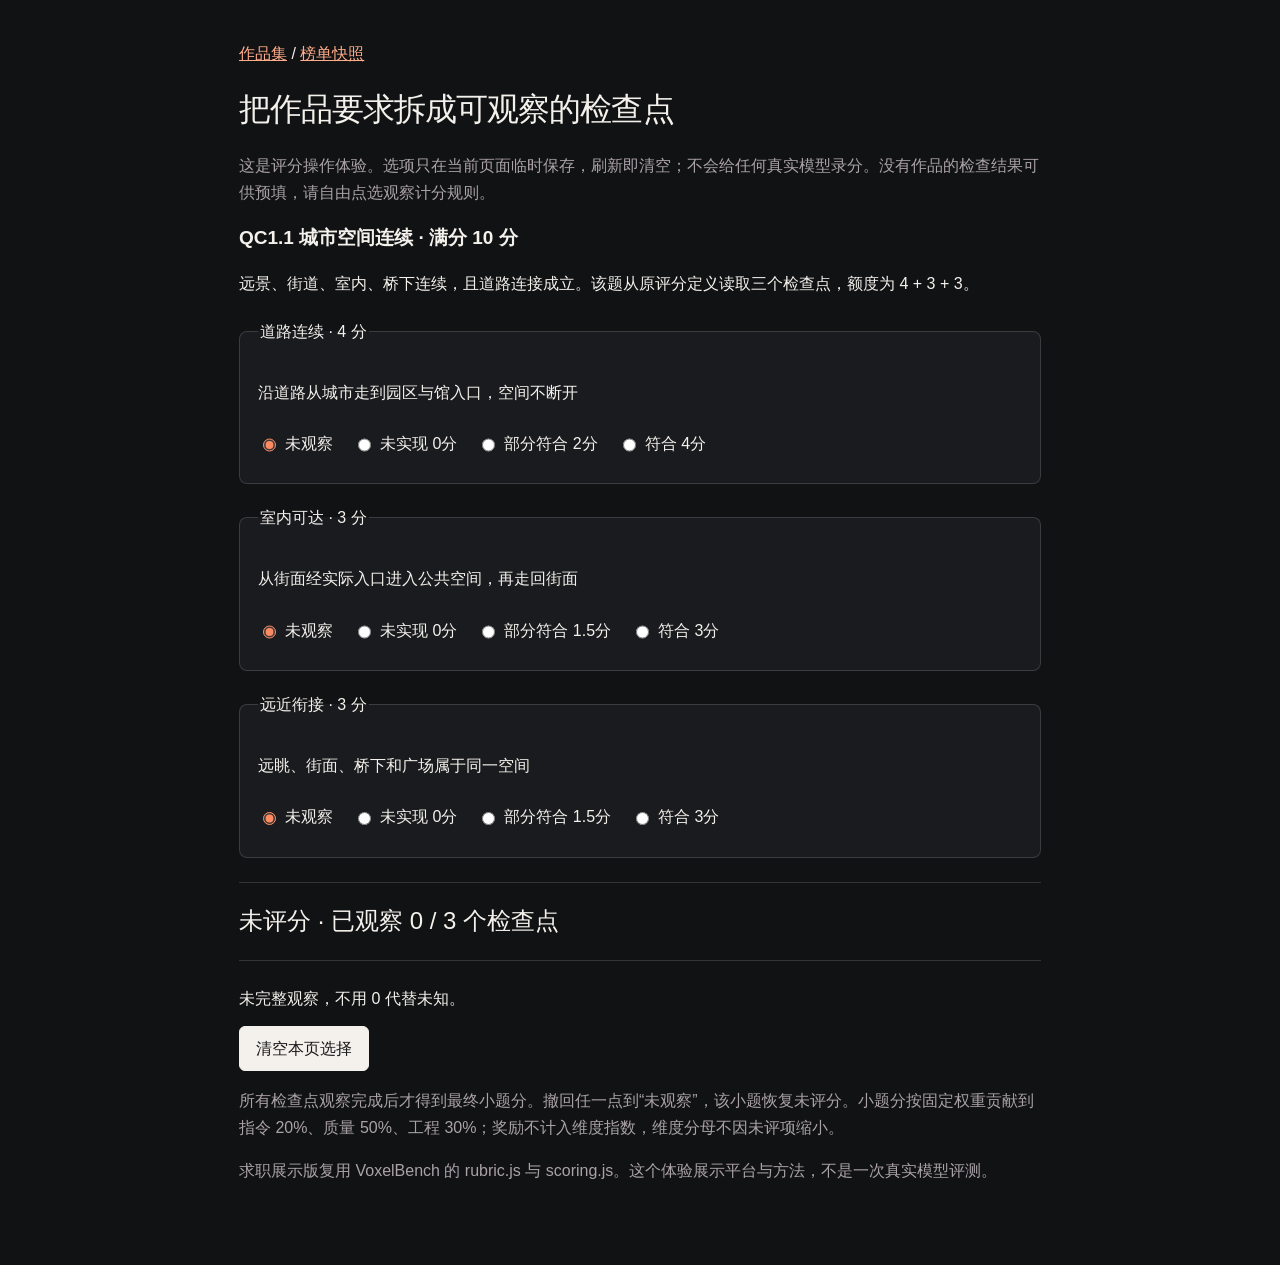
<file: voxelbench/scoring-demo.html>
<!doctype html>
<html lang="zh-CN"><head><meta charset="utf-8"><meta name="viewport" content="width=device-width,initial-scale=1"><title>VoxelBench 检查点评分体验</title><style>
*{box-sizing:border-box}body{margin:0;background:#f6f7f3;color:#172b25;font:16px/1.7 -apple-system,BlinkMacSystemFont,"PingFang SC",sans-serif}main{max-width:850px;margin:40px auto;padding:0 24px}a{color:#17694e}h1{font-size:32px;line-height:1.3}h2{font-size:19px}.muted{color:#596861}fieldset{border:1px solid #d9e0d8;border-radius:8px;margin:20px 0;padding:18px}legend{font-weight:650}label{display:inline-flex;gap:6px;margin:8px 20px 8px 0;cursor:pointer}input{accent-color:#17694e}button{font:inherit;padding:8px 16px;border:1px solid #a8b9aa;border-radius:6px;background:#fff;cursor:pointer}.score{font-size:24px;font-weight:650;padding:18px 0;border-block:1px solid #d9e0d8}#weights{margin:14px 0}a:focus-visible,button:focus-visible,input:focus-visible{outline:3px solid #b67c26;outline-offset:4px}
body{background:#111214;color:#f4f1ec}main{max-width:850px;margin:40px auto 80px}a{color:#ffac8a}h1{font-weight:450;letter-spacing:-.03em}.muted{color:#aaa2a7}fieldset{background:#1a1b1e;border-color:#ffffff25}legend{font-weight:500}input{accent-color:#ff8b63}button{background:#f4f1ec;color:#18191b;border-color:#f4f1ec}.score{border-color:#ffffff25;font-weight:450}a:focus-visible,button:focus-visible,input:focus-visible{outline-color:#ff8b63}@media(max-width:500px){main{margin-top:25px;padding:0 20px}h1{font-size:27px}fieldset{padding:14px}label{margin-right:16px;font-size:14px}}
</style></head><body><main>
<a href="../index.html">作品集</a> / <a href="index.html">榜单快照</a><h1>把作品要求拆成可观察的检查点</h1><p class="muted">这是评分操作体验。选项只在当前页面临时保存，刷新即清空；不会给任何真实模型录分。没有作品的检查结果可供预填，请自由点选观察计分规则。</p>
<h2>QC1.1 城市空间连续 · 满分 10 分</h2><p>远景、街道、室内、桥下连续，且道路连接成立。该题从原评分定义读取三个检查点，额度为 4 + 3 + 3。</p><form id="checks"></form><p class="score" id="score" role="status" aria-live="polite"></p><p id="weights"></p><button id="reset" type="button">清空本页选择</button><p class="muted">所有检查点观察完成后才得到最终小题分。撤回任一点到“未观察”，该小题恢复未评分。小题分按固定权重贡献到指令 20%、质量 50%、工程 30%；奖励不计入维度指数，维度分母不因未评项缩小。</p>
<p class="muted">求职展示版复用 VoxelBench 的 rubric.js 与 scoring.js。这个体验展示平台与方法，不是一次真实模型评测。</p>
<script type="module">
import {allParts,checklistFor} from './questions/rubric.js';
import {blankRound,setCheckpoint,checkpointState} from './public/scoring.js';
const part=allParts.find(p=>p.id==='QC1.1'),items=checklistFor(part);let round=blankRound();
const form=document.querySelector('#checks');
items.forEach((item,index)=>{const group=document.createElement('fieldset'),legend=document.createElement('legend');legend.textContent=`${item.title} · ${item.max} 分`;group.append(legend);const p=document.createElement('p');p.textContent=item.full;group.append(p);[ ['未观察',null],['未实现',0],['部分符合',item.max/2],['符合',item.max] ].forEach(([label,value])=>{const node=document.createElement('label'),input=document.createElement('input');input.type='radio';input.name=`check-${index}`;input.value=value==null?'unknown':String(value);input.checked=value==null;input.addEventListener('change',()=>{setCheckpoint(round,part,index,value);render()});node.append(input,`${label}${value==null?'':` ${value}分`}`);group.append(node)});form.append(group)});
function render(){const s=checkpointState(round,part);document.querySelector('#score').textContent=s.complete?`最终小题分 ${s.score} / 10`:`未评分 · 已观察 ${s.observed} / ${items.length} 个检查点`;document.querySelector('#weights').textContent=s.complete?`本题贡献：指令 ${(s.score*.2).toFixed(2)} / 2；质量 ${(s.score*.5).toFixed(2)} / 5；工程 ${(s.score*.3).toFixed(2)} / 3。`:'未完整观察，不用 0 代替未知。'}
document.querySelector('#reset').addEventListener('click',()=>{round=blankRound();form.reset();render()});render();
</script></main></body></html>
</file>
<file: portfolio.css>
@charset "UTF-8";
[hidden]{display:none!important}
:root{color-scheme:dark;--bg:#111214;--panel:#191a1d;--line:#ffffff16;--text:#f4f1ec;--muted:#a09fa5;--accent:#ff8b63;--serif:Georgia,"Times New Roman",serif;--sans:-apple-system,BlinkMacSystemFont,"PingFang SC","Microsoft YaHei",sans-serif}
*{box-sizing:border-box}html{scroll-behavior:smooth;scroll-padding-top:94px}body{margin:0;background:var(--bg);color:var(--text);font:15px/1.75 var(--sans);-webkit-font-smoothing:antialiased}button,input{font:inherit}a{color:inherit;text-decoration:none}button{cursor:pointer}a,button{-webkit-tap-highlight-color:transparent}a:focus-visible,button:focus-visible,summary:focus-visible{outline:2px solid var(--accent);outline-offset:6px}button:disabled{cursor:default}img,svg{display:block;max-width:100%}img{height:auto}p,h1,h2,h3,figure{margin:0}p+p{margin-top:14px}::selection{background:#ff8b6345;color:white}.wrap{max-width:1256px;padding:0 48px;margin:auto}.site-header{position:sticky;top:0;z-index:20;background:#111214f5;border-bottom:1px solid var(--line);backdrop-filter:blur(18px)}.nav{height:78px;display:flex;align-items:center;justify-content:space-between;gap:24px}.wordmark{display:flex;align-items:center;gap:12px;font-weight:640;letter-spacing:.02em}.wordmark svg{width:27px;height:27px}.wordmark span{font-size:12px;font-weight:450;color:var(--muted);margin-left:3px}.nav-links{display:flex;align-items:center;gap:30px;font-size:13px;color:#c2bfc0}.nav-links a:hover{color:var(--text)}.nav-contact{padding:8px 15px;border:1px solid #ffffff35;border-radius:30px;color:var(--text)}.eyebrow{font-size:11px;letter-spacing:.15em;text-transform:uppercase;font-weight:550;line-height:1.5}.accent{color:var(--accent)}.muted{color:var(--muted)}.hero{padding-top:65px;padding-bottom:54px;display:grid;grid-template-columns:1.07fr 1fr;gap:45px;align-items:center}.hero-kicker{display:flex;align-items:center;gap:10px;color:#c8c2bb;margin-bottom:24px}.dot{width:6px;height:6px;border-radius:50%;background:var(--accent)}.hero h1{font-size:clamp(65px,7.4vw,104px);line-height:.95;font-weight:500;letter-spacing:-.065em}.hero h1 em{font-family:var(--serif);font-weight:400;letter-spacing:-.065em}.hero h1 b{font-weight:400;color:var(--accent)}.hero-role{font-size:25px;letter-spacing:.035em;font-weight:450;margin-top:28px;margin-bottom:17px}.hero-copy{color:var(--muted);font-size:15px;max-width:420px;line-height:1.9}.hero-actions{display:flex;align-items:center;gap:26px;margin-top:30px}.button{display:inline-flex;align-items:center;justify-content:center;gap:25px;border-radius:5px;background:var(--text);color:#18181a;padding:12px 19px;border:1px solid var(--text);font-size:13px;transition:background .2s,transform .2s}.button:hover{background:white;transform:translateY(-2px)}.button.secondary{background:transparent;color:var(--text);border-color:#ffffff35}.text-link{font-size:13px;border-bottom:1px solid #ffffff45;padding-bottom:3px}.text-link:hover{color:var(--accent);border-color:var(--accent)}.project-switcher{background:linear-gradient(135deg,#1e2024,#161719);border:1px solid #ffffff18;border-radius:14px;overflow:hidden;position:relative;min-width:0;box-shadow:0 20px 65px #0003}.switcher-top{padding:19px 24px;display:flex;justify-content:space-between;align-items:center;color:#9b9a9e;font-size:10px;letter-spacing:.15em}.switcher-top span:last-child{display:flex;gap:4px}.switcher-top i{width:3px;height:3px;background:#646468;border-radius:50%}.hero-stage{height:315px;position:relative;overflow:hidden}.hero-stage[hidden]{display:none}.hero-stage svg{width:100%;height:100%}.hero-stage.photo{padding:25px 22px;display:flex;align-items:center}.hero-stage.photo img{width:100%;border:1px solid #ffffff20;border-radius:5px;box-shadow:0 15px 45px #0005;transform:perspective(900px) rotateY(-8deg) rotateX(5deg)}.hero-stage.photo.world img{transform:perspective(900px) rotateY(-6deg) rotateX(4deg)}.switcher-caption{padding:12px 25px 23px;display:flex;justify-content:space-between;gap:15px;align-items:end}.switcher-caption strong{font-size:20px;font-weight:500;letter-spacing:-.03em;display:block}.switcher-caption p{color:var(--muted);font-size:12px;margin-top:5px}.switcher-caption a{border:1px solid #ffffff30;width:32px;height:32px;border-radius:50%;display:grid;place-items:center;flex-shrink:0}.switcher-tabs{display:grid;grid-template-columns:repeat(3,1fr);border-top:1px solid var(--line)}.switcher-tabs button{border:0;background:none;color:#aaa5a6;font-size:11px;padding:15px 7px;position:relative}.switcher-tabs button+button{border-left:1px solid var(--line)}.switcher-tabs button[aria-selected=true]{color:var(--text);background:#ffffff06}.switcher-tabs button[aria-selected=true]:before{content:"";position:absolute;top:-1px;left:0;right:0;height:2px;background:var(--accent)}.metadata-strip{border-top:1px solid var(--line);border-bottom:1px solid var(--line);padding:20px 0;display:flex;gap:32px;justify-content:space-between;color:#969499;font-size:12px}.metadata-strip strong{color:#d6d0ca;font-weight:450}.section-intro{display:flex;align-items:end;justify-content:space-between;gap:30px;padding:73px 0 30px}.section-intro h2{font-size:35px;letter-spacing:-.03em;font-weight:500;margin-top:12px}.section-intro p{color:var(--muted);font-size:13px;max-width:300px}.project-grid{display:grid;grid-template-columns:1fr 1fr;gap:25px}.work-card{display:flex;flex-direction:column;min-width:0}.work-visual{position:relative;display:block;overflow:hidden;border-radius:10px;height:325px;border:1px solid var(--line);transition:transform .35s,box-shadow .35s}.work-visual:hover{transform:translateY(-4px);box-shadow:0 20px 35px #0002}.work-visual img{width:100%;height:100%;object-fit:contain}.visual-tri img{padding-top:20px}.work-visual svg{width:100%;height:100%}.visual-tri{background:#212024}.visual-pen{background:#e5ded4;color:#222}.visual-voxel{background:#161e25}.visual-voxel img{width:100%;height:100%;object-fit:cover}.visual-vibe{background:#272829}.work-overlay{position:absolute;top:17px;left:19px;right:19px;display:flex;justify-content:space-between;align-items:center;font-size:10px;letter-spacing:.15em;z-index:2}.light-badge{padding:5px 9px;background:#111214a8;color:#fff;border-radius:4px;letter-spacing:.05em;backdrop-filter:blur(8px)}.work-caption{padding:21px 0 39px}.work-title{display:flex;justify-content:space-between;align-items:center;gap:20px}.work-title h3{font-weight:500;font-size:23px;letter-spacing:-.025em}.work-title span{color:#8e8a8a}.work-caption h4{font-weight:400;font-size:19px;margin:11px 0 10px;letter-spacing:.015em;line-height:1.6}.work-caption p{color:var(--muted);font-size:13px;max-width:480px;line-height:1.85}.work-tags{font-size:10px;letter-spacing:.05em;color:#9d9290;display:flex;gap:10px;margin-top:17px;flex-wrap:wrap}.work-tags span+span:before{content:"/";color:#5b5756;margin-right:10px}.small-note{font-size:11px;color:#8b8688;line-height:1.7}.value-statement{padding:67px 0;border-top:1px solid var(--line);display:grid;grid-template-columns:.75fr 1.8fr;gap:70px}.value-statement h2{font-size:36px;line-height:1.4;font-weight:450;letter-spacing:-.04em}.value-statement .body{font-size:18px;line-height:1.85;color:#bbb6b5}.value-statement .body p:last-child{font-size:13px;color:var(--muted);margin-top:24px}.contact-section{padding:55px 0 42px;border-top:1px solid var(--line)}.contact-section h2{font-size:50px;font-weight:450;letter-spacing:-.04em;line-height:1.25;margin:15px 0 25px}.contact-section h2 em{font-family:var(--serif);font-weight:400;color:var(--accent)}.contact-row{display:flex;gap:24px;justify-content:space-between;align-items:start}.email-link{font-size:20px;padding-bottom:6px;border-bottom:1px solid #ffffff50}.availability{font-size:12px;color:var(--muted);max-width:390px}.site-footer{display:flex;justify-content:space-between;gap:20px;padding:27px 0 32px;border-top:1px solid var(--line);font-size:11px;color:#89848b}.site-footer a{color:#b4aeb3}.site-footer .status{display:flex;gap:9px;align-items:center}.site-footer .status i{height:5px;width:5px;border-radius:50%;background:#7b857b}.back-link{display:inline-flex;align-items:center;gap:15px;color:var(--muted);font-size:12px;margin:33px 0}.case-hero{padding:25px 0 40px}.case-hero .eyebrow{margin-bottom:19px}.case-hero h1{font-size:clamp(53px,7.5vw,94px);letter-spacing:-.065em;font-weight:450;line-height:1}.case-hero h1 em{font-family:var(--serif);font-weight:400}.case-hero h2{font-size:31px;font-weight:430;line-height:1.55;margin-top:25px}.case-lead{font-size:16px;color:#afaaad;max-width:730px;line-height:1.95;margin-top:19px}.case-meta{display:flex;flex-wrap:wrap;gap:20px;margin-top:26px;color:#aaa1a1;font-size:11px}.case-meta span+span:before{content:"/";margin-right:20px;color:#4a4648}.case-art{background:#1c1d20;border:1px solid var(--line);border-radius:12px;overflow:hidden}.case-art svg{width:100%;height:auto;max-height:500px}.case-art.light{background:#e5ded4;color:#222}.case-art img{width:100%;max-height:600px;object-fit:cover}.caption{display:flex;justify-content:space-between;gap:25px;font-size:11px;line-height:1.75;color:#928a90;margin-top:13px}.case-content{display:grid;grid-template-columns:220px 1fr;gap:70px;margin-top:70px}.case-nav{align-self:start;position:sticky;top:108px;display:flex;flex-direction:column;gap:15px;font-size:12px;color:#938a90}.case-nav a:hover{color:var(--accent)}.case-section{padding-bottom:50px;margin-bottom:46px;border-bottom:1px solid var(--line);scroll-margin-top:104px}.case-section h2{font-size:26px;font-weight:450;margin-bottom:22px;letter-spacing:-.02em}.case-section h3{font-size:17px;font-weight:500;margin:27px 0 10px}.case-section p{color:#b4afb2;font-size:15px;line-height:1.95}.case-section .large-copy{font-size:21px;color:#e2dce0;line-height:1.8}.mechanism-tabs{display:flex;gap:8px;margin-bottom:24px;flex-wrap:wrap}.mechanism-tabs button{background:none;border:1px solid #ffffff25;color:#a39ba1;padding:9px 15px;border-radius:30px;font-size:12px}.mechanism-tabs button[aria-selected=true]{background:#efeae4;color:#18191b;border-color:#efeae4}.mechanism-panel[hidden]{display:none}.mechanism-panel{padding:26px;background:#1a1b1e;border:1px solid var(--line);border-radius:8px;min-height:195px}.mechanism-panel h3{margin:0 0 12px;font-weight:450;font-size:21px}.mechanism-panel p{font-size:14px}.mechanism-panel .step-index{color:var(--accent);font-size:11px;letter-spacing:.15em;display:block;margin-bottom:12px}.feature-points{list-style:none;margin:0;padding:0;counter-reset:points}.feature-points li{counter-increment:points;display:grid;grid-template-columns:40px 1fr;gap:15px;padding:20px 0;border-bottom:1px solid var(--line)}.feature-points li:before{content:counter(points,decimal-leading-zero);color:var(--accent);font-size:11px;margin-top:5px}.feature-points strong{display:block;font-size:16px;font-weight:480;margin-bottom:7px}.feature-points p{font-size:14px}.two-col{display:grid;grid-template-columns:1fr 1fr;gap:25px}.two-col article{padding:23px;border:1px solid var(--line);border-radius:8px}.two-col h3{margin:0 0 11px}.two-col p{font-size:13px}.scope-box{border-left:2px solid var(--accent);padding-left:23px;margin-top:25px}.scope-box p{font-size:13px}details{margin-top:24px;border:1px solid var(--line);border-radius:8px;padding:18px 23px}summary{cursor:pointer;font-size:13px;color:#d7cfd4}details p{font-size:13px!important;margin-top:18px}details li{color:#aaa1a7;font-size:13px;margin:10px 0}.source-links{display:flex;flex-wrap:wrap;gap:15px;margin-top:25px}.source-links a{font-size:12px;color:#d8cfd3;border-bottom:1px solid #ffffff35;padding-bottom:3px}.gallery{margin-top:24px}.gallery img{width:100%;border-radius:7px;border:1px solid var(--line)}.gallery figcaption{font-size:11px;color:#948b93;margin-top:11px}.next-project{display:flex;align-items:center;justify-content:space-between;gap:20px;padding:32px 0 55px}.next-project h2{font-size:36px;letter-spacing:-.025em;font-weight:450}.next-project .eyebrow{margin-bottom:9px;color:var(--muted)}.next-project .arrow{width:53px;height:53px;display:grid;place-items:center;border:1px solid #ffffff35;border-radius:50%;font-size:23px}.question-board{display:grid;grid-template-columns:repeat(5,1fr);gap:9px;margin:24px 0}.question-board div{background:#1e2025;border:1px solid var(--line);border-radius:7px;padding:16px 8px;text-align:center;font-size:11px;color:#d2c7c5}.question-board b{display:block;font-family:var(--serif);font-size:29px;color:#f6ad84;font-weight:400;margin-bottom:10px}.round-change{font-size:12px;color:#ac9da5;margin:15px 0}.loading-note{padding:50px}.link-block{display:flex;align-items:center;justify-content:space-between;gap:15px;padding:19px 22px;border:1px solid #ffffff30;border-radius:6px;margin-top:18px;font-size:13px}.link-block:hover{background:#ffffff06}.chart-frame{border:1px solid var(--line);border-radius:8px;background:white;overflow:hidden}.chart-frame img{width:100%}.reveal{opacity:1;transform:none}.js-reveal .reveal{opacity:0;transform:translateY(18px);transition:opacity .65s ease,transform .65s ease}.js-reveal .reveal.is-visible{opacity:1;transform:none}
@media(min-width:1450px){.hero{padding-top:85px;padding-bottom:70px}.hero-stage{height:365px}.work-visual{height:350px}}
@media(max-width:1050px){.wrap{padding:0 32px}.hero{gap:28px}.hero h1{font-size:76px}.hero-role{font-size:22px}.hero-stage{height:290px}.case-content{grid-template-columns:160px 1fr;gap:35px}.metadata-strip{gap:20px}.work-visual{height:275px}}
@media(max-width:740px){.wrap{padding:0 22px}.nav{height:65px}.wordmark span{display:none}.nav-links{gap:19px;font-size:12px}.nav-contact{padding:6px 11px}.hero{grid-template-columns:1fr;padding-top:40px;gap:36px;padding-bottom:30px}.hero h1{font-size:78px}.hero-role{font-size:23px;margin-top:23px}.hero-copy{max-width:440px;font-size:14px}.hero-kicker{margin-bottom:20px}.hero-stage{height:285px}.project-switcher{max-width:520px;width:100%}.metadata-strip{flex-wrap:wrap;gap:8px 22px;justify-content:start;font-size:11px;padding:18px 0}.section-intro{padding-top:48px;display:block}.section-intro h2{font-size:29px}.section-intro p{margin-top:12px;max-width:370px}.project-grid{grid-template-columns:1fr;gap:4px}.work-visual{height:auto;aspect-ratio:1.7}.work-caption{padding-bottom:32px}.work-caption h4{font-size:18px}.value-statement{grid-template-columns:1fr;gap:23px;padding:40px 0}.value-statement h2{font-size:28px}.value-statement .body{font-size:16px}.contact-section{padding:40px 0}.contact-section h2{font-size:37px}.contact-row{display:block}.availability{margin-top:24px}.email-link{font-size:18px}.site-footer{flex-wrap:wrap;font-size:10px}.case-hero{padding-top:5px}.case-hero h1{font-size:64px}.case-hero h2{font-size:25px}.case-lead{font-size:14px}.case-content{grid-template-columns:1fr;gap:25px;margin-top:38px}.case-nav{position:static;flex-direction:row;flex-wrap:wrap;gap:10px 20px;padding-bottom:22px;border-bottom:1px solid var(--line)}.case-section{padding-bottom:34px;margin-bottom:33px}.case-section h2{font-size:23px}.case-section p{font-size:14px}.case-section .large-copy{font-size:18px}.two-col{grid-template-columns:1fr;gap:13px}.two-col article{padding:19px}.caption{display:block}.caption span+span{display:block;margin-top:5px}.mechanism-panel{padding:20px;min-height:230px}.mechanism-panel h3{font-size:20px}.question-board{grid-template-columns:repeat(3,1fr)}.next-project h2{font-size:29px}.case-meta{gap:10px 16px}.case-meta span+span:before{margin-right:16px}.hero-actions{margin-top:24px}}
@media(max-width:370px){.wrap{padding:0 17px}.hero h1{font-size:68px}.nav-links{gap:13px}.nav-contact{display:none}.hero-stage{height:250px}}
@media(prefers-reduced-motion:reduce){html{scroll-behavior:auto}*,*:before,*:after{animation:none!important;transition:none!important}.js-reveal .reveal{opacity:1;transform:none}}
@media print{body{background:white;color:black}.site-header,.hero-actions,.switcher-tabs,.case-nav,.source-links,.next-project{display:none}.wrap{padding:0}.hero{padding:0}.project-grid,.case-content,.value-statement{display:block}.work-card,.case-section{break-inside:avoid}.work-caption p,.case-section p,.muted{color:#333}.work-visual{max-height:220px}.case-art{max-height:300px}.scope-box{border-color:#333}.reveal{opacity:1!important;transform:none!important}}

.sample-grid{margin-bottom:65px}.sample-grid h3{font-size:23px;font-weight:450;margin:20px 0 13px}.sample-grid p{color:var(--muted);font-size:14px}.sample-grid article{padding:30px}.sample-grid .eyebrow{color:var(--accent);font-size:10px}@media(max-width:740px){.sample-grid{margin-bottom:40px}.sample-grid article{padding:23px}}
</file>
<file: voxelbench/public/style.css>
:root {
  font-family:
    Inter,
    -apple-system,
    BlinkMacSystemFont,
    "Segoe UI",
    "PingFang SC",
    "Microsoft YaHei",
    sans-serif;
  color: #202522;
  background: #f3f4f4;
  font-synthesis: none;
  --green: #326f55;
  --muted: #777e79;
  --line: #dfe3df;
  --white: #fff;
  --soft: #edf2ee;
}
* {
  box-sizing: border-box;
}
body {
  margin: 0;
  font-size: 14px;
  line-height: 1.55;
}
button,
input,
select,
textarea {
  font: inherit;
  color: inherit;
}
a {
  color: inherit;
  text-decoration: none;
}
button,
.button {
  display: inline-flex;
  align-items: center;
  justify-content: center;
  gap: 7px;
  padding: 10px 16px;
  border: 1px solid #d8ddd9;
  border-radius: 6px;
  background: #fff;
  cursor: pointer;
  line-height: 1.3;
  white-space: nowrap;
  font-weight: 500;
  transition:
    background 0.15s,
    border-color 0.15s;
}
button:hover,
.button:hover {
  background: #eef2ee;
  border-color: #b9c9bd;
}
button:disabled {
  opacity: 0.55;
  cursor: wait;
}
button.primary,
.button.primary {
  background: #252d28;
  border-color: #252d28;
  color: white;
}
button.primary:hover,
.button.primary:hover {
  background: #3d5243;
}
.small {
  font-size: 13px;
  padding: 9px 14px;
}
.text-button,
.text-link {
  border: 0;
  background: none;
  padding: 0;
  color: var(--green);
  cursor: pointer;
  font-size: 13px;
}
.text-button:hover,
.text-link:hover {
  background: none;
  text-decoration: underline;
}
.text-button + .text-button {
  margin-left: 12px;
}
.icon-button {
  font-size: 23px;
  width: 34px;
  height: 34px;
  padding: 0;
  background: transparent;
  border: 0;
}
.muted {
  color: var(--muted);
}
.error {
  color: #ab3838;
}
.button-row {
  display: flex;
  gap: 9px;
  align-items: center;
  flex-wrap: wrap;
}
.topbar {
  display: flex;
  gap: 30px;
  align-items: center;
  margin: 0 auto;
  padding: 25px 40px;
  max-width: 1600px;
}
.brand {
  display: inline-flex;
  align-items: center;
  gap: 9px;
  background: #202622;
  color: white;
  border-radius: 30px;
  padding: 8px 17px 8px 13px;
  font-family: Georgia, serif;
  font-size: 20px;
  letter-spacing: -0.5px;
  line-height: 1.1;
}
.brand-icon {
  font-family: Arial;
  font-size: 24px;
  color: #dce9dc;
}
.topbar nav {
  display: flex;
  align-items: center;
  background: #e9ece9;
  border-radius: 28px;
  padding: 4px;
  gap: 3px;
}
.topbar nav a {
  padding: 8px 16px;
  border-radius: 22px;
  font-size: 13px;
  font-weight: 500;
}
.topbar nav a.active {
  background: #fff;
  box-shadow: 0 1px 3px #1d322011;
}
.local-label {
  margin-left: auto;
  white-space: nowrap;
  color: #737a74;
  font-size: 12px;
  display: flex;
  align-items: center;
  gap: 7px;
}
.local-label i,
.status-dot {
  display: inline-block;
  width: 6px;
  height: 6px;
  border-radius: 50%;
  background: #568d6b;
}
main {
  max-width: 1440px;
  margin: auto;
  padding: 46px 52px 65px;
  min-height: calc(100vh - 160px);
}
.eyebrow {
  font-size: 10px;
  letter-spacing: 2px;
  color: #7b837b;
  font-weight: 600;
  text-transform: uppercase;
  margin-bottom: 19px;
}
.hero {
  display: grid;
  grid-template-columns: minmax(0, 1.5fr) minmax(300px, 1fr);
  gap: 100px;
  align-items: start;
  margin-bottom: 30px;
}
h1,
h2,
h3,
h4,
p {
  margin-top: 0;
}
h1 {
  font-size: 51px;
  font-weight: 400;
  letter-spacing: -1.6px;
  line-height: 1.12;
  margin: 0 0 22px;
  font-family: Georgia, "Songti SC", serif;
}
.serif-italic {
  font-style: italic;
  color: #536b5b;
  margin-left: 4px;
}
.lead {
  font-size: 14px;
  line-height: 1.9;
  max-width: 600px;
  color: #67716a;
  margin-bottom: 0;
}
.hero-aside {
  padding-top: 4px;
}
.hero-aside h3 {
  display: flex;
  justify-content: space-between;
  font-size: 13px;
  font-weight: 600;
  border-bottom: 1px solid #d4dad4;
  padding-bottom: 12px;
  margin-bottom: 14px;
}
.hero-aside h3 span {
  color: #8c968d;
}
.topic-links {
  display: grid;
  grid-template-columns: 1fr 1fr;
  gap: 7px;
  margin-bottom: 14px;
}
.topic-links a {
  background: #fff;
  border: 1px solid #e1e5e1;
  padding: 9px 12px;
  font-size: 12px;
  display: flex;
  justify-content: space-between;
  gap: 12px;
}
.topic-links a:hover {
  border-color: #7a9d83;
}
.intro-line {
  display: flex;
  justify-content: space-between;
  gap: 20px;
  color: #7d847e;
  font-size: 11px;
  margin: 35px 0 30px;
}
.intro-line .status-dot {
  margin-right: 6px;
}
.section-tabs {
  border-bottom: 1px solid #d3dad4;
  display: flex;
  gap: 28px;
  margin-bottom: 26px;
}
.section-tabs button {
  border: 0;
  border-bottom: 2px solid transparent;
  border-radius: 0;
  background: transparent;
  padding: 13px 0 17px;
  color: #858c86;
  font-size: 15px;
}
.section-tabs button[aria-selected="true"] {
  border-bottom-color: var(--green);
  color: var(--green);
  font-weight: 600;
}
.section-tabs button span {
  font-size: 11px;
  font-weight: 400;
  background: #e8ece8;
  padding: 3px 7px;
  border-radius: 3px;
  margin-left: 4px;
}
.chart-card {
  border: 1px solid var(--line);
  background: #fff;
  padding: 25px 28px 0;
  border-radius: 8px;
}
.section-heading {
  display: flex;
  align-items: flex-start;
  justify-content: space-between;
  gap: 20px;
  margin-bottom: 21px;
}
.section-heading h2 {
  font-size: 21px;
  line-height: 1.3;
  font-weight: 500;
  margin: 0 0 8px;
  letter-spacing: -0.3px;
}
.section-heading h3 {
  font-size: 15px;
  margin: 0;
}
.section-heading p {
  font-size: 12px;
  color: var(--muted);
  margin: 0;
}
.badge {
  font-size: 10px;
  padding: 4px 9px;
  border: 1px solid #e0e5df;
  color: #667067;
  background: #f8faf8;
  border-radius: 4px;
  white-space: nowrap;
}
.dimension-totals i {
  display: inline-block;
  width: 8px;
  height: 8px;
  border-radius: 2px;
}
.chart-foot {
  border-top: 1px solid #edf0ed;
  margin-top: 15px;
  padding: 13px 0;
  display: flex;
  justify-content: space-between;
  font-size: 10px;
  color: #929a92;
}
.chart-foot span:first-child {
  letter-spacing: 1.7px;
  font-size: 9px;
  font-weight: 600;
}
.empty {
  display: flex;
  flex-direction: column;
  align-items: center;
  justify-content: center;
  text-align: center;
  min-height: 290px;
  padding: 28px 20px;
}
.empty-symbol {
  font-size: 35px;
  color: #9aafa0;
  font-weight: 200;
  margin-bottom: 12px;
}
.empty h3 {
  font-size: 18px;
  font-weight: 500;
  margin-bottom: 9px;
}
.empty p {
  color: #879087;
  font-size: 12px;
  max-width: 440px;
  margin-bottom: 23px;
}
.ranking-section {
  margin-top: 36px;
}
.search {
  display: flex;
  gap: 7px;
  align-items: center;
  border: 1px solid #dce1dc;
  border-radius: 5px;
  background: white;
  padding: 6px 10px;
  min-width: 220px;
}
.search span {
  font-size: 22px;
  color: #858f87;
  line-height: 1;
}
.search input {
  border: 0;
  background: none;
  padding: 0;
  font-size: 12px;
  min-width: 0;
  width: 100%;
  box-shadow: none !important;
}
.search input:focus {
  outline: 0;
}
.table-scroll {
  overflow: auto;
  border: 1px solid var(--line);
  border-radius: 6px;
}
table {
  width: 100%;
  border-collapse: collapse;
  text-align: left;
  background: white;
  font-size: 13px;
  white-space: nowrap;
}
th {
  color: #7f8880;
  font-weight: 500;
  font-size: 11px;
  background: #f8f9f8;
  padding: 13px 16px;
  border-bottom: 1px solid var(--line);
}
td {
  padding: 16px;
  border-bottom: 1px solid #edf0ed;
  font-variant-numeric: tabular-nums;
}
tbody tr:last-child td {
  border-bottom: 0;
}
td small {
  display: block;
  color: #879188;
  font-size: 10px;
  margin-top: 3px;
}
.model-link {
  font-weight: 600;
}
.rank {
  color: #939c94;
  font-size: 15px;
}
.total-number {
  color: var(--green);
  font-weight: 600;
  font-size: 17px;
}
.table-empty {
  text-align: center;
  padding: 28px !important;
  color: #8c948c;
  font-size: 12px;
}
.pending {
  margin-top: 28px;
}
.pending h3 {
  font-size: 13px;
  font-weight: 500;
}
.pending h3 span {
  font-size: 11px;
  color: #89958d;
  margin-left: 7px;
}
.pending-row {
  display: flex;
  gap: 20px;
  justify-content: space-between;
  align-items: center;
  border-top: 1px solid var(--line);
  padding: 14px 0;
  font-size: 12px;
  color: #8a938c;
}
.pending-row strong {
  color: #4d5f52;
  font-weight: 500;
}
.pending-row span:last-child {
  color: var(--green);
}
footer {
  display: flex;
  justify-content: space-between;
  max-width: 1440px;
  padding: 25px 52px;
  margin: auto;
  border-top: 1px solid var(--line);
  font-size: 10px;
  color: #929a92;
}
footer span .muted {
  margin: 0 6px;
}
.panel {
  border: 1px solid var(--line);
  background: #fff;
  border-radius: 7px;
  padding: 23px;
}
.loading {
  color: var(--muted);
  text-align: center;
  padding: 80px;
}
input,
select,
textarea {
  display: block;
  width: 100%;
  border: 1px solid #d8dfd8;
  background: #fff;
  border-radius: 5px;
  padding: 10px 11px;
  font-size: 13px;
  line-height: 1.4;
  outline: none;
}
input:focus,
select:focus,
textarea:focus {
  border-color: #83a28d;
  box-shadow: 0 0 0 3px #7ba08914;
}
input::placeholder,
textarea::placeholder {
  color: #a3aaa4;
}
input:invalid:not(:placeholder-shown) {
  border-color: #c3786d;
}
label {
  display: block;
  font-size: 12px;
  font-weight: 500;
}
label input,
label textarea,
label select {
  margin-top: 7px;
}
label .muted {
  font-size: 10px;
  font-weight: 400;
  margin-left: 5px;
}
select {
  width: auto;
  max-width: 100%;
  padding-right: 25px;
}
dialog {
  border: 1px solid #d8ded8;
  border-radius: 10px;
  padding: 28px;
  max-width: 520px;
  width: calc(100% - 40px);
  box-shadow: 0 25px 100px #10191033;
  color: inherit;
}
dialog::backdrop {
  background: #15221b70;
  backdrop-filter: blur(3px);
}
dialog h2 {
  font-family: Georgia, "Songti SC", serif;
  font-weight: 500;
  font-size: 27px;
  margin-bottom: 7px;
}
dialog label {
  margin: 17px 0;
}
dialog p {
  font-size: 12px;
}
dialog .error:empty {
  display: none;
}
.dialog-top {
  display: flex;
  align-items: flex-start;
  justify-content: space-between;
  gap: 15px;
}
.dialog-actions {
  display: flex;
  gap: 10px;
  justify-content: flex-end;
  margin-top: 25px;
}
.worktop {
  display: flex;
  justify-content: space-between;
  align-items: center;
  gap: 25px;
}
.worktop .eyebrow {
  margin-bottom: 12px;
}
.work-title {
  font-size: 36px;
  margin-bottom: 12px;
  overflow-wrap: anywhere;
}
.worktop select {
  max-width: 280px;
  font-size: 12px;
}
.round-switch {
  display: flex;
  justify-content: space-between;
  align-items: center;
  margin: 15px 0 25px;
  gap: 15px;
}
.segmented {
  display: inline-flex;
  background: #e6ebe6;
  border: 1px solid #dfe4df;
  border-radius: 6px;
  padding: 3px;
}
.segmented button {
  border: 0;
  background: transparent;
  font-size: 12px;
  color: #7c887e;
  padding: 9px 16px;
}
.segmented button.active {
  background: #fff;
  color: var(--green);
  box-shadow: 0 1px 3px #253d2520;
}
.round-switch > span {
  font-size: 11px;
  color: #8b968c;
}
.scoring-layout {
  display: grid;
  grid-template-columns: 216px minmax(0, 1fr);
  gap: 30px;
  align-items: start;
}
.score-sidebar {
  position: sticky;
  top: 20px;
  max-height: calc(100vh - 40px);
  overflow: auto;
  scrollbar-width: thin;
}
.score-total {
  background: #e8eee8;
  padding: 20px;
  border: 1px solid #dbe3db;
  border-radius: 7px;
}
.score-total > span {
  font-size: 12px;
  color: #6c7e70;
}
.score-total > div:nth-child(2) {
  margin: 9px 0 5px;
  display: flex;
  gap: 7px;
  align-items: baseline;
}
.score-total strong#live-base {
  font-family: Georgia, serif;
  font-size: 46px;
  font-weight: 400;
  letter-spacing: -1.5px;
  line-height: 1.1;
}
.score-total small {
  color: #899889;
  font-size: 12px;
}
.score-total p {
  font-size: 10px;
  color: #7a8e7d;
  margin: 0;
}
.bonus-line {
  border-top: 1px solid #d3dfd3;
  display: flex;
  justify-content: space-between;
  font-size: 10px;
  margin-top: 16px;
  padding-top: 12px;
  color: #718574;
}
.bonus-line strong {
  font-size: 12px;
  color: #687565;
  font-weight: 500;
}
.dimension-totals {
  padding: 14px 2px;
  margin: 5px 0 10px;
  border-bottom: 1px solid var(--line);
}
.dimension-totals > div {
  display: flex;
  justify-content: space-between;
  font-size: 11px;
  margin: 9px 0;
}
.dimension-totals span {
  display: flex;
  gap: 6px;
  align-items: center;
  color: #798579;
}
.dimension-totals b {
  font-weight: 500;
  color: #7b877c;
  font-variant-numeric: tabular-nums;
}
.group-nav {
  display: flex;
  flex-direction: column;
  gap: 2px;
}
.group-nav button {
  background: none;
  border: 0;
  justify-content: space-between;
  padding: 7px 8px;
  font-size: 11px;
  color: #738275;
  text-align: left;
  white-space: normal;
}
.group-nav button:hover {
  background: #e9eee9;
}
.group-nav span {
  font-size: 10px;
  color: #99a398;
  white-space: nowrap;
}
.metadata-grid {
  display: grid;
  grid-template-columns: 1.5fr 1fr 1fr;
  gap: 14px;
}
.artifact-strip {
  border-top: 1px solid #e8ede8;
  margin-top: 22px;
  padding-top: 18px;
  display: flex;
  align-items: center;
  justify-content: space-between;
  gap: 15px;
}
.artifact-strip strong {
  font-size: 12px;
  font-weight: 500;
}
.artifact-strip small {
  display: block;
  font-size: 11px;
  color: #98a197;
  margin-top: 3px;
}
.artifact-strip button,
.artifact-strip .button {
  font-size: 11px;
  padding: 8px 12px;
}
.upload-button {
  position: relative;
  overflow: hidden;
  cursor: pointer;
}
.upload-button input {
  position: absolute;
  inset: 0;
  opacity: 0;
  margin: 0;
  cursor: pointer;
  width: 100%;
}
.scoring-note {
  font-size: 11px;
  color: #8b968d;
  line-height: 1.9;
  margin: 20px 1px;
}
.score-group {
  background: #fff;
  border: 1px solid var(--line);
  border-radius: 7px;
  margin-bottom: 13px;
  scroll-margin-top: 20px;
  overflow: hidden;
}
.score-group > summary {
  display: flex;
  align-items: center;
  gap: 12px;
  list-style: none;
  padding: 18px 21px;
  cursor: pointer;
}
.score-group summary::-webkit-details-marker {
  display: none;
}
.score-group summary h3 {
  font-size: 14px;
  font-weight: 500;
  margin: 0;
}
.group-letter {
  display: flex;
  justify-content: center;
  align-items: center;
  background: #edf2ed;
  color: #65836e;
  border-radius: 4px;
  font-size: 11px;
  width: 26px;
  height: 26px;
}
.group-summary {
  font-size: 11px;
  color: #849486;
  margin-left: auto;
}
.chevron {
  color: #87998b;
  margin-left: 5px;
  transition: transform 0.2s;
}
.score-group[open] > .score-group > summary {
  border-bottom: 1px solid #e7ece7;
}
.score-group[open] > summary .chevron {
  transform: rotate(180deg);
}
.group-body {
  padding: 0 22px 12px;
}
.criterion {
  padding-top: 15px;
  border-top: 1px solid #e7ece7;
  margin-top: 5px;
  margin-bottom: 21px;
}
.criterion:last-child {
  margin-bottom: 8px;
}
.criterion-title {
  display: flex;
  flex-wrap: wrap;
  align-items: baseline;
  gap: 5px 14px;
  margin: 2px 0 10px;
}
.criterion-title h4 {
  font-size: 13px;
  font-weight: 600;
  margin: 0;
}
.criterion-title > span {
  font-size: 10px;
  color: #8b988d;
}
.part {
  padding: 14px 0;
  border-top: 1px dashed #e7ece7;
}
.part-head {
  display: flex;
  justify-content: space-between;
  align-items: center;
  gap: 16px;
}
.part-head > div:first-child {
  display: flex;
  align-items: center;
  gap: 7px;
  flex-wrap: wrap;
}
.part-head strong {
  font-weight: 500;
  font-size: 12px;
}
.part-dot {
  width: 4px;
  height: 4px;
  border-radius: 50%;
  background: #749e80;
  display: inline-block;
}
.part-max {
  font-size: 9px;
  color: #95a497;
  border: 1px solid #e8eee8;
  padding: 0 5px;
  border-radius: 3px;
}
.score-input {
  display: flex;
  align-items: center;
  gap: 6px;
  flex-shrink: 0;
}
.score-input input {
  width: 74px;
  padding: 6px 7px;
  text-align: center;
  font-variant-numeric: tabular-nums;
  font-size: 13px;
}
.score-input span {
  font-size: 11px;
  color: #94a195;
}
.score-peer-layer {
  position: fixed;
  z-index: 45;
  background: #fff;
  border: 1px solid #cad8c5;
  border-radius: 7px;
  box-shadow: 0 5px 20px #20351c1c;
  padding: 10px 12px;
  pointer-events: none;
  overflow: hidden;
  font-size: 11px;
  line-height: 1.5;
}
.score-peer-layer[hidden] {
  display: none;
}
.score-peer-title {
  display: flex;
  align-items: baseline;
  justify-content: space-between;
  gap: 12px;
  font-size: 11px;
  color: #506749;
  padding-bottom: 7px;
}
.score-peer-title small {
  color: #9aa48f;
  font-size: 9px;
  white-space: nowrap;
}
.score-peer-label {
  color: #7f8c73;
  font-size: 10px;
  margin: 3px 0 6px;
}
.score-peer-row {
  display: flex;
  align-items: center;
  gap: 8px;
  padding: 5px 0;
  color: #57634e;
}
.peer-rank {
  width: 44px;
  color: #829376;
  font-size: 10px;
  flex-shrink: 0;
}
.peer-model {
  min-width: 0;
  flex: 1;
  overflow: hidden;
  white-space: nowrap;
  text-overflow: ellipsis;
}
.score-peer-row strong {
  font-size: 12px;
  font-weight: 600;
  font-variant-numeric: tabular-nums;
}
.score-peer-row small {
  font-weight: 400;
  font-size: 9px;
  margin-left: 3px;
  color: #8c9b82;
}
.score-peer-current {
  background: #edf4e9;
  color: #355c31;
  padding: 8px;
  border-radius: 4px;
  display: flex;
  align-items: baseline;
  justify-content: space-between;
  gap: 8px;
  margin-bottom: 8px;
  font-variant-numeric: tabular-nums;
}
.score-peer-current strong {
  font-size: 11px;
  font-weight: 500;
}
.score-peer-current small {
  font-size: 9px;
  color: #7e9272;
}
.score-peer-foot {
  font-size: 9px;
  color: #9aa58f;
  border-top: 1px solid #e7eee0;
  margin-top: 7px;
  padding-top: 6px;
}
.score-peer-empty {
  color: #8c9881;
  font-size: 10px;
  margin: 9px 0;
}
.calculated:focus-visible {
  outline: 2px solid #739663;
  outline-offset: 2px;
}
.part select {
  width: 150px;
  font-size: 11px;
  padding: 7px 10px;
}
.bands {
  display: grid;
  grid-template-columns: 0.72fr 1fr 1fr 1.15fr;
  gap: 0;
  margin-top: 12px;
  border: 1px solid #e5ebe5;
  border-radius: 4px;
  overflow: hidden;
}
.bands > span {
  display: flex;
  flex-direction: column;
  gap: 5px;
  font-size: 10px;
  line-height: 1.8;
  padding: 9px 10px;
  color: #8c988d;
  border-right: 1px solid #e5ebe5;
}
.bands > span:last-child {
  border-right: 0;
}
.bands b {
  font-size: 10px;
  color: #778b7b;
  font-weight: 500;
  font-variant-numeric: tabular-nums;
}
.bands .full-band {
  background: #f4f8f3;
  color: #738b78;
}
.objective-rule {
  font-size: 11px;
  color: #8d9b90;
  margin: 9px 0 0;
  line-height: 1.8;
}
.group-note {
  font-size: 11px;
  color: #8b9a8e;
  line-height: 1.8;
  margin: 4px 0 20px;
  padding-top: 10px;
}
.plan-inputs {
  background: #f7f9f6;
  padding: 16px;
  border: 1px solid #e4eae2;
  border-radius: 5px;
  margin-bottom: 18px;
}
.plan-inputs > p {
  font-size: 11px;
}
.plan-inputs fieldset {
  display: grid;
  grid-template-columns: 1.2fr 1fr 1fr;
  gap: 10px;
  border: 0;
  border-top: 1px solid #e2e9df;
  padding: 9px 0 5px;
  margin: 12px 0 0;
  min-width: 0;
}
.plan-inputs legend {
  font-size: 12px;
  font-weight: 500;
  padding: 0 8px 0 0;
}
.plan-inputs legend span {
  font-size: 10px;
  color: #91a08f;
  font-weight: 400;
}
.plan-inputs label {
  font-size: 10px;
  color: #8a9a88;
}
.plan-inputs input,
.plan-inputs select {
  font-size: 12px;
  width: 100%;
  padding: 7px 9px;
}
.calculated {
  font-size: 12px;
  color: #557761;
  background: #edf4ec;
  border: 1px solid #dfe9de;
  padding: 6px 13px;
  border-radius: 4px;
  white-space: nowrap;
}
.efficiency-grid {
  display: grid;
  grid-template-columns: repeat(3, 1fr);
  gap: 15px;
  margin-bottom: 20px;
}
.efficiency-grid label {
  padding: 15px;
  border: 1px solid #e2e8df;
  border-radius: 5px;
  background: #fafcf9;
}
.efficiency-grid label > span {
  display: flex;
  justify-content: space-between;
}
.efficiency-grid small {
  font-size: 10px;
  color: #99a694;
  font-weight: 400;
}
.efficiency-grid strong {
  display: block;
  font-weight: 500;
  color: #6b855e;
  font-size: 12px;
  margin-top: 10px;
}
.scale-details {
  font-size: 11px;
  color: #879582;
  padding: 6px 0 10px;
}
.scale-details > summary {
  cursor: pointer;
  margin-bottom: 10px;
}
.scale-details summary > span {
  font-size: 10px;
  color: #9ba692;
  margin-left: 8px;
}
.scale-details p {
  font-size: 10px;
  margin: 9px 0 0;
  line-height: 1.8;
}
.scale-details td,
.scale-details th {
  font-size: 10px;
  padding: 10px;
}
.notes {
  margin-top: 18px;
}
.notes textarea {
  resize: vertical;
  min-height: 80px;
  font-size: 12px;
}
.save-bottom {
  display: flex;
  justify-content: space-between;
  align-items: center;
  gap: 20px;
  margin-top: 23px;
}
.save-bottom > span {
  font-size: 9px;
  color: #a0a99f;
  overflow-wrap: anywhere;
}
.works-grid {
  display: grid;
  grid-template-columns: repeat(3, minmax(0, 1fr));
  gap: 22px;
  margin-top: 25px;
}
.work-card {
  border: 1px solid var(--line);
  border-radius: 7px;
  background: #fff;
  overflow: hidden;
}
.work-cover {
  display: flex;
  flex-direction: column;
  width: 100%;
  height: 195px;
  border: 0;
  border-bottom: 1px solid #d8e1d4;
  border-radius: 0;
  background-color: #e6eee2;
  background-image:
    linear-gradient(#d7e1d540 1px, transparent 1px),
    linear-gradient(90deg, #d7e1d540 1px, transparent 1px);
  background-size: 22px 22px;
  position: relative;
}
.cover-1 {
  background-color: #e9e7ef;
}
.cover-2 {
  background-color: #f0eadd;
}
.voxel-mark {
  font-size: 72px;
  color: #a4b99d;
  font-weight: 100;
  line-height: 1;
}
.cover-1 .voxel-mark {
  color: #b7abc8;
}
.cover-2 .voxel-mark {
  color: #c6b795;
}
.cover-label {
  position: absolute;
  bottom: 15px;
  font-size: 9px;
  letter-spacing: 1.4px;
  color: #8b9d85;
}
.work-info {
  padding: 22px;
}
.work-info h3 {
  font-size: 18px;
  font-weight: 500;
  margin: 14px 0 3px;
}
.work-info > p {
  font-size: 11px;
  color: #9aa494;
}
.work-info > div {
  display: flex;
  justify-content: space-between;
  gap: 12px;
  font-size: 10px;
  color: #84947e;
  border-top: 1px solid #e6ece2;
  padding-top: 14px;
  margin-top: 20px;
}
.work-info strong {
  font-size: 15px;
  font-weight: 500;
  color: #55724a;
}
.count {
  font-size: 13px;
  color: #a2ad9c;
  margin-left: 7px;
}
.preview-dialog {
  max-width: 1440px;
  width: calc(100vw - 48px);
  height: calc(100vh - 48px);
  padding: 18px 22px;
  overflow: hidden;
}
.preview-dialog[open] {
  display: flex;
  flex-direction: column;
}
.preview-dialog .dialog-top {
  align-items: center;
  flex-shrink: 0;
  margin-bottom: 13px;
}
.preview-dialog h2 {
  font-family: inherit;
  font-size: 17px;
  margin: 0;
}
.preview-dialog p {
  margin: 3px 0 0;
  font-size: 10px;
}
.preview-dialog .button-row button,
.preview-dialog .button-row a {
  font-size: 11px;
  padding: 7px 10px;
}
.preview-dialog .button-row .icon-button {
  font-size: 24px;
}
.preview-dialog #preview-body {
  flex: 1;
  min-height: 0;
  background: #111b18;
  border: 1px solid #d8e2d3;
  border-radius: 5px;
  overflow: hidden;
  display: flex;
}
.preview-dialog iframe {
  border: 0;
  width: 100%;
  height: 100%;
  background: #fff;
}
.preview-tip {
  font-size: 10px !important;
  color: #99a38f;
  padding-top: 7px;
}
.question-layout {
  display: grid;
  grid-template-columns: 230px minmax(0, 1fr);
  gap: 30px;
  margin-top: 40px;
  align-items: start;
}
.question-sidebar {
  position: sticky;
  top: 25px;
}
.question-sidebar > button {
  display: flex;
  flex-direction: column;
  align-items: flex-start;
  gap: 4px;
  width: 100%;
  text-align: left;
  margin-bottom: 10px;
  padding: 18px;
  background: #f8faf6;
  border-color: #e0e6db;
}
.question-sidebar > button.selected {
  background: #e7eee3;
  border-color: #b6c9ae;
}
.question-sidebar small {
  font-size: 9px;
  letter-spacing: 1px;
  color: #95a28e;
}
.question-sidebar strong {
  font-family: Georgia, "Songti SC", serif;
  font-weight: 400;
  font-size: 18px;
  color: #607854;
}
.question-sidebar button span {
  font-size: 11px;
  color: #8e9e86;
}
.question-sidebar > .text-link {
  display: block;
  margin: 19px 0;
  font-size: 11px;
}
.rule-mini {
  border-top: 1px solid var(--line);
  padding-top: 20px;
  margin-top: 24px;
}
.rule-mini h3 {
  font-size: 12px;
  font-weight: 500;
}
.rule-mini p {
  font-size: 11px;
  line-height: 1.9;
  color: #95a08e;
}
.document {
  padding: 0;
  overflow: hidden;
}
.document-toolbar {
  border-bottom: 1px solid var(--line);
  padding: 17px 23px;
  display: flex;
  align-items: center;
  justify-content: space-between;
  gap: 15px;
  background: #fcfdfb;
}
.document-toolbar strong {
  font-size: 12px;
  font-weight: 500;
}
.document-toolbar button,
.document-toolbar .button {
  font-size: 11px;
  padding: 7px 10px;
}
.document pre {
  white-space: pre-wrap;
  overflow-wrap: anywhere;
  word-break: break-word;
  font-family: inherit;
  font-size: 12px;
  line-height: 2;
  color: #64725f;
  margin: 0;
  padding: 28px;
  max-height: 75vh;
  overflow: auto;
}
#toast {
  position: fixed;
  bottom: 30px;
  left: 50%;
  transform: translate(-50%, 10px);
  background: #2e4938;
  color: #fff;
  border-radius: 6px;
  padding: 11px 20px;
  max-width: calc(100vw - 30px);
  font-size: 12px;
  z-index: 10000;
  opacity: 0;
  pointer-events: none;
  transition:
    opacity 0.15s,
    transform 0.15s;
}
#toast.visible {
  opacity: 1;
  transform: translate(-50%, 0);
}
#toast.danger {
  background: #993f36;
}
:focus-visible {
  outline: 2px solid #7c9f81;
  outline-offset: 3px;
}
summary:focus-visible {
  outline-offset: -3px;
}
#preview-body:fullscreen {
  background: #111;
}
#preview-body:fullscreen iframe {
  width: 100vw;
  height: 100vh;
}
@media (min-width: 1500px) {
  main {
    padding-top: 65px;
  }
  .hero {
    gap: 145px;
  }
  h1 {
    font-size: 58px;
  }
}
@media (max-width: 1100px) {
  .topbar {
    padding: 20px 26px;
    gap: 17px;
  }
  .topbar nav a {
    padding: 8px 11px;
  }
  .local-label {
    display: none;
  }
  .topbar > .primary {
    margin-left: auto;
  }
  main {
    padding: 35px 30px 50px;
  }
  .hero {
    gap: 40px;
    grid-template-columns: 1.35fr 1fr;
  }
  h1 {
    font-size: 43px;
  }
  .scoring-layout {
    grid-template-columns: 185px minmax(0, 1fr);
    gap: 20px;
  }
  .bands {
    grid-template-columns: 1fr 1fr;
  }
  .bands > span:nth-child(2) {
    border-right: 0;
  }
  .bands > span:nth-child(-n + 2) {
    border-bottom: 1px solid #e5ebe5;
  }
  .worktop {
    align-items: flex-start;
  }
  .worktop > .button-row {
    max-width: 340px;
    justify-content: flex-end;
  }
  .worktop select {
    width: 100%;
    max-width: none;
  }
  .works-grid {
    grid-template-columns: repeat(2, minmax(0, 1fr));
  }
  .metadata-grid {
    grid-template-columns: 1fr 1fr;
  }
  .metadata-grid label:first-child {
    grid-column: 1/-1;
  }
  footer {
    padding: 24px 30px;
  }
  .question-layout {
    grid-template-columns: 190px minmax(0, 1fr);
    gap: 22px;
  }
  .document-toolbar {
    flex-wrap: wrap;
  }
  .score-total strong#live-base {
    font-size: 40px;
  }
}
@media (max-width: 760px) {
  .topbar {
    padding: 17px 18px;
    flex-wrap: wrap;
    gap: 16px;
  }
  .brand {
    font-size: 18px;
  }
  .topbar > .primary {
    order: 2;
    font-size: 11px;
  }
  .topbar nav {
    order: 3;
    width: 100%;
    justify-content: space-between;
    border-radius: 7px;
  }
  .topbar nav a {
    font-size: 11px;
    padding: 9px 12px;
  }
  .hero {
    display: block;
    margin-bottom: 22px;
  }
  .hero-aside {
    margin-top: 30px;
  }
  .eyebrow {
    margin-bottom: 15px;
    font-size: 9px;
  }
  h1 {
    font-size: 39px;
    margin-bottom: 16px;
  }
  .lead {
    font-size: 12px;
  }
  main {
    padding: 28px 18px 40px;
  }
  .hero-aside .topic-links {
    grid-template-columns: repeat(3, 1fr);
  }
  .topic-links a {
    font-size: 10px;
    padding: 8px;
  }
  .hero-aside .text-link {
    font-size: 10px;
  }
  .intro-line {
    font-size: 9px;
    flex-direction: column;
    gap: 8px;
    margin: 25px 0 19px;
  }
  .section-tabs {
    gap: 18px;
  }
  .section-tabs button {
    font-size: 13px;
    display: flex;
    flex-direction: column;
    align-items: flex-start;
    gap: 7px;
    padding-bottom: 12px;
  }
  .section-tabs button span {
    font-size: 8px;
    margin: 0;
  }
  .chart-card {
    padding: 18px 17px 0;
  }
  .section-heading {
    gap: 14px;
    flex-wrap: wrap;
  }
  .section-heading h2 {
    font-size: 18px;
  }
  .section-heading p {
    font-size: 10px;
  }
  .empty {
    min-height: 245px;
    padding: 25px 7px;
  }
  .empty h3 {
    font-size: 16px;
  }
  .empty p {
    font-size: 11px;
  }
  .empty-symbol {
    font-size: 30px;
  }
  .chart-foot {
    font-size: 8px;
    gap: 20px;
  }
  .pending-row {
    display: grid;
    grid-template-columns: 1fr 1fr;
    gap: 6px 12px;
    font-size: 10px;
  }
  .pending-row span:nth-child(3) {
    grid-column: 1/-1;
    order: 3;
  }
  footer {
    padding: 20px 18px;
    font-size: 8px;
    gap: 20px;
  }
  footer > span:last-child {
    text-align: right;
  }
  .worktop {
    display: block;
  }
  .work-title {
    font-size: 31px;
  }
  .worktop > .button-row {
    margin-top: 20px;
    justify-content: flex-start;
    max-width: none;
  }
  .worktop select {
    width: 100%;
    font-size: 11px;
  }
  .worktop button {
    font-size: 11px;
  }
  .round-switch {
    margin-top: 20px;
    flex-wrap: wrap;
  }
  .segmented button {
    font-size: 11px;
    padding: 9px 13px;
  }
  .scoring-layout {
    display: flex;
    flex-direction: column;
    gap: 21px;
  }
  .score-sidebar {
    position: static;
    max-height: none;
    overflow: visible;
    width: 100%;
    display: grid;
    grid-template-columns: 1fr 1fr;
    gap: 14px;
  }
  .score-total {
    padding: 15px;
  }
  .score-total strong#live-base {
    font-size: 38px;
  }
  .dimension-totals {
    margin: 0;
    border: 0;
    align-self: center;
  }
  .group-nav {
    display: none;
  }
  .score-content {
    width: 100%;
    min-width: 0;
  }
  .panel {
    padding: 17px;
  }
  .metadata-grid {
    gap: 12px;
  }
  .artifact-strip {
    align-items: flex-start;
    flex-wrap: wrap;
  }
  .artifact-strip .button-row {
    gap: 7px;
  }
  .score-group > summary {
    padding: 15px 13px;
    gap: 8px;
  }
  .score-group summary h3 {
    font-size: 12px;
  }
  .group-summary {
    font-size: 9px;
  }
  .group-body {
    padding: 0 14px 10px;
  }
  .criterion-title {
    display: block;
  }
  .criterion-title h4 {
    font-size: 12px;
    margin-bottom: 4px;
  }
  .criterion-title > span {
    font-size: 9px;
  }
  .part-head {
    gap: 8px;
  }
  .part-head strong {
    font-size: 11px;
  }
  .part-head > div:first-child {
    gap: 5px;
  }
  .part-max {
    font-size: 8px;
  }
  .score-input input {
    width: 63px;
    font-size: 12px;
  }
  .part select {
    width: 133px;
    font-size: 10px;
  }
  .bands > span {
    font-size: 9px;
    padding: 8px;
    line-height: 1.7;
  }
  .bands b {
    font-size: 9px;
  }
  .objective-rule {
    font-size: 10px;
  }
  .plan-inputs {
    padding: 10px;
  }
  .plan-inputs fieldset {
    grid-template-columns: 1fr 1fr;
  }
  .plan-inputs fieldset label:first-of-type {
    grid-column: 1/-1;
  }
  .plan-inputs legend {
    font-size: 11px;
  }
  .efficiency-grid {
    grid-template-columns: 1fr;
    gap: 10px;
  }
  .efficiency-grid label {
    display: grid;
    grid-template-columns: 1fr 1fr;
    gap: 5px 18px;
    padding: 12px;
  }
  .efficiency-grid label > span {
    align-items: center;
  }
  .efficiency-grid input {
    margin: 0;
  }
  .efficiency-grid strong {
    grid-column: 2;
    margin: 0;
    font-size: 11px;
  }
  .scale-details summary > span {
    display: block;
    margin: 4px 0;
  }
  .save-bottom > span {
    font-size: 8px;
  }
  .save-bottom button {
    font-size: 11px;
    flex-shrink: 0;
  }
  .works-grid {
    grid-template-columns: 1fr;
  }
  .work-cover {
    height: 190px;
  }
  .question-layout {
    display: block;
    margin-top: 25px;
  }
  .question-sidebar {
    position: static;
    display: grid;
    grid-template-columns: 1fr 1fr;
    gap: 10px;
  }
  .question-sidebar button {
    margin: 0;
    padding: 14px;
  }
  .question-sidebar > button:nth-child(3) {
    grid-column: 1/-1;
  }
  .question-sidebar button strong {
    font-size: 16px;
  }
  .question-sidebar > .text-link {
    grid-column: 1/-1;
    margin: 7px 0 15px;
  }
  .rule-mini {
    display: none;
  }
  .document pre {
    padding: 18px;
    font-size: 11px;
    max-height: 75vh;
  }
  .document-toolbar {
    padding: 14px 17px;
  }
  .document-toolbar strong {
    font-size: 11px;
  }
  .preview-dialog {
    width: calc(100vw - 16px);
    height: calc(100vh - 16px);
    padding: 12px;
  }
  .preview-dialog .dialog-top {
    flex-wrap: wrap;
  }
  .preview-dialog .button-row {
    gap: 6px;
  }
  .preview-dialog .button-row button,
  .preview-dialog .button-row a {
    font-size: 10px;
    padding: 6px 8px;
  }
  .preview-dialog .button-row .icon-button {
    position: absolute;
    right: 8px;
    top: 7px;
    font-size: 22px;
  }
  .preview-dialog h2 {
    font-size: 14px;
    padding-right: 25px;
  }
  .preview-tip {
    font-size: 8px !important;
  }
  .search {
    width: 100%;
  }
}
.reference-answer {
  margin: 14px 0 10px;
  padding: 13px 15px;
  border-left: 2px solid #9bb6a1;
  background: #f7faf6;
  border-radius: 0 4px 4px 0;
  font-size: 11px;
  line-height: 1.9;
}
.reference-answer h5 {
  margin: 0 0 9px;
  font-size: 11px;
  color: #5d795f;
  font-weight: 600;
}
.answer-expected {
  display: grid;
  grid-template-columns: 62px minmax(0, 1fr);
  gap: 6px;
}
.answer-expected strong {
  font-size: 11px;
  font-weight: 500;
  color: #4d7254;
}
.answer-expected p {
  margin: 0;
  color: #536856;
  white-space: pre-line;
}
.reference-answer dl {
  display: grid;
  grid-template-columns: 62px minmax(0, 1fr);
  gap: 7px 6px;
  margin: 9px 0 0;
}
.reference-answer dt {
  font-weight: 500;
  color: #7a8777;
}
.reference-answer dd {
  margin: 0;
  color: #7f8a7c;
  white-space: pre-line;
}
.efficiency-answers {
  margin: 12px 0 6px;
}
@media (max-width: 760px) {
  .reference-answer {
    padding: 12px;
    font-size: 10px;
  }
  .reference-answer h5 {
    font-size: 10px;
  }
  .answer-expected,
  .reference-answer dl {
    grid-template-columns: 1fr;
    gap: 4px;
  }
  .answer-expected strong {
    font-size: 10px;
  }
  .reference-answer dt:not(:first-child) {
    margin-top: 5px;
  }
}
.benchmark-layout {
  display: grid;
  grid-template-columns: 148px minmax(0, 1fr);
  gap: 28px;
  align-items: start;
}
.benchmark-content {
  min-width: 0;
}
.chart-nav {
  position: sticky;
  top: 28px;
  padding-top: 10px;
}
.chart-nav nav {
  display: flex;
  flex-direction: column;
  gap: 3px;
}
.chart-nav button {
  justify-content: flex-start;
  border: 0;
  background: none;
  padding: 9px 4px;
  font-size: 12px;
  color: #717773;
  text-align: left;
}
.chart-nav button:hover {
  color: #1f2721;
}
.chart-nav i {
  width: 6px;
  height: 6px;
  background: #a4a9a4;
  margin-right: 4px;
}
.chart-nav button:hover i {
  background: #303b31;
}
.chart-nav p {
  font-size: 10px;
  line-height: 1.9;
  color: #929a92;
  margin: 24px 8px 0 3px;
}
.chart-toolbar {
  display: flex;
  align-items: center;
  justify-content: space-between;
  gap: 16px;
  margin-bottom: 32px;
}
.chart-toolbar strong {
  font-size: 12px;
  font-weight: 500;
}
.chart-toolbar > div > span {
  font-size: 11px;
  color: #879087;
}
.chart-toolbar .search {
  min-width: 210px;
}
.analysis-section {
  margin: 0 0 40px;
  scroll-margin-top: 22px;
}
.analysis-section > h2 {
  display: flex;
  align-items: baseline;
  gap: 12px;
  font:
    400 29px/1.35 Georgia,
    "Songti SC",
    serif;
  letter-spacing: -0.6px;
  margin: 0 0 22px;
}
.analysis-section > h2::before {
  content: "";
  width: 11px;
  height: 11px;
  background: #202922;
  align-self: center;
}
.analysis-section > h2 > span {
  color: #879184;
  font:
    400 14px Georgia,
    serif;
  letter-spacing: 0;
}
.analysis-card {
  padding: 25px 24px 0;
  border-color: #dce1dc;
  background: #fff;
  overflow: hidden;
}
.analysis-card .section-heading {
  margin-bottom: 13px;
}
.analysis-card .section-heading h3 {
  font:
    400 21px/1.4 Georgia,
    "Songti SC",
    serif;
  letter-spacing: -0.35px;
  margin: 0 0 5px;
}
.analysis-card .section-heading p {
  line-height: 1.7;
  color: #8a918a;
  font-size: 11px;
  max-width: 650px;
}
.chart-tabs {
  display: flex;
  gap: 7px;
  flex-wrap: wrap;
  margin: -25px -24px 24px;
  padding: 13px 16px;
  background: #fafafa;
  border-bottom: 1px solid #e0e4df;
}
.chart-tabs button {
  font-size: 11px;
  background: none;
  border-color: transparent;
  padding: 8px 12px;
  border-radius: 3px;
  color: #7f8680;
}
.chart-tabs button[aria-selected="true"] {
  color: #242b25;
  background: #e9ece8;
  font-weight: 600;
}
.chart-legend {
  display: flex;
  flex-wrap: wrap;
  gap: 9px 19px;
  margin: 20px 0 10px;
  font-size: 10px;
  color: #69756d;
}
.chart-legend span {
  display: flex;
  align-items: center;
  gap: 6px;
}
.chart-legend i {
  width: 7px;
  height: 7px;
  border-radius: 50%;
  flex-shrink: 0;
}
.column-scroll {
  overflow-x: auto;
  scrollbar-width: thin;
  scrollbar-color: #c9cfc9 #f4f5f3;
  margin: 0 -7px;
}
.column-chart,
.scatter-chart {
  width: 100%;
  display: block;
  font-family: inherit;
}
.chart-gridline {
  stroke: #dfe4df;
  stroke-width: 1;
  stroke-dasharray: 2 4;
}
.chart-baseline {
  stroke: #cdd5cd;
  stroke-width: 1;
}
.chart-tick {
  fill: #8a948c;
  font-size: 10px;
  font-variant-numeric: tabular-nums;
}
.column-value {
  fill: #333d34;
  font-size: 12px;
  font-weight: 500;
  font-variant-numeric: tabular-nums;
}
.column-label {
  fill: #505d52;
  font-size: 12px;
}
.chart-watermark {
  fill: #9ba79a;
  font:
    italic 15px Georgia,
    serif;
}
.chart-empty-label {
  fill: #9aa59b;
  font-size: 12px;
}
.column-chart .chart-column:hover rect,
.column-chart .chart-column:focus-visible rect {
  filter: brightness(0.87);
}
.column-chart .chart-column:hover .column-label {
  fill: #1f3c28;
}
.chart-axis-label {
  fill: #75816f;
  font-size: 11px;
}
.chart-region-label {
  fill: #91ab86;
  font-size: 10px;
}
.scatter-point {
  stroke: white;
  stroke-width: 2;
}
.scatter-chart a:hover .scatter-point,
.scatter-chart a:focus-visible .scatter-point {
  stroke: #414f3b;
}
.scatter-label {
  fill: #5b6755;
  font-size: 11px;
}
.analysis-card .chart-foot {
  margin-top: 5px;
  gap: 14px;
  font-size: 9px;
  line-height: 1.8;
}
.analysis-section.ranking-section {
  padding-top: 5px;
}
.efficiency-grid .token-hint {
  display: block;
  font-size: 10px;
  line-height: 1.8;
  margin-top: 8px;
  color: #829078;
}
@media (max-width: 1100px) {
  .benchmark-layout {
    grid-template-columns: 125px minmax(0, 1fr);
    gap: 22px;
  }
  .chart-toolbar {
    flex-wrap: wrap;
  }
  .analysis-card .section-heading h3 {
    font-size: 19px;
  }
}
@media (max-width: 760px) {
  .benchmark-layout {
    display: block;
  }
  .chart-nav {
    position: sticky;
    top: 0;
    z-index: 5;
    background: #f3f4f4;
    margin: 0 -3px 22px;
    padding: 5px 0;
    border-bottom: 1px solid #dfe5dd;
  }
  .chart-nav nav {
    flex-direction: row;
    overflow-x: auto;
    gap: 7px;
    scrollbar-width: none;
  }
  .chart-nav button {
    font-size: 11px;
    padding: 9px 6px;
  }
  .chart-nav i,
  .chart-nav p {
    display: none;
  }
  .chart-toolbar {
    margin-bottom: 28px;
  }
  .chart-toolbar .search {
    width: 100%;
  }
  .analysis-section {
    scroll-margin-top: 64px;
    margin-bottom: 28px;
  }
  .analysis-section > h2 {
    font-size: 24px;
    gap: 9px;
    margin-bottom: 16px;
  }
  .analysis-section > h2 > span {
    font-size: 12px;
  }
  .analysis-section > h2::before {
    width: 8px;
    height: 8px;
  }
  .analysis-card {
    padding: 19px 15px 0;
  }
  .chart-tabs {
    margin: -19px -15px 18px;
    padding: 10px 9px;
    gap: 2px;
  }
  .chart-tabs button {
    font-size: 10px;
    padding: 7px 9px;
  }
  .analysis-card .section-heading h3 {
    font-size: 17px;
  }
  .analysis-card .section-heading p {
    font-size: 10px;
  }
  .analysis-card .section-heading {
    gap: 7px;
  }
  .chart-legend {
    gap: 7px 12px;
    font-size: 9px;
  }
  .analysis-card .chart-foot {
    font-size: 8px;
  }
  .efficiency-grid .token-hint {
    grid-column: 1 / -1;
  }
}
@media (prefers-reduced-motion: reduce) {
  * {
    transition: none !important;
    scroll-behavior: auto !important;
  }
}

/* 总分优先，其后是四维指数；具体贡献只在评分工作台显示。 */
.total-score-section > h2 {
  font-size: 34px;
}
.total-ranking {
  border-bottom: 1px solid var(--line);
  padding-bottom: 36px;
}
.board-pending {
  display: flex;
  flex-wrap: wrap;
  gap: 10px 20px;
  padding: 18px 0 0;
  font-size: 11px;
  color: #7b857d;
}
.board-pending > span:first-child {
  color: #a27743;
}
.profile-card select {
  max-width: 280px;
  font-size: 12px;
}
.profile-layout {
  display: grid;
  grid-template-columns: minmax(0, 1fr) 160px;
  gap: 18px;
  align-items: center;
  padding: 12px 0 20px;
}
.radar-chart {
  width: 100%;
  display: block;
  font-family: inherit;
}
.radar-grid {
  fill: none;
  stroke: #dce3dc;
  stroke-width: 1;
}
.radar-axis {
  stroke: #e4e9e3;
  stroke-width: 1;
}
.radar-tick {
  font-size: 9px;
  fill: #99a398;
}
.radar-label {
  font-size: 12px;
  fill: #5a695c;
}
.radar-shape {
  stroke-width: 2;
  stroke-linejoin: round;
}
.profile-values {
  display: grid;
  gap: 18px;
}
.profile-values > div {
  border-bottom: 1px solid #edf0eb;
  padding: 0 0 14px;
}
.profile-values span {
  display: flex;
  align-items: center;
  gap: 7px;
  font-size: 11px;
  color: #7d8a7f;
}
.profile-values i,
.weight-contributions i {
  width: 6px;
  height: 6px;
  border-radius: 50%;
  display: inline-block;
  flex-shrink: 0;
}
.profile-values strong {
  display: block;
  font-size: 24px;
  font-weight: 500;
  font-variant-numeric: tabular-nums;
  margin-top: 7px;
}
.index-table {
  margin-bottom: 18px;
}
.index-rate {
  font-size: 20px;
  font-variant-numeric: tabular-nums;
}
.dimension-totals h4 {
  font-size: 11px;
  font-weight: 500;
  color: #536650;
  margin: 0 0 15px;
}
.weight-contributions {
  display: flex;
  flex-wrap: wrap;
  align-items: center;
  gap: 7px 18px;
  margin: 8px 0 12px;
  font-size: 11px;
  color: #778474;
}
.weight-contributions > span {
  display: inline-flex;
  align-items: center;
  gap: 5px;
}
.weight-contributions > span:first-child {
  color: #9aa396;
}
.weight-contributions b {
  font-weight: 500;
  color: #536650;
  margin-left: 2px;
  font-variant-numeric: tabular-nums;
}
.weight-contributions small {
  font-size: inherit;
}
/* 首页沿用评测主站的概览、图表工具和紧凑排版。 */
body.board-page {
  background: #fff;
  color: #171d18;
}
.board-page .topbar {
  position: sticky;
  top: 0;
  z-index: 20;
  background: #ffffffed;
  backdrop-filter: blur(12px);
  max-width: 1520px;
  padding: 22px 40px;
}
.board-page main {
  max-width: 1520px;
  padding: 40px 48px 70px;
}
.board-page footer {
  max-width: 1520px;
  background: #fff;
}
.board-hero {
  display: grid;
  grid-template-columns: minmax(0, 1fr) 290px;
  gap: 110px;
  margin: 12px 0 66px;
  align-items: start;
}
.board-hero h1 {
  font:
    400 clamp(46px, 4.5vw, 72px) / 1.2 Georgia,
    "Songti SC",
    serif;
  letter-spacing: -2.5px;
  margin: 0 0 22px;
}
.board-hero h1 span {
  color: #526852;
}
.board-hero > div > p {
  font-size: 16px;
  line-height: 1.8;
  color: #404c41;
}
.board-hero aside > div {
  padding: 0 0 20px;
  margin-bottom: 22px;
  border-bottom: 1px solid #e1e4df;
}
.board-hero aside small {
  display: block;
  color: #657b63;
  font-size: 11px;
  margin-bottom: 7px;
}
.board-hero aside strong {
  display: block;
  font-size: 15px;
  font-weight: 500;
  overflow-wrap: anywhere;
}
.board-hero aside p {
  color: #899085;
  font-size: 12px;
  margin: 4px 0 7px;
}
.board-hero aside a,
.board-hero aside button {
  padding: 0;
  border: 0;
  background: none;
  font-size: 12px;
  color: #496a4b;
}
.overview-title {
  display: flex;
  justify-content: space-between;
  align-items: baseline;
  border-bottom: 1px solid #ddd;
  padding-bottom: 12px;
  margin-bottom: 20px;
  font-size: 13px;
}
.overview-title small,
.overview-title > span:last-child {
  color: #92988f;
  font-size: 11px;
  margin-left: 9px;
}
.highlight-grid {
  display: grid;
  grid-template-columns: repeat(3, minmax(0, 1fr));
  gap: 16px;
}
.highlight-card {
  border: 1px solid #dfe2dc;
  border-radius: 7px;
  padding: 16px 16px 2px;
  min-width: 0;
}
.highlight-card h3 {
  font:
    400 23px/1.3 Georgia,
    "Songti SC",
    serif;
  display: flex;
  align-items: center;
  gap: 7px;
  margin-bottom: 9px;
}
.highlight-card h3 i {
  display: block;
  width: 12px;
  height: 12px;
  flex-shrink: 0;
}
.highlight-card h3 button {
  border: 0;
  padding: 0;
  background: none;
  font: inherit;
  flex: 1;
  justify-content: space-between;
}
.highlight-card h3 button span {
  font: 14px Arial;
  color: #909a8c;
}
.highlight-card h3 select {
  margin-left: auto;
  max-width: 115px;
  font-size: 11px;
  padding: 5px 7px;
  min-height: 0;
}
.highlight-card > p {
  color: #899082;
  font-size: 10px;
  margin: 0 0 4px;
}
.overview-note {
  margin: 9px 0 28px;
  color: #949c8e;
  font-size: 10px;
}
.board-mode {
  display: flex;
  border-bottom: 1px solid #dcded9;
  gap: 20px;
  margin-bottom: 20px;
}
.board-mode button {
  background: none;
  border: 0;
  border-bottom: 3px solid transparent;
  border-radius: 0;
  padding: 13px 5px;
  font-size: 16px;
  color: #7b8377;
}
.board-mode button[aria-selected="true"] {
  border-bottom-color: #273c2d;
  color: #1c2820;
}
.board-mode small {
  font-size: 10px;
  background: #f1f3ee;
  padding: 3px 6px;
}
.board-filterbar {
  display: flex;
  align-items: center;
  gap: 9px;
  flex-wrap: wrap;
  background: #fff;
  padding: 10px 0;
  position: sticky;
  top: 80px;
  z-index: 15;
  border-bottom: 1px solid #edf0e9;
}
.board-search {
  display: flex;
  align-items: center;
  border: 1px solid #e0e3da;
  border-radius: 5px;
  padding: 0 9px;
  max-width: 280px;
  flex: 1;
  min-width: 150px;
}
.board-search > span {
  color: #87957d;
  font-size: 22px;
}
.board-search input {
  border: 0;
  padding: 8px 7px;
  min-width: 0;
  width: 100%;
  background: transparent;
  font-size: 12px;
  outline: none;
}
.board-popover {
  position: relative;
}
.board-popover > summary {
  list-style: none;
  cursor: pointer;
  border: 1px solid #e0e3da;
  background: #f7f8f5;
  padding: 8px 11px;
  font-size: 12px;
  border-radius: 5px;
  white-space: nowrap;
}
.board-popover > summary::-webkit-details-marker {
  display: none;
}
.board-popover summary b {
  font-weight: 400;
  margin: 0 10px;
}
.board-popover[open] > summary {
  border-color: #526d4e;
}
.popover-panel {
  position: absolute;
  top: calc(100% + 8px);
  left: 0;
  width: 320px;
  max-width: calc(100vw - 32px);
  max-height: 400px;
  overflow: auto;
  background: white;
  padding: 14px;
  border: 1px solid #d8dfd2;
  box-shadow: 0 6px 22px #1c2a1c15;
  border-radius: 7px;
  z-index: 30;
}
.popover-panel > label {
  display: flex;
  align-items: center;
  gap: 9px;
  font-size: 12px;
  margin: 0;
  padding: 8px 0;
}
.popover-panel label > span {
  overflow-wrap: anywhere;
}
.popover-panel input[type="checkbox"] {
  width: 14px;
  height: 14px;
  flex-shrink: 0;
  margin: 0;
  accent-color: #49704a;
}
.popover-actions {
  display: flex;
  justify-content: space-between;
  border-bottom: 1px solid #ebeee6;
  margin-bottom: 8px;
  padding-bottom: 9px;
}
.popover-actions button {
  border: 0;
  padding: 3px 5px;
  font-size: 11px;
}
.setting-panel {
  width: 265px;
}
.setting-panel > label:not(.inline-check) {
  align-items: stretch;
  flex-direction: column;
  gap: 6px;
}
.setting-panel select {
  width: 100%;
  font-size: 12px;
  padding: 7px 9px;
}
[data-popover="display"] .popover-panel {
  right: 0;
  left: auto;
}
.filter-reset {
  border: 0;
  font-size: 11px;
  color: #87917e;
  padding: 8px;
}
.board-context {
  display: flex;
  align-items: center;
  gap: 13px;
  padding: 12px 0 29px;
  color: #939a8e;
  font-size: 11px;
}
.board-context > span:first-child {
  color: #4e5a49;
}
.board-context button {
  padding: 2px 5px;
  font-size: 10px;
  border: 0;
}
.home-benchmark {
  display: grid;
  grid-template-columns: 155px minmax(0, 1fr);
  gap: 30px;
  align-items: start;
}
.home-chart-nav {
  position: sticky;
  top: 158px;
  padding-top: 8px;
}
.home-chart-nav nav {
  display: flex;
  flex-direction: column;
  gap: 4px;
}
.home-chart-nav button {
  justify-content: flex-start;
  padding: 8px 4px;
  background: none;
  border: 0;
  color: #8a9383;
  font-size: 12px;
}
.home-chart-nav i {
  width: 7px;
  height: 7px;
  background: #d2d8cc;
  margin-right: 4px;
}
.home-chart-nav button.active {
  color: #172719;
}
.home-chart-nav button.active i {
  background: #263c29;
}
.home-charts {
  min-width: 0;
}
.bench-section {
  margin: 0 0 44px;
  scroll-margin-top: 153px;
}
.bench-section > h2 {
  display: flex;
  gap: 10px;
  align-items: center;
  font:
    400 30px/1.4 Georgia,
    "Songti SC",
    serif;
  letter-spacing: -0.7px;
  margin: 0 0 22px;
}
.bench-section > h2 > i {
  width: 12px;
  height: 12px;
  background: #26322a;
}
.bench-section > h2 > span {
  font: 12px Arial;
  color: #8a9384;
  letter-spacing: 0;
}
#chart-score > h2 {
  font-size: 35px;
}
.bench-card {
  border: 1px solid #dce1d5;
  border-radius: 8px;
  background: #fff;
  padding: 23px 25px 0;
  margin-bottom: 20px;
  min-width: 0;
  overflow: hidden;
}
.bench-card:fullscreen {
  padding: 32px;
  overflow: auto;
}
.bench-card:fullscreen > .plot-scroll {
  max-width: 1350px;
  margin: auto;
}
.bench-card-head {
  display: flex;
  gap: 20px;
  align-items: flex-start;
  justify-content: space-between;
  margin: 0 0 15px;
}
.bench-card-head h3 {
  font:
    400 23px/1.4 Georgia,
    "Songti SC",
    serif;
  margin: 0 0 5px;
}
.bench-card-head p {
  font-size: 11px;
  color: #8a9282;
  margin-bottom: 0;
}
.chart-tools {
  display: flex;
  flex-shrink: 0;
  gap: 4px;
}
.chart-tools button {
  border: 1px solid #e5e8e0;
  border-radius: 5px;
  width: 29px;
  height: 29px;
  padding: 5px;
}
.bench-card-foot {
  display: flex;
  justify-content: space-between;
  gap: 16px;
  border-top: 1px solid #edf0e7;
  color: #909986;
  font-size: 9px;
  line-height: 1.8;
  padding: 13px 0;
}
.bench-card-foot > span:first-child {
  letter-spacing: 1.3px;
  font-weight: 600;
}
.bench-tabs {
  display: flex;
  gap: 4px;
  padding: 10px 12px;
  margin: -23px -25px 22px;
  background: #f7f8f5;
  border-bottom: 1px solid #e1e5da;
  overflow: auto;
  scrollbar-width: thin;
}
.bench-tabs button {
  border: 0;
  background: none;
  color: #7b8571;
  padding: 8px 13px;
  font-size: 12px;
}
.bench-tabs button[aria-selected="true"] {
  background: #e8ece2;
  color: #25331e;
}
.plot-scroll {
  overflow-x: auto;
  scrollbar-width: thin;
  scrollbar-color: #bfcbbb #f2f4ee;
}
.bench-svg {
  display: block;
  width: 100%;
}
.mini-plot {
  overflow: hidden;
}
.model-cell {
  display: flex;
  gap: 11px;
  align-items: center;
}
.model-badge {
  background: color-mix(in srgb, var(--model-color), white 90%);
  color: var(--model-color);
  border-radius: 4px;
  display: inline-flex;
  align-items: center;
  justify-content: center;
  width: 27px;
  height: 27px;
  flex-shrink: 0;
  font-size: 10px;
  font-weight: 700;
}
.board-table {
  width: 100%;
  min-width: 570px;
  font-size: 13px;
}
.board-table th {
  font-size: 11px;
  color: #7e8874;
  font-weight: 500;
  background: #fafbf8;
}
.board-table td {
  padding: 14px 12px;
  font-variant-numeric: tabular-nums;
}
.board-table td strong {
  font-size: 13px;
  font-weight: 500;
}
.board-table small {
  display: block;
  font-size: 10px;
  color: #98a08f;
  margin-top: 3px;
}
.board-table .total-number {
  font-size: 27px;
  font-weight: 500;
}
.board-table .index-rate {
  font-size: 21px;
}
.board-table .rank {
  width: 70px;
  font:
    400 22px Georgia,
    serif;
  color: #68775b;
}
.board-page .board-pending {
  padding-bottom: 17px;
}
.index-matrix td:not(:first-child) {
  text-align: center;
  font-size: 12px;
}
.index-matrix th:not(:first-child) {
  text-align: center;
}
.profile-pickers {
  display: flex;
  justify-content: flex-end;
  gap: 8px;
  flex-wrap: wrap;
}
.profile-pickers select {
  max-width: 260px;
  font-size: 12px;
  padding: 7px 10px;
}
.radar-layout {
  display: grid;
  grid-template-columns: minmax(0, 1.15fr) minmax(235px, 1fr);
  gap: 24px;
  align-items: center;
  padding: 15px 0 20px;
}
.profile-comparison table {
  width: 100%;
  min-width: 0;
  font-size: 12px;
}
.profile-comparison th {
  padding: 10px 8px;
  background: none;
  color: #95a089;
  font-size: 10px;
}
.profile-comparison td {
  padding: 12px 8px;
  font-variant-numeric: tabular-nums;
}
.profile-comparison td:not(:first-child) {
  font-size: 17px;
}
.profile-models {
  display: flex;
  flex-direction: column;
  gap: 7px;
  font-size: 11px;
  margin-bottom: 14px;
}
.profile-models > span {
  display: flex;
  align-items: center;
  gap: 8px;
}
.activity-list {
  border-top: 1px solid #e2e6db;
}
.activity-list > div {
  display: flex;
  gap: 12px;
  align-items: center;
  padding: 15px 4px;
  border-bottom: 1px solid #e8ecdf;
}
.activity-list strong {
  font-weight: 500;
  font-size: 13px;
}
.activity-list small {
  display: block;
  color: #939e87;
  font-size: 10px;
  margin-top: 3px;
}
.activity-score {
  margin-left: auto;
  text-align: right;
  font-size: 21px;
  font-variant-numeric: tabular-nums;
}
.home-works {
  display: grid;
  grid-template-columns: repeat(3, minmax(0, 1fr));
  gap: 15px;
}
.home-works article {
  border: 1px solid #dde4d3;
  border-radius: 7px;
  padding: 18px;
}
.home-works h3 {
  font-size: 15px;
  font-weight: 500;
  margin: 18px 0 8px;
  overflow-wrap: anywhere;
}
.home-works p {
  font-size: 11px;
  color: #919e84;
}
.home-works article > div {
  border-top: 1px solid #e8ecdf;
  padding-top: 13px;
}
.html-label {
  float: right;
  color: #b0b6a7;
  font-size: 10px;
  font-family: monospace;
  padding: 5px;
}
.all-works-link {
  display: block;
  margin-top: 17px;
  font-size: 12px;
  color: #596f4b;
}
.bench-empty {
  padding: 35px;
  color: #94a087;
  text-align: center;
  grid-column: 1 / -1;
  border: 1px solid #e0e7d7;
  border-radius: 7px;
}
.back-top {
  position: fixed;
  right: 23px;
  bottom: 23px;
  z-index: 8;
  border-radius: 50%;
  width: 38px;
  height: 38px;
  background: white;
  box-shadow: 0 2px 9px #24311c12;
  font-size: 20px;
  padding: 0;
}
#chart-tooltip {
  position: fixed;
  z-index: 100;
  pointer-events: none;
  background: #fff;
  border: 1px solid #a7b99b;
  box-shadow: 0 5px 18px #202f1d15;
  border-radius: 5px;
  padding: 10px 13px;
  white-space: pre-line;
  max-width: 310px;
  font-size: 12px;
  line-height: 1.7;
  color: #37462c;
}
#chart-tooltip[hidden] {
  display: none;
}
@media (max-width: 1100px) {
  .board-hero {
    gap: 35px;
    grid-template-columns: minmax(0, 1fr) 245px;
  }
  .home-benchmark {
    grid-template-columns: 125px minmax(0, 1fr);
    gap: 20px;
  }
  .highlight-card h3 {
    font-size: 19px;
  }
  .highlight-card h3 select {
    max-width: 98px;
    font-size: 10px;
  }
  .radar-layout {
    grid-template-columns: 1fr;
    gap: 5px;
  }
  .radar-layout > svg {
    max-width: 520px;
    margin: auto;
  }
  .profile-models {
    flex-direction: row;
    flex-wrap: wrap;
  }
  .home-works {
    grid-template-columns: repeat(2, minmax(0, 1fr));
  }
}
@media (max-width: 760px) {
  .board-page .topbar {
    position: static;
    padding: 17px 18px;
  }
  .board-page main {
    padding: 23px 18px 50px;
  }
  .board-hero {
    grid-template-columns: 1fr;
    gap: 22px;
    margin-bottom: 25px;
  }
  .board-hero h1 {
    font-size: 43px;
    letter-spacing: -1.8px;
  }
  .board-hero > div > p {
    font-size: 13px;
  }
  .board-hero aside {
    display: grid;
    grid-template-columns: 1fr 1fr;
    gap: 20px;
  }
  .board-hero aside strong {
    font-size: 12px;
  }
  .board-hero aside > div {
    margin: 0;
    padding-bottom: 12px;
  }
  .highlight-grid {
    grid-template-columns: 1fr;
  }
  .highlight-card {
    padding: 16px 15px 0;
  }
  .highlight-card h3 {
    font-size: 24px;
  }
  .highlight-card h3 select {
    max-width: 130px;
    font-size: 12px;
  }
  .mini-plot {
    max-width: 500px;
    margin: auto;
  }
  .board-filterbar {
    position: static;
    gap: 8px;
  }
  .board-search {
    flex-basis: 100%;
    max-width: none;
  }
  .board-mode {
    gap: 9px;
  }
  .board-mode button {
    flex-wrap: wrap;
    font-size: 14px;
    justify-content: flex-start;
  }
  .board-mode small {
    font-size: 9px;
  }
  .board-context {
    padding-bottom: 15px;
    flex-wrap: wrap;
    gap: 5px 12px;
  }
  .home-benchmark {
    display: block;
  }
  .home-chart-nav {
    top: 0;
    z-index: 12;
    background: #fff;
    border-bottom: 1px solid #dfe6d6;
    padding: 6px 0;
    margin-bottom: 25px;
  }
  .home-chart-nav nav {
    flex-direction: row;
    overflow: auto;
    scrollbar-width: none;
  }
  .home-chart-nav button {
    font-size: 11px;
    padding: 7px;
  }
  .home-chart-nav i {
    display: none;
  }
  .bench-section {
    scroll-margin-top: 63px;
    margin-bottom: 31px;
  }
  .bench-section > h2,
  #chart-score > h2 {
    font-size: 26px;
    gap: 8px;
  }
  .bench-section > h2 > span {
    font-size: 10px;
  }
  .bench-card {
    padding: 16px 13px 0;
  }
  .bench-card-head {
    gap: 13px;
    flex-wrap: wrap;
  }
  .bench-card-head h3 {
    font-size: 20px;
  }
  .chart-tools {
    margin-left: auto;
  }
  .bench-tabs {
    margin: -16px -13px 18px;
    padding: 9px;
  }
  .bench-tabs button {
    font-size: 11px;
    padding: 7px 10px;
  }
  .bench-card-foot {
    font-size: 8px;
  }
  .profile-pickers {
    justify-content: flex-start;
  }
  .profile-pickers select {
    max-width: 100%;
    width: 100%;
  }
  .home-works {
    grid-template-columns: 1fr;
  }
  .activity-score {
    font-size: 17px;
  }
  .activity-score small {
    max-width: 95px;
  }
  .activity-list strong {
    font-size: 11px;
  }
}
@media (max-width: 760px) {
  .total-score-section > h2 {
    font-size: 28px;
  }
  .profile-card .section-heading {
    flex-wrap: wrap;
  }
  .profile-card select {
    max-width: 100%;
  }
  .profile-layout {
    display: block;
  }
  .profile-values {
    grid-template-columns: repeat(2, minmax(0, 1fr));
    gap: 16px;
  }
  .profile-values strong {
    font-size: 21px;
  }
  .weight-contributions {
    gap: 7px 12px;
  }
}

/* 按实际操作组织的评分工作台 */
.guided-layout { gap: 24px; }
.guided-layout [hidden] { display: none !important; }
.guided-layout button:disabled { cursor: default; }
.guided-layout .score-content, #guided-workspace { min-width: 0; }
.module-nav { display: grid; gap: 3px; padding-bottom: 10px; }
.module-nav button { display: grid; grid-template-columns: 20px 1fr auto; gap: 7px; width: 100%; padding: 11px 9px; border-color: transparent; background: transparent; text-align: left; white-space: normal; }
.module-nav button.selected { background: #e5eee8; border-color: #c8d9ce; color: #245a40; }
.module-nav button small { font-size: 10px; color: #8a948d; }
.module-nav button strong { font-size: 12px; font-weight: 550; }
.module-nav button > span { font-size: 10px; color: #858d87; font-variant-numeric: tabular-nums; }
.module-nav button > span.complete { color: #2b7450; }
.guide-toolbar { display: flex; align-items: center; justify-content: space-between; flex-wrap: wrap; gap: 12px; margin-bottom: 14px; }
.guide-toolbar strong { font-size: 15px; }
.guide-toolbar p { font-size: 12px; color: #707a73; margin: 3px 0 0; }
.guide-toolbar button { padding: 9px 12px; font-size: 12px; }
.compact-metadata { padding: 14px 18px; margin-bottom: 16px; }
.compact-metadata > summary, .compact-notes > summary { cursor: pointer; font-size: 12px; font-weight: 550; }
.compact-metadata > summary span { margin-left: 16px; font-size: 11px; font-weight: 400; color: #7c867f; }
.compact-metadata .metadata-grid { margin-top: 16px; }
.module-intro { border: 1px solid #d5e2da; border-radius: 9px; background: #eaf1ec; padding: 22px 25px; }
.module-intro .eyebrow { font-size: 10px; margin-bottom: 7px; }
.module-intro h2 { font-size: 25px; font-weight: 550; letter-spacing: -.5px; margin: 0 0 10px; }
.module-intro p { margin: 0; font-size: 13px; line-height: 1.85; color: #4d6355; }
.module-intro p b { color: #2d563c; }
.step-tabs { display: flex; flex-wrap: wrap; gap: 7px; margin: 15px 0; }
.step-tabs button { display: grid; grid-template-columns: 22px 1fr; flex: 1 1 180px; gap: 2px 8px; padding: 12px; text-align: left; white-space: normal; align-content: start; }
.step-tabs button > span { grid-row: span 2; border-radius: 50%; background: #f0f2f0; text-align: center; height: 22px; line-height: 22px; font-size: 10px; }
.step-tabs strong { font-size: 12px; font-weight: 550; line-height: 1.5; }
.step-tabs small { font-size: 10px; color: #858e87; }
.step-tabs button.active { border-color: #789e87; background: #f6faf7; box-shadow: inset 0 -2px #528368; }
.step-tabs button.active > span { background: #38694c; color: #fff; }
.operation-card { background: #fff; border: 1px solid #dbe2dd; border-radius: 9px; overflow: hidden; padding: 21px 24px 0; }
.operation-heading { display: flex; align-items: center; justify-content: space-between; gap: 12px; flex-wrap: wrap; }
.operation-heading h3 { font-size: 18px; font-weight: 550; margin: 9px 0 0; }
.operation-heading > button { padding: 8px 10px; font-size: 11px; }
.reviewer-tag { display: inline-block; font-size: 10px; padding: 3px 8px; border-radius: 4px; background: #edf0f6; color: #55647e; }
.reviewer-tag.you { background: #f6eddf; color: #876532; }
.reviewer-tag.both { background: #eaf1eb; color: #41634b; }
.operation-card ol { padding-left: 23px; margin: 18px 0; font-size: 13px; line-height: 1.85; }
.operation-card li { padding-left: 5px; margin: 9px 0; }
.operation-card li::marker { color: #668371; font-weight: 600; }
.operation-expected { border-left: 3px solid #77a186; background: #f5f8f5; padding: 12px 16px; }
.operation-expected b { font-size: 12px; color: #345a40; }
.operation-expected p { font-size: 13px; line-height: 1.8; margin: 5px 0 0; color: #536459; }
.operation-foot { margin: 18px -24px 0; padding: 10px 24px; background: #fafbfa; border-top: 1px solid #edf0ee; color: #87928a; font-size: 10px; overflow-wrap: anywhere; }
.guided-scoring-heading { display: flex; justify-content: space-between; align-items: baseline; gap: 10px; flex-wrap: wrap; margin: 25px 0 12px; }
.guided-scoring-heading h3 { font-size: 15px; margin: 0; font-weight: 550; }
.guided-scoring-heading > span { font-size: 11px; color: #7b887f; }
.guided-part { padding: 21px; border: 1px solid #dde4df; background: #fff; border-radius: 8px; margin-bottom: 13px; }
.guided-part .part-head strong { font-size: 15px; font-weight: 600; }
.part-code { font-size: 10px; color: #7c8b82; font-variant-numeric: tabular-nums; padding-right: 3px; }
.guided-part .calculated { background: #edf3ee; border: 1px solid #d5e2d8; border-radius: 6px; color: #365d42; min-width: 80px; padding: 7px 10px; text-align: center; font-size: 15px; white-space: nowrap; }
.part-goal { margin: 11px 0 13px; color: #526258; font-size: 12px; line-height: 1.75; }
.part-goal b { color: #314c3b; }
.part-quick { display: flex; align-items: center; justify-content: space-between; flex-wrap: wrap; gap: 9px; padding-top: 11px; border-top: 1px solid #edf0ee; }
.part-quick > span { color: #819086; font-size: 10px; }
.part-quick > div { display: flex; gap: 6px; }
.part-quick button { font-size: 10px; padding: 6px 9px; background: #f8faf8; }
.checkpoint { border: 0; padding: 0; margin: 16px 0 0; min-width: 0; }
.checkpoint legend { padding: 0; width: 100%; margin-bottom: 8px; display: flex; justify-content: space-between; gap: 8px; font-size: 12px; font-weight: 550; }
.checkpoint legend b { color: #708074; font-size: 11px; font-weight: 500; }
.checkpoint-choices { display: grid; grid-template-columns: 1.2fr 1.2fr .8fr; gap: 7px; }
.checkpoint-option { display: flex; flex-direction: column; align-items: stretch; justify-content: start; text-align: left; white-space: normal; padding: 10px 12px; border-color: #e1e6e2; gap: 7px; line-height: 1.6; min-width: 0; }
.checkpoint-option > span { display: flex; justify-content: space-between; flex-wrap: wrap; gap: 3px 5px; }
.checkpoint-option b, .checkpoint-option strong { font-size: 11px; font-weight: 550; }
.checkpoint-option strong { color: #7a887e; font-variant-numeric: tabular-nums; }
.checkpoint-option small { font-size: 11px; color: #7a837d; font-weight: 400; }
.checkpoint-option.selected { border-color: #568b6c; background: #edf5ef; box-shadow: inset 0 0 0 1px #568b6c; }
.checkpoint-option.selected small { color: #46664f; }
.checkpoint-option.selected strong { color: #2a6241; }
.check-unknown { padding: 4px 0; margin-top: 2px; border: 0; background: transparent; color: #909a93; font-size: 10px; }
.check-unknown[aria-pressed="true"] { color: #65796b; }
.check-status-line { display: flex; gap: 10px; align-items: center; justify-content: space-between; margin-top: 10px; flex-wrap: wrap; }
.check-status-line p { margin: 0; font-size: 11px; color: #748379; }
.check-status-line button { padding: 5px 8px; font-size: 11px; }
.part-details-row { display: flex; flex-wrap: wrap; gap: 8px 20px; border-top: 1px solid #edf0ee; margin-top: 14px; padding-top: 11px; }
.part-details-row details { font-size: 11px; color: #78867d; }
.part-details-row details[open] { width: 100%; }
.part-details-row summary { cursor: pointer; }
.manual-details input { width: 90px; padding: 7px; margin: 12px 5px 0; border: 1px solid #cad9cf; border-radius: 5px; }
.manual-details p { font-size: 11px; color: #8b968f; }
.manual-details button { font-size: 10px; padding: 6px 10px; }
.answer-details .reference-answer { margin-top: 12px; }
.direct-choices { display: flex; flex-wrap: wrap; gap: 7px; margin: 12px 0; }
.direct-choices button { padding: 10px 13px; font-size: 12px; white-space: normal; }
.direct-choices button b { font-size: 11px; }
.direct-choices button.selected { border-color: #568b6c; background: #edf5ef; color: #2a6241; }
.guide-pager { display: flex; align-items: center; justify-content: space-between; gap: 10px; padding: 12px 0 22px; }
.guide-pager > span { display: grid; text-align: center; color: #91a096; font-size: 10px; }
.guide-pager > span b { color: #657b6d; font-weight: 500; }
.guide-pager button { font-size: 12px; }
.compact-notes { padding: 14px 18px; }
.compact-notes textarea { width: 100%; margin-top: 12px; }
/* 预览优先使用页面宽度，评分保留独立可读的空间。 */
.scoring-page main { max-width: none; padding: 28px 24px 48px; }
.guided-layout:has(.with-preview) { display: grid; grid-template-columns: minmax(0, 1fr); gap: 18px; }
.guided-layout:has(.with-preview) .score-sidebar { position: static; max-height: none; display: grid; grid-template-columns: 240px minmax(0, 1fr); gap: 12px 24px; overflow: visible; }
.guided-layout:has(.with-preview) .dimension-totals { max-width: 500px; margin: 0; border-bottom: 0; align-self: center; }
.guided-layout:has(.with-preview) .module-nav { grid-column: 1 / -1; display: flex; overflow-x: auto; padding-bottom: 4px; }
.guided-layout:has(.with-preview) .module-nav button { width: auto; min-width: 135px; flex-shrink: 0; }
#guided-workspace, .score-preview-shell { scroll-margin-top: 16px; }
.guided-workbench.with-preview { display: grid; grid-template-columns: minmax(560px, 1.7fr) minmax(350px, 1fr); gap: 20px; align-items: start; }
.score-preview-shell { position: sticky; top: 16px; background: #fff; border: 1px solid #d5ded8; border-radius: 8px; overflow: hidden; min-width: 0; }
.score-preview-heading { padding: 10px 12px; display: flex; justify-content: space-between; align-items: center; gap: 8px; }
.score-preview-heading strong { font-size: 12px; }
.score-preview-heading > div:first-child { min-width: 0; }
.score-preview-heading small { display: block; font-size: 10px; color: #7c8b82; overflow-wrap: anywhere; }
.score-preview-heading > div:last-child { display: flex; gap: 4px; flex-shrink: 0; }
.score-preview-heading button { padding: 6px 9px; font-size: 11px; }
.preview-height-control { display: flex; align-items: center; gap: 5px; font-size: 10px; color: #708277; margin-left: auto; }
.preview-height-control input { width: 74px; accent-color: #386e50; cursor: ew-resize; }
.preview-height-control output { width: 28px; font-variant-numeric: tabular-nums; }
.score-preview-empty { display: flex; flex-direction: column; align-items: center; justify-content: center; gap: 12px; min-height: 320px; padding: 24px; background: #f4f7f4; text-align: center; }
.score-preview-empty > span { font-size: 38px; color: #809a87; }
.score-preview-empty p { margin: 0; font-size: 12px; color: #7b897f; }
.score-preview-viewport { height: min(var(--preview-height, 76dvh), calc(100dvh - 128px)); min-height: 260px; max-height: calc(100dvh - 112px); overflow: hidden; background: #dce6de; }
.score-preview-shell iframe { width: 100%; height: 100%; border: 0; display: block; background: #151c18; }
.score-preview-shell > p { padding: 6px 12px; margin: 0; font-size: 10px; color: #86938b; line-height: 1.6; }
.with-preview .checkpoint-choices { grid-template-columns: 1fr; }
.with-preview .checkpoint-option { gap: 3px; }
.with-preview .step-tabs button { flex-basis: 150px; }
.with-preview .guided-part { padding: 16px; }
.fullscreen-scoring-toolbar { display: none; }
.guided-workbench:fullscreen { width: 100vw; height: 100dvh; padding: 14px; background: #f3f4f4; overflow: hidden; align-items: stretch; }
.guided-workbench:fullscreen .fullscreen-scoring-toolbar { display: flex; justify-content: space-between; align-items: center; gap: 12px; position: sticky; top: 0; z-index: 5; background: #f3f4f4; padding: 0 0 12px; margin-bottom: 8px; }
.fullscreen-scoring-toolbar label { display: flex; gap: 8px; align-items: center; font-size: 11px; }
.fullscreen-scoring-toolbar select { max-width: 190px; padding: 7px 10px; border: 1px solid #cfdbd3; border-radius: 5px; background: #fff; }
.fullscreen-scoring-toolbar > div { display: grid; text-align: right; font-size: 11px; }
.fullscreen-scoring-toolbar b { font-size: 17px; color: #315a41; }
.fullscreen-scoring-toolbar small { color: #7d8c82; font-size: 10px; }
.fullscreen-scoring-toolbar small.error { color: #a44336; }
.guided-workbench:fullscreen .score-preview-shell { position: static; display: flex; flex-direction: column; height: 100%; box-shadow: none; }
.guided-workbench:fullscreen .score-preview-shell > p, .guided-workbench:fullscreen .preview-height-control { display: none; }
.guided-workbench:fullscreen .score-preview-viewport { flex: 1; height: auto !important; min-height: 0; max-height: none; resize: none; padding-bottom: 0; }
.guided-workbench:fullscreen #guided-workspace { height: 100%; min-height: 0; overflow-y: auto; overscroll-behavior: contain; padding-right: 7px; scroll-margin: 0; }
@media (max-width: 1050px) {
  .scoring-page main { padding: 22px 12px 36px; }
  .guided-workbench.with-preview { grid-template-columns: minmax(0, 1fr); gap: 14px; }
  .score-preview-shell { top: 0; z-index: 4; box-shadow: 0 4px 16px #263c2920; }
  .score-preview-viewport { height: min(var(--preview-height, 64dvh), calc(100dvh - 250px)); min-height: min(280px, 45dvh); max-height: calc(100dvh - 225px); }
  .score-preview-shell > p { display: none; }
  .score-preview-empty { min-height: 160px; padding: 16px; gap: 6px; }
  .with-preview #guided-workspace { scroll-margin-top: calc(64dvh + 64px); }
  .with-preview .checkpoint-choices { grid-template-columns: 1.1fr 1.1fr .8fr; }
  .guided-workbench:fullscreen { grid-template-rows: minmax(0, 62fr) minmax(0, 38fr); gap: 10px; padding: 8px; }
  .guided-workbench:fullscreen .score-preview-heading { padding: 7px 10px; }
  .guided-workbench:fullscreen .module-intro { padding: 12px 16px; }
}
@media (max-width: 800px) {
  .guided-layout { grid-template-columns: 1fr; }
  .guided-layout .score-sidebar { position: static; max-height: none; display: grid; grid-template-columns: 1fr 1fr; gap: 10px; }
  .guided-layout:has(.with-preview) .score-sidebar { grid-template-columns: 1fr 1fr; gap: 10px; }
  .guided-layout .score-sidebar .dimension-totals { margin: 0; }
  .module-nav { grid-column: 1 / -1; display: flex; overflow-x: auto; }
  .module-nav button { width: auto; min-width: 140px; flex-shrink: 0; }
  .checkpoint-choices { grid-template-columns: 1fr; }
  .checkpoint-option { gap: 3px; }
  .module-intro, .operation-card, .guided-part { padding: 17px; }
  .operation-foot { margin: 17px -17px -17px; padding: 10px 17px; }
  .step-tabs button { flex-basis: 135px; }
  .guided-layout .score-content { grid-column: 1 / -1; }
}
@media (max-width: 580px) {
  .with-preview .checkpoint-choices { grid-template-columns: 1fr; }
  .score-preview-heading button { font-size: 10px; padding: 6px; }
  .score-preview-heading { flex-wrap: wrap; }
  .preview-height-control { order: 3; margin-left: 0; width: 100%; }
  .preview-height-control input { flex: 1; }
}
</file>
